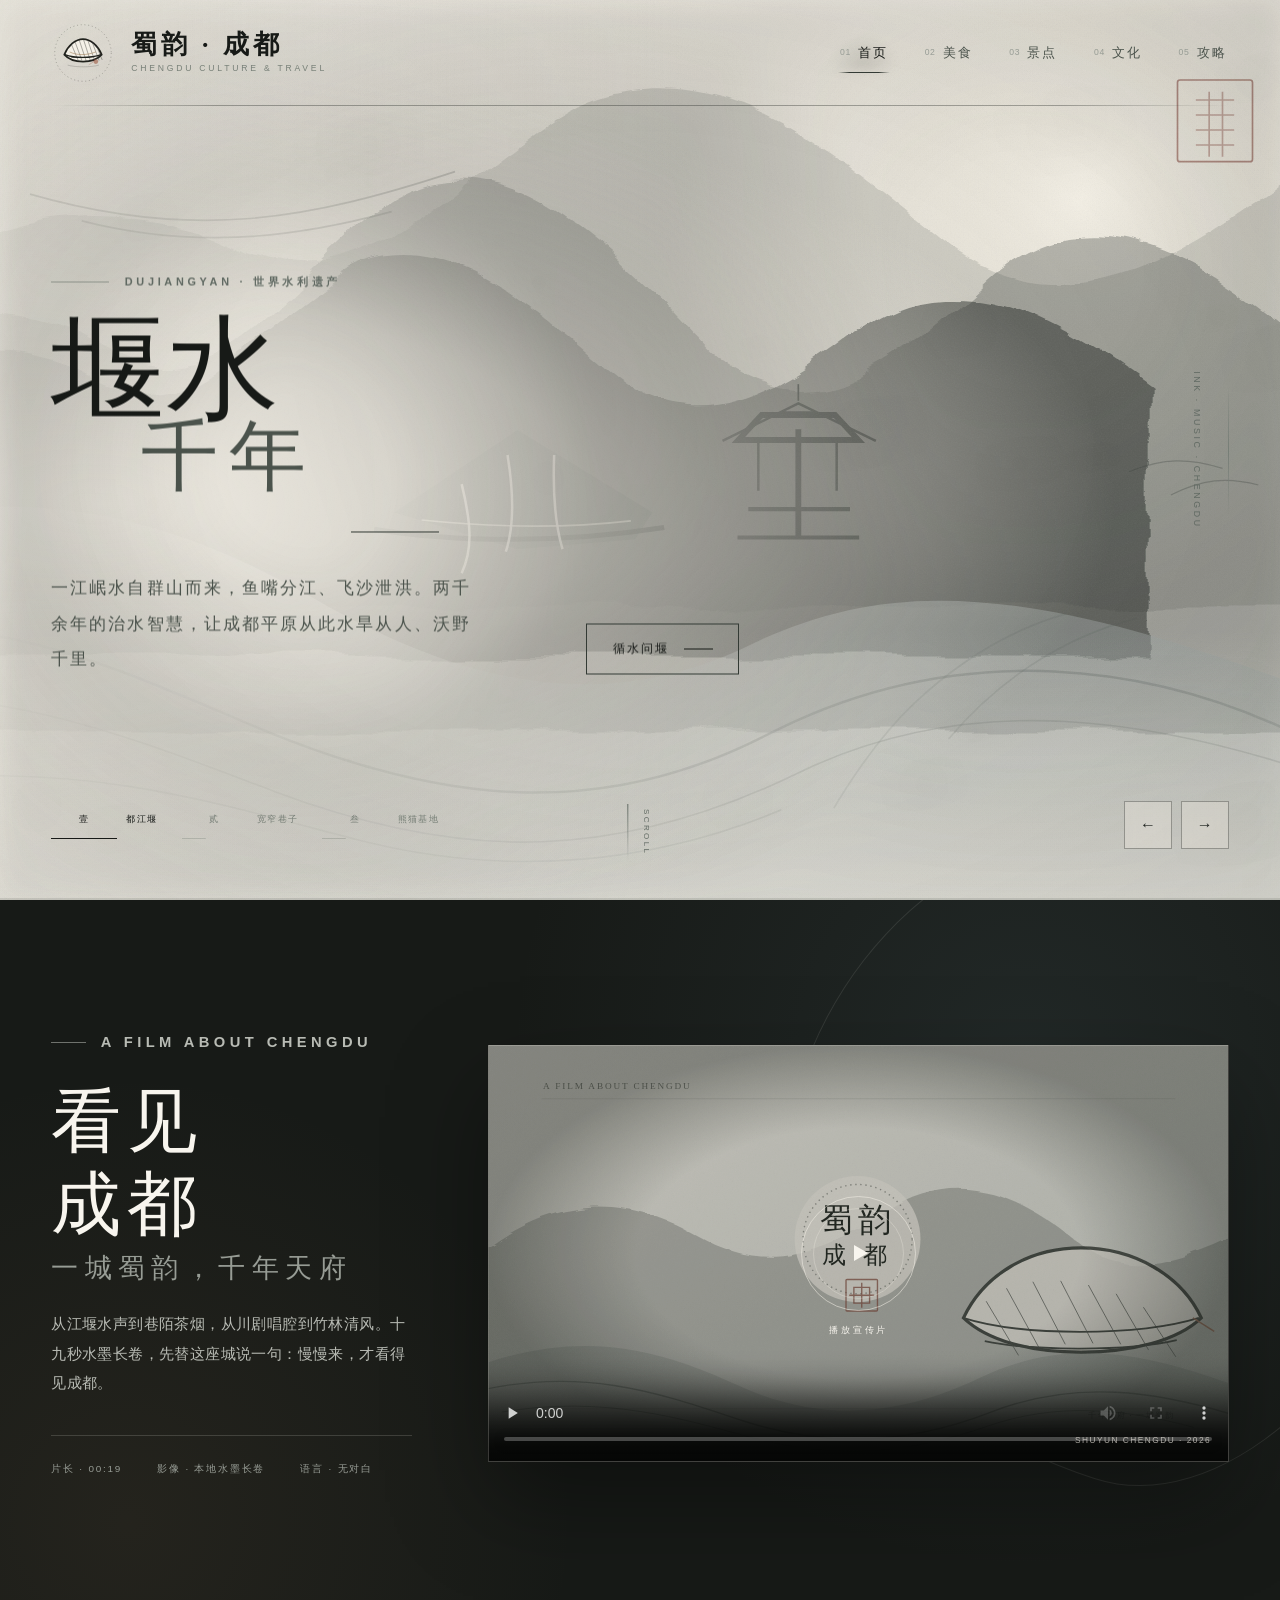
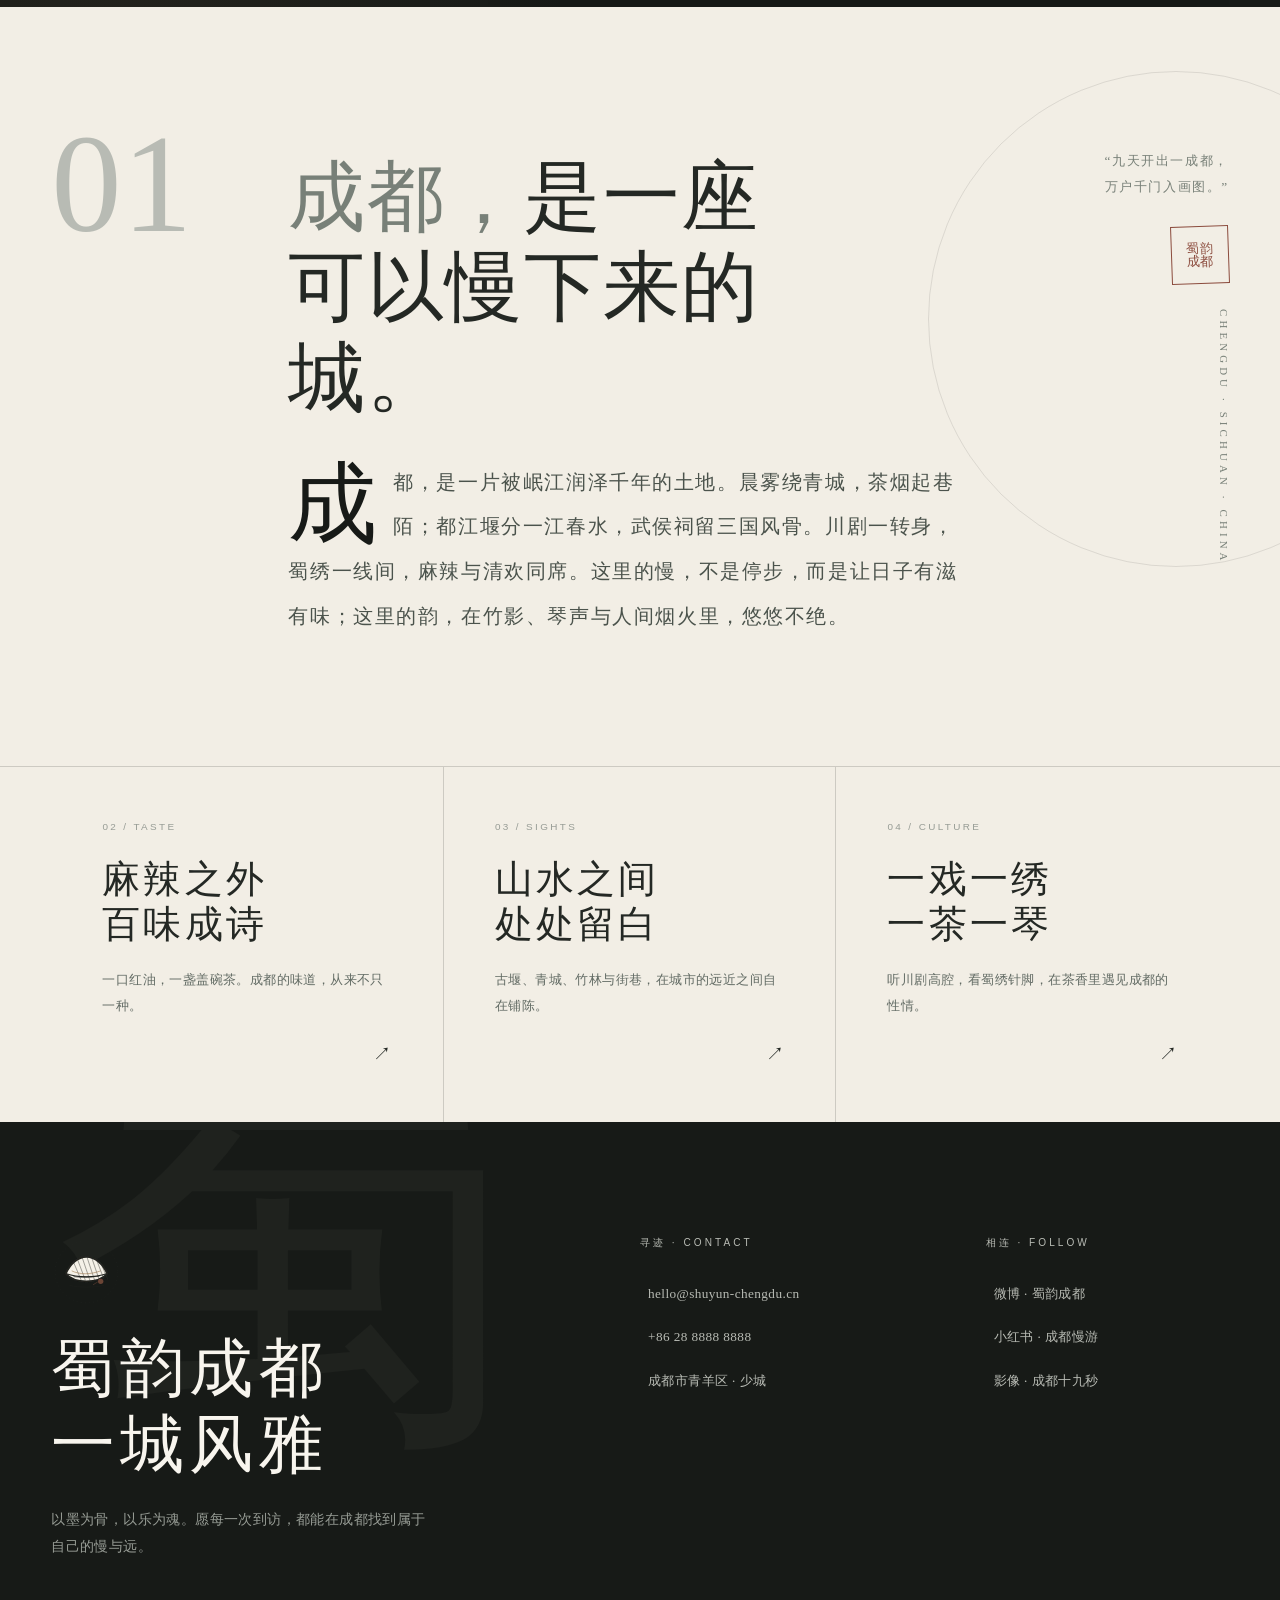
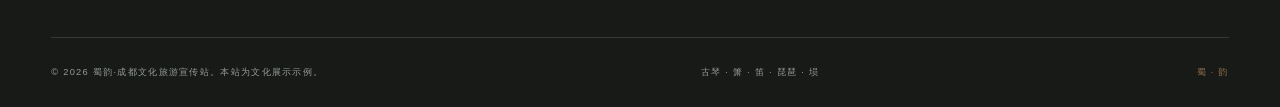
<file: docs/index.html>
<!DOCTYPE html>
<html lang="zh-CN" class="no-js">
<head>
  <meta charset="UTF-8">
  <meta name="viewport" content="width=device-width, initial-scale=1.0">
  <meta name="theme-color" content="#242824">
  <meta name="description" content="蜀韵·成都文化旅游宣传站：在都江堰、宽窄巷子与熊猫竹影之间，遇见千年天府。">
  <title>蜀韵·成都｜成都文化旅游</title>
  <link rel="icon" href="assets/images/logo-qin.svg" type="image/svg+xml">
  <link rel="stylesheet" href="assets/css/main.css">
  <link rel="stylesheet" href="assets/css/home.css">
</head>
<body class="home-page">
  <a class="skip-link" href="#main-content">跳到主要内容</a>
  <h1 class="visually-hidden">蜀韵·成都——成都文化旅游宣传网站</h1>

  <!-- 首页页头：左侧古琴徽记与站名，右侧五项主导航；移动端切换为全屏墨色菜单。 -->
  <header class="home-header" data-site-header data-mobile-nav>
    <div class="home-header__inner">
      <a class="home-brand" href="index.html" aria-label="蜀韵成都首页">
        <img src="assets/images/logo-qin.svg" alt="">
        <span class="home-brand__text">
          <span class="home-brand__title">蜀韵 · 成都</span>
          <span class="home-brand__sub">Chengdu Culture &amp; Travel</span>
        </span>
      </a>

      <nav class="home-nav" id="home-navigation" aria-label="主导航">
        <a class="nav-link is-active" href="index.html" aria-current="page">
          <span class="nav-link__index">01</span>首页
          <img class="nav-instrument" src="assets/images/instrument-qin.svg" alt="">
        </a>
        <a class="nav-link" href="food.html">
          <span class="nav-link__index">02</span>美食
          <img class="nav-instrument" src="assets/images/instrument-xun.svg" alt="">
        </a>
        <a class="nav-link" href="sights.html">
          <span class="nav-link__index">03</span>景点
          <img class="nav-instrument" src="assets/images/instrument-xiao.svg" alt="">
        </a>
        <a class="nav-link" href="culture.html">
          <span class="nav-link__index">04</span>文化
          <img class="nav-instrument" src="assets/images/instrument-pipa.svg" alt="">
        </a>
        <a class="nav-link" href="travel.html">
          <span class="nav-link__index">05</span>攻略
          <img class="nav-instrument" src="assets/images/instrument-di.svg" alt="">
        </a>
        <a class="home-nav__mobile-cta" href="#about">向下展开成都</a>
      </nav>

      <button class="nav-toggle" type="button" aria-expanded="false" aria-controls="home-navigation" data-nav-toggle aria-label="打开导航菜单">
        <span></span><span></span><span></span>
      </button>
    </div>
  </header>

  <main id="main-content">
    <!-- 全屏轮播：三帧分别对应都江堰、宽窄巷子和熊猫基地，支持自动播放、按钮与键盘切换。 -->
    <section class="hero-carousel is-running" role="region" aria-roledescription="轮播图" aria-label="成都代表性景观" data-carousel data-autoplay="7000">
      <div class="hero-slides">
        <article class="hero-slide is-active" data-slide aria-hidden="false">
          <img class="hero-slide__image" src="assets/images/banner-dujiangyan.svg" alt="水墨长卷中的都江堰、岷江与远山" fetchpriority="high">
          <div class="hero-copy">
            <p class="hero-copy__kicker">DUJIANGYAN · 世界水利遗产</p>
            <h2><span>堰水</span><span>千年</span></h2>
            <hr class="hero-copy__line">
            <div class="hero-copy__details">
              <p class="hero-copy__desc">一江岷水自群山而来，鱼嘴分江、飞沙泄洪。两千余年的治水智慧，让成都平原从此水旱从人、沃野千里。</p>
              <a class="ink-button" href="sights.html">循水问堰</a>
            </div>
          </div>
        </article>

        <article class="hero-slide" data-slide aria-hidden="true">
          <img class="hero-slide__image" src="assets/images/banner-kuanzhai.svg" alt="青砖黛瓦、灯笼与月色交织的宽窄巷子" loading="lazy">
          <div class="hero-copy">
            <p class="hero-copy__kicker">KUANZHAI ALLEYS · 少城旧梦</p>
            <h2><span>巷陌</span><span>烟火</span></h2>
            <hr class="hero-copy__line">
            <div class="hero-copy__details">
              <p class="hero-copy__desc">青砖黛瓦藏着少城旧梦，一盏清茶泡开成都的晨昏。宽与窄之间，院落、川剧与市井烟火缓缓相融。</p>
              <a class="ink-button" href="culture.html">入巷听戏</a>
            </div>
          </div>
        </article>

        <article class="hero-slide" data-slide aria-hidden="true">
          <img class="hero-slide__image" src="assets/images/banner-panda.svg" alt="淡墨竹影中安坐的大熊猫" loading="lazy">
          <div class="hero-copy">
            <p class="hero-copy__kicker">PANDA BASE · 万物有灵</p>
            <h2><span>竹影</span><span>憨眠</span></h2>
            <hr class="hero-copy__line">
            <div class="hero-copy__details">
              <p class="hero-copy__desc">风过竹林，黑白团子在晨露间醒来。成都以温柔相待万物，也让每一个远道而来的人，放下匆忙。</p>
              <a class="ink-button" href="sights.html">去看熊猫</a>
            </div>
          </div>
        </article>
      </div>

      <canvas class="hero-canvas" data-ink-canvas aria-hidden="true"></canvas>

      <div class="hero-side-note" aria-hidden="true">
        <span class="hero-side-note__en">Ink · Music · Chengdu</span>
        <span class="hero-side-note__line"></span>
      </div>

      <div class="hero-controls">
        <div class="hero-indicators" role="group" aria-label="选择轮播画面">
          <button class="hero-indicator" type="button" data-carousel-indicator="0" aria-label="显示都江堰" aria-current="true"><span>壹</span><span class="hero-indicator__label">都江堰</span></button>
          <button class="hero-indicator" type="button" data-carousel-indicator="1" aria-label="显示宽窄巷子" aria-current="false"><span>贰</span><span class="hero-indicator__label">宽窄巷子</span></button>
          <button class="hero-indicator" type="button" data-carousel-indicator="2" aria-label="显示熊猫基地" aria-current="false"><span>叁</span><span class="hero-indicator__label">熊猫基地</span></button>
        </div>
        <div class="hero-arrows">
          <button class="hero-arrow" type="button" data-carousel-prev aria-label="上一张">
            <span class="hero-arrow__glyph" aria-hidden="true">←</span>
          </button>
          <button class="hero-arrow hero-arrow--next" type="button" data-carousel-next aria-label="下一张">
            <span class="hero-arrow__glyph" aria-hidden="true">→</span>
          </button>
        </div>
      </div>

      <a class="hero-scroll" href="#film">SCROLL</a>
      <div class="hero-progress" aria-hidden="true"><span class="hero-progress__bar" data-carousel-progress></span></div>
      <p class="visually-hidden" aria-live="polite" data-carousel-status>第 1 张，共 3 张：都江堰</p>
    </section>

    <!-- 宣传视频：默认只展示封面，点击后淡出封面并调用原生视频控件。 -->
    <section class="film-section section" id="film" aria-labelledby="film-title">
      <div class="container film-grid">
        <div class="film-copy" data-reveal="left">
          <p class="eyebrow">A FILM ABOUT CHENGDU</p>
          <h2 id="film-title">看见<br>成都 <em>一城蜀韵，千年天府</em></h2>
          <p>从江堰水声到巷陌茶烟，从川剧唱腔到竹林清风。十九秒水墨长卷，先替这座城说一句：慢慢来，才看得见成都。</p>
          <div class="film-meta">
            <span>片长 · 00:19</span>
            <span>影像 · 本地水墨长卷</span>
            <span>语言 · 无对白</span>
          </div>
        </div>

        <figure class="film-frame" data-video-frame data-reveal="right">
          <video class="promo-video" controls preload="none" playsinline poster="assets/images/video-poster.svg" data-video-player aria-label="蜀韵成都水墨宣传短片">
            <source src="assets/video/promo.mp4" type="video/mp4">
            <track kind="captions" src="assets/video/promo.vtt" srclang="zh" label="中文场景说明">
            您的浏览器不支持视频播放，请使用现代浏览器访问。
          </video>
          <div class="video-poster-layer">
            <button class="video-trigger" type="button" data-video-trigger aria-label="播放蜀韵成都宣传片">
              <span class="video-trigger__play" aria-hidden="true"></span>
              <span class="video-trigger__label">播放宣传片</span>
            </button>
          </div>
          <figcaption class="video-caption">SHUYUN CHENGDU · 2026</figcaption>
        </figure>
      </div>
    </section>

    <!-- 百字成都介绍：大字标题、首字下沉与印章落款构成东方编辑式版面。 -->
    <section class="intro-section section" id="about" aria-labelledby="about-title">
      <div class="container intro-grid">
        <div class="intro-index" aria-hidden="true" data-reveal="left">01</div>
        <div class="intro-copy">
          <p class="eyebrow" data-reveal>CITY PORTRAIT · 城市画像</p>
          <h2 id="about-title" data-reveal><span>成都，</span>是一座<br>可以慢下来的城。</h2>
          <p class="intro-text" data-reveal>成都，是一片被岷江润泽千年的土地。晨雾绕青城，茶烟起巷陌；都江堰分一江春水，武侯祠留三国风骨。川剧一转身，蜀绣一线间，麻辣与清欢同席。这里的慢，不是停步，而是让日子有滋有味；这里的韵，在竹影、琴声与人间烟火里，悠悠不绝。</p>
        </div>
        <aside class="intro-aside" aria-label="城市题签" data-reveal="right">
          <p class="intro-aside__quote">“九天开出一成都，<br>万户千门入画图。”</p>
          <span class="seal" aria-label="蜀韵印章">蜀韵<br>成都</span>
          <span class="vertical-note">CHENGDU · SICHUAN · CHINA</span>
        </aside>
      </div>
    </section>

    <!-- 三项内容索引，以可点击目录引导用户进入其余页面。 -->
    <nav class="home-index" aria-label="探索成都更多内容">
      <div class="container home-index__inner">
        <a class="home-index__item" href="food.html" data-reveal>
          <span class="home-index__no">02 / TASTE</span>
          <h3>麻辣之外<br>百味成诗</h3>
          <p>一口红油，一盏盖碗茶。成都的味道，从来不只一种。</p>
          <span class="home-index__arrow" aria-hidden="true">↗</span>
        </a>
        <a class="home-index__item" href="sights.html" data-reveal style="--reveal-delay: 100ms">
          <span class="home-index__no">03 / SIGHTS</span>
          <h3>山水之间<br>处处留白</h3>
          <p>古堰、青城、竹林与街巷，在城市的远近之间自在铺陈。</p>
          <span class="home-index__arrow" aria-hidden="true">↗</span>
        </a>
        <a class="home-index__item" href="culture.html" data-reveal style="--reveal-delay: 200ms">
          <span class="home-index__no">04 / CULTURE</span>
          <h3>一戏一绣<br>一茶一琴</h3>
          <p>听川剧高腔，看蜀绣针脚，在茶香里遇见成都的性情。</p>
          <span class="home-index__arrow" aria-hidden="true">↗</span>
        </a>
      </div>
    </nav>
  </main>

  <!-- 首页页尾：品牌叙事、联系信息与社交入口分栏展开。 -->
  <footer class="home-footer" id="footer">
    <div class="container home-footer__main">
      <div class="home-footer__brand">
        <img src="assets/images/logo-qin.svg" alt="">
        <h2>蜀韵成都<br>一城风雅</h2>
        <p>以墨为骨，以乐为魂。愿每一次到访，都能在成都找到属于自己的慢与远。</p>
      </div>
      <div class="home-footer__column">
        <h3>寻迹 · Contact</h3>
        <ul>
          <li><a href="mailto:hello@shuyun-chengdu.cn">hello@shuyun-chengdu.cn</a></li>
          <li><a href="tel:+862888888888">+86 28 8888 8888</a></li>
          <li><a href="travel.html#travel-notes">成都市青羊区 · 少城</a></li>
        </ul>
      </div>
      <div class="home-footer__column">
        <h3>相连 · Follow</h3>
        <ul>
          <li><a href="https://weibo.com/" target="_blank" rel="noopener noreferrer">微博 · 蜀韵成都</a></li>
          <li><a href="https://www.xiaohongshu.com/" target="_blank" rel="noopener noreferrer">小红书 · 成都慢游</a></li>
          <li><a href="#film">影像 · 成都十九秒</a></li>
        </ul>
      </div>
    </div>
    <div class="container home-footer__bottom">
      <p>© 2026 蜀韵·成都文化旅游宣传站。本站为文化展示示例。</p>
      <p>古琴 <span aria-hidden="true">·</span> 箫 <span aria-hidden="true">·</span> 笛 <span aria-hidden="true">·</span> 琵琶 <span aria-hidden="true">·</span> 埙</p>
      <p class="home-footer__stamp">蜀 · 韵</p>
    </div>
  </footer>

  <script defer src="assets/js/modules/navigation.js"></script>
  <script defer src="assets/js/modules/reveal.js"></script>
  <script defer src="assets/js/modules/carousel.js"></script>
  <script defer src="assets/js/modules/video.js"></script>
  <script defer src="assets/js/modules/ink-canvas.js"></script>
  <script defer src="assets/js/main.js"></script>
</body>
</html>
</file>
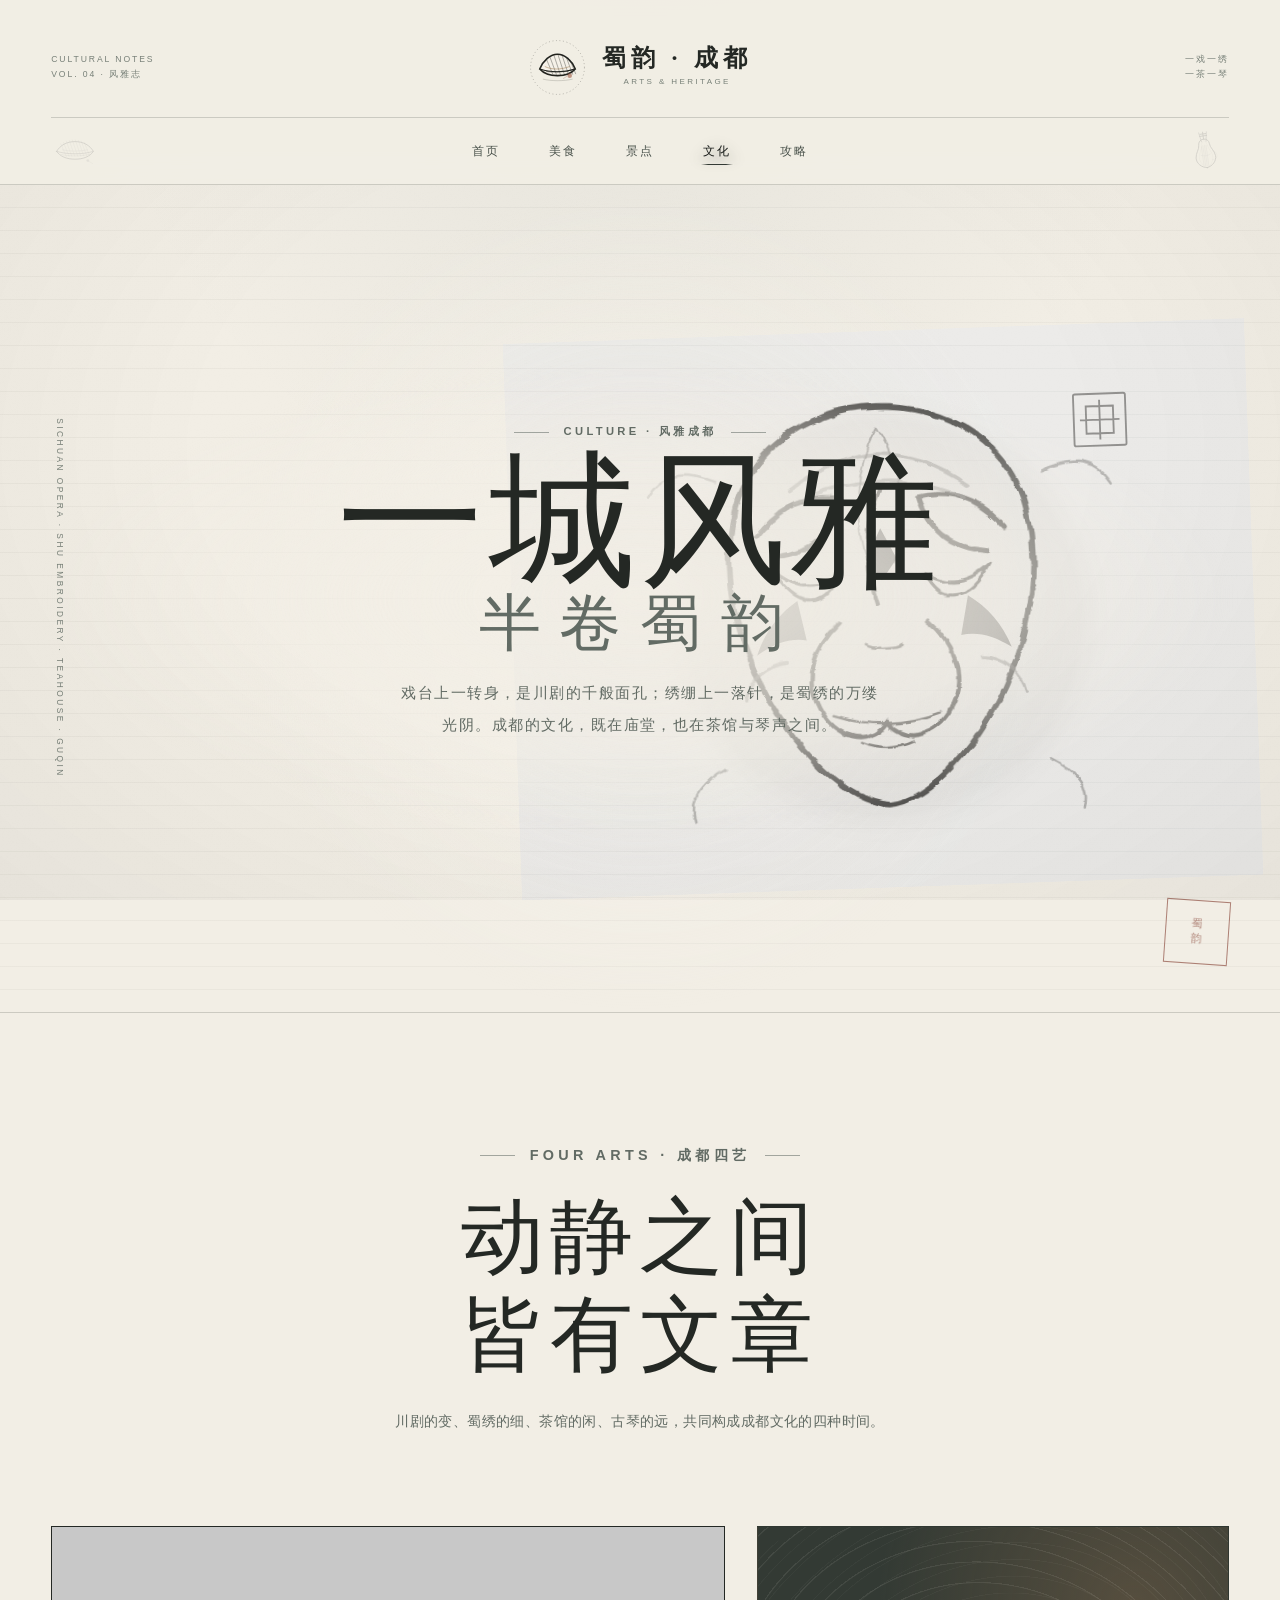
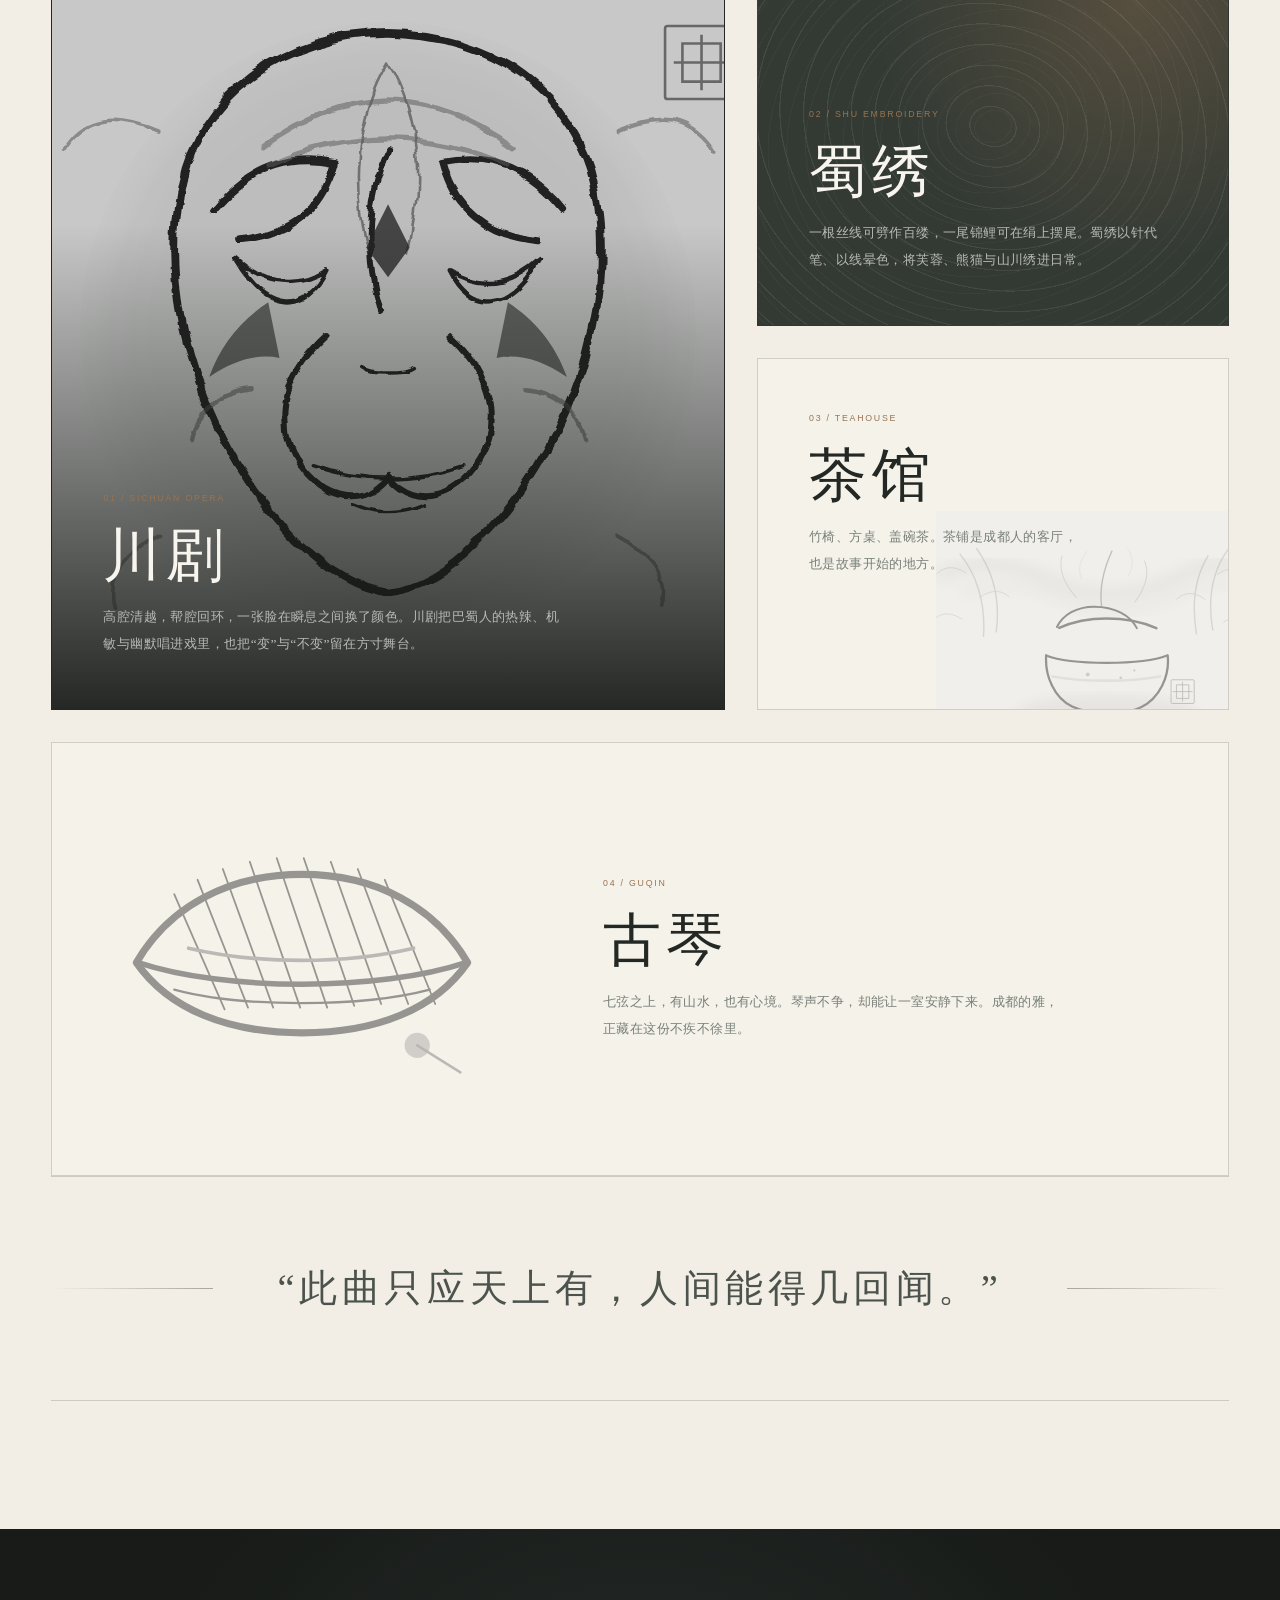
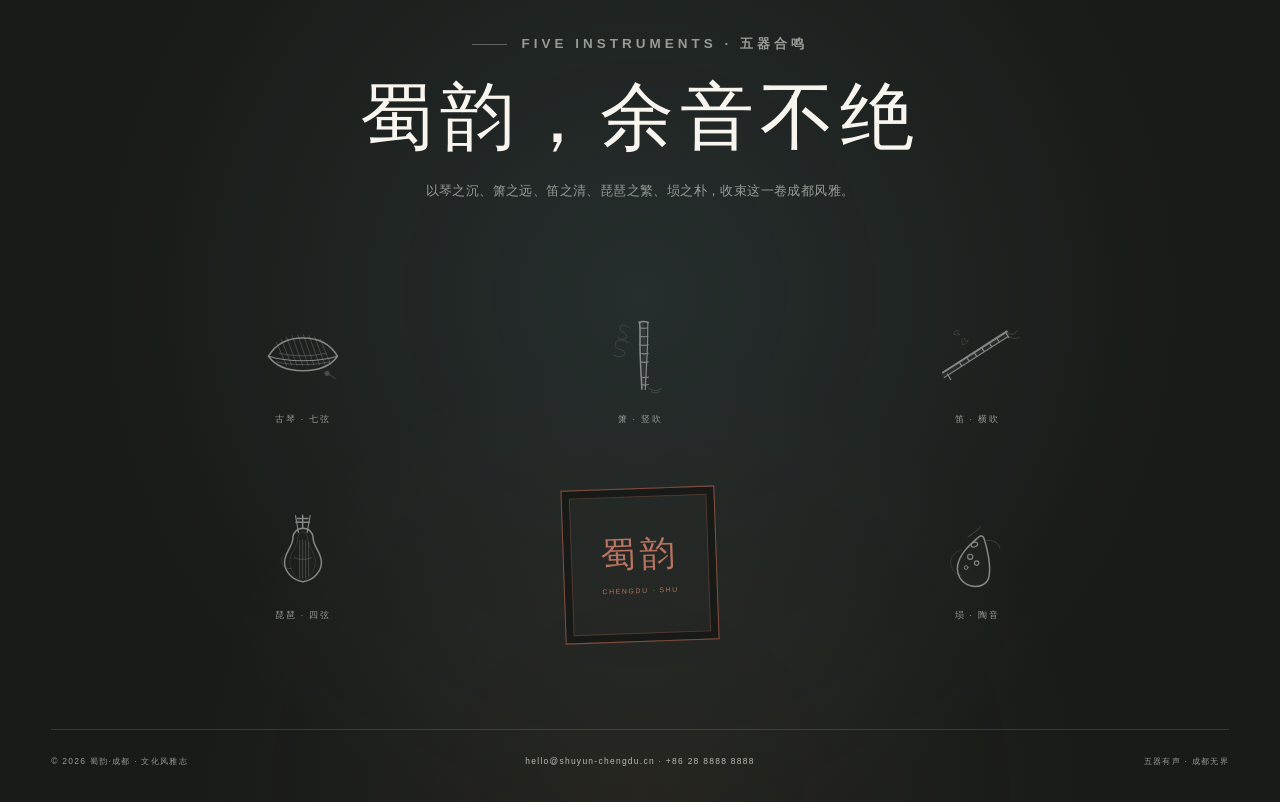
<file: docs/culture.html>
<!DOCTYPE html>
<html lang="zh-CN" class="no-js">
<head>
  <meta charset="UTF-8">
  <meta name="viewport" content="width=device-width, initial-scale=1.0">
  <meta name="theme-color" content="#f2eee5">
  <meta name="description" content="蜀韵·成都文化篇：川剧、蜀绣、茶馆与古琴，在戏、绣、茶、琴之间读懂成都性情。">
  <title>一城风雅｜蜀韵·成都</title>
  <link rel="icon" href="assets/images/logo-qin.svg" type="image/svg+xml">
  <link rel="stylesheet" href="assets/css/main.css">
  <link rel="stylesheet" href="assets/css/culture.css">
</head>
<body class="culture-page">
  <a class="skip-link" href="#main-content">跳到主要内容</a>

  <!-- 文化页页头：中轴徽记与对称导航，两侧以古琴、琵琶轮廓作平衡。 -->
  <header class="culture-header" data-site-header data-mobile-nav>
    <div class="culture-header__top">
      <p class="culture-header__note">CULTURAL NOTES<br>VOL. 04 · 风雅志</p>
      <a class="culture-brand" href="index.html" aria-label="返回蜀韵成都首页">
        <img src="assets/images/logo-qin.svg" alt="">
        <span class="culture-brand__text">
          <span class="culture-brand__title">蜀韵 · 成都</span>
          <span class="culture-brand__sub">ARTS &amp; HERITAGE</span>
        </span>
      </a>
      <p class="culture-header__note">一戏一绣<br>一茶一琴</p>
    </div>

    <div class="culture-nav-row">
      <img class="culture-nav-row__instrument" src="assets/images/instrument-qin.svg" alt="" aria-hidden="true">
      <nav class="culture-nav" id="culture-navigation" aria-label="主导航">
        <a class="nav-link" href="index.html">首页<img class="nav-link__glyph" src="assets/images/instrument-qin.svg" alt=""></a>
        <a class="nav-link" href="food.html">美食<img class="nav-link__glyph" src="assets/images/instrument-xun.svg" alt=""></a>
        <a class="nav-link" href="sights.html">景点<img class="nav-link__glyph" src="assets/images/instrument-xiao.svg" alt=""></a>
        <a class="nav-link is-active" href="culture.html" aria-current="page">文化<img class="nav-link__glyph" src="assets/images/instrument-pipa.svg" alt=""></a>
        <a class="nav-link" href="travel.html">攻略<img class="nav-link__glyph" src="assets/images/instrument-di.svg" alt=""></a>
      </nav>
      <img class="culture-nav-row__instrument culture-nav-row__instrument--right" src="assets/images/instrument-pipa.svg" alt="" aria-hidden="true">
      <button class="nav-toggle" type="button" aria-expanded="false" aria-controls="culture-navigation" data-nav-toggle aria-label="打开导航菜单">
        <span></span><span></span><span></span>
      </button>
    </div>
  </header>

  <main id="main-content">
    <!-- 川剧开篇：水墨脸谱从右侧淡入，与中轴标题形成一动一静的对称。 -->
    <section class="culture-hero" aria-labelledby="culture-title">
      <span class="culture-hero__side" aria-hidden="true">SICHUAN OPERA · SHU EMBROIDERY · TEAHOUSE · GUQIN</span>
      <img class="culture-hero__mask" src="assets/images/culture-opera.svg" alt="以焦墨与淡靛绘成的川剧脸谱">
      <div class="culture-hero__content page-arrive">
        <p class="eyebrow">CULTURE · 风雅成都</p>
        <h1 id="culture-title">一城风雅<span>半卷蜀韵</span></h1>
        <p class="culture-hero__desc">戏台上一转身，是川剧的千般面孔；绣绷上一落针，是蜀绣的万缕光阴。成都的文化，既在庙堂，也在茶馆与琴声之间。</p>
      </div>
      <span class="culture-hero__seal" aria-hidden="true">蜀<br>韵</span>
    </section>

    <!-- 四艺拼贴：川剧、蜀绣、茶馆、古琴，以大小不等的画面形成文化节奏。 -->
    <section class="culture-arts" aria-labelledby="arts-title">
      <div class="container">
        <header class="culture-arts__heading" data-reveal>
          <p class="eyebrow eyebrow--centered">FOUR ARTS · 成都四艺</p>
          <h2 id="arts-title">动静之间<br>皆有文章</h2>
          <p>川剧的变、蜀绣的细、茶馆的闲、古琴的远，共同构成成都文化的四种时间。</p>
        </header>

        <div class="culture-mosaic">
          <article class="culture-art culture-art--opera" id="opera" data-reveal>
            <img src="assets/images/culture-opera.svg" alt="川剧脸谱水墨插画" loading="lazy">
            <div class="culture-art__copy">
              <span class="culture-art__no">01 / SICHUAN OPERA</span>
              <h3>川剧</h3>
              <p>高腔清越，帮腔回环，一张脸在瞬息之间换了颜色。川剧把巴蜀人的热辣、机敏与幽默唱进戏里，也把“变”与“不变”留在方寸舞台。</p>
            </div>
          </article>

          <article class="culture-art culture-art--embroidery" data-reveal="right">
            <div class="culture-art__copy">
              <span class="culture-art__no">02 / SHU EMBROIDERY</span>
              <h3>蜀绣</h3>
              <p>一根丝线可劈作百缕，一尾锦鲤可在绢上摆尾。蜀绣以针代笔、以线晕色，将芙蓉、熊猫与山川绣进日常。</p>
            </div>
          </article>

          <article class="culture-art culture-art--tea" id="teahouse" data-reveal="right">
            <img src="assets/images/food-tea.svg" alt="盖碗茶与茶烟水墨插画" loading="lazy">
            <div class="culture-art__copy">
              <span class="culture-art__no">03 / TEAHOUSE</span>
              <h3>茶馆</h3>
              <p>竹椅、方桌、盖碗茶。茶铺是成都人的客厅，也是故事开始的地方。</p>
            </div>
          </article>

          <article class="culture-art culture-art--qin" data-reveal>
            <img class="culture-art__instrument" src="assets/images/instrument-qin.svg" alt="古琴线描" loading="lazy">
            <div class="culture-art__copy">
              <span class="culture-art__no">04 / GUQIN</span>
              <h3>古琴</h3>
              <p>七弦之上，有山水，也有心境。琴声不争，却能让一室安静下来。成都的雅，正藏在这份不疾不徐里。</p>
            </div>
          </article>
        </div>

        <div class="culture-quote" data-reveal>
          <span aria-hidden="true"></span>
          <blockquote>“此曲只应天上有，人间能得几回闻。”</blockquote>
          <span aria-hidden="true"></span>
        </div>
      </div>
    </section>
  </main>

  <!-- 文化页页尾：五件古乐器围合“蜀韵”印章，悬停时旋转并显示音色意象。 -->
  <footer class="culture-footer" id="footer">
    <div class="container culture-footer__intro" data-reveal>
      <p class="eyebrow">FIVE INSTRUMENTS · 五器合鸣</p>
      <h2>蜀韵，余音不绝</h2>
      <p>以琴之沉、箫之远、笛之清、琵琶之繁、埙之朴，收束这一卷成都风雅。</p>
    </div>

    <div class="instrument-orbit" aria-label="古乐器装饰组">
      <figure class="instrument-item instrument-item--qin" data-sound="琴音 · 沉远" data-reveal>
        <img src="assets/images/instrument-qin.svg" alt="古琴线描">
        <figcaption>古琴 · 七弦</figcaption>
      </figure>
      <figure class="instrument-item instrument-item--xiao" data-sound="箫声 · 幽长" data-reveal style="--reveal-delay: 80ms">
        <img src="assets/images/instrument-xiao.svg" alt="箫线描">
        <figcaption>箫 · 竖吹</figcaption>
      </figure>
      <figure class="instrument-item instrument-item--di" data-sound="笛音 · 清亮" data-reveal style="--reveal-delay: 160ms">
        <img src="assets/images/instrument-di.svg" alt="笛线描">
        <figcaption>笛 · 横吹</figcaption>
      </figure>
      <figure class="instrument-item instrument-item--pipa" data-sound="琵琶 · 繁弦" data-reveal style="--reveal-delay: 240ms">
        <img src="assets/images/instrument-pipa.svg" alt="琵琶线描">
        <figcaption>琵琶 · 四弦</figcaption>
      </figure>
      <div class="instrument-seal" aria-label="蜀韵印章">
        <div><span>蜀韵</span><small>CHENGDU · SHU</small></div>
      </div>
      <figure class="instrument-item instrument-item--xun" data-sound="埙声 · 古朴" data-reveal style="--reveal-delay: 320ms">
        <img src="assets/images/instrument-xun.svg" alt="埙线描">
        <figcaption>埙 · 陶音</figcaption>
      </figure>
    </div>

    <div class="container culture-footer__meta">
      <p>© 2026 蜀韵·成都 · 文化风雅志</p>
      <p><a href="mailto:hello@shuyun-chengdu.cn">hello@shuyun-chengdu.cn</a> · <a href="tel:+862888888888">+86 28 8888 8888</a></p>
      <p>五器有声 · 成都无界</p>
    </div>
  </footer>

  <script defer src="assets/js/modules/navigation.js"></script>
  <script defer src="assets/js/modules/reveal.js"></script>
  <script defer src="assets/js/modules/carousel.js"></script>
  <script defer src="assets/js/modules/video.js"></script>
  <script defer src="assets/js/modules/ink-canvas.js"></script>
  <script defer src="assets/js/main.js"></script>
</body>
</html>
</file>
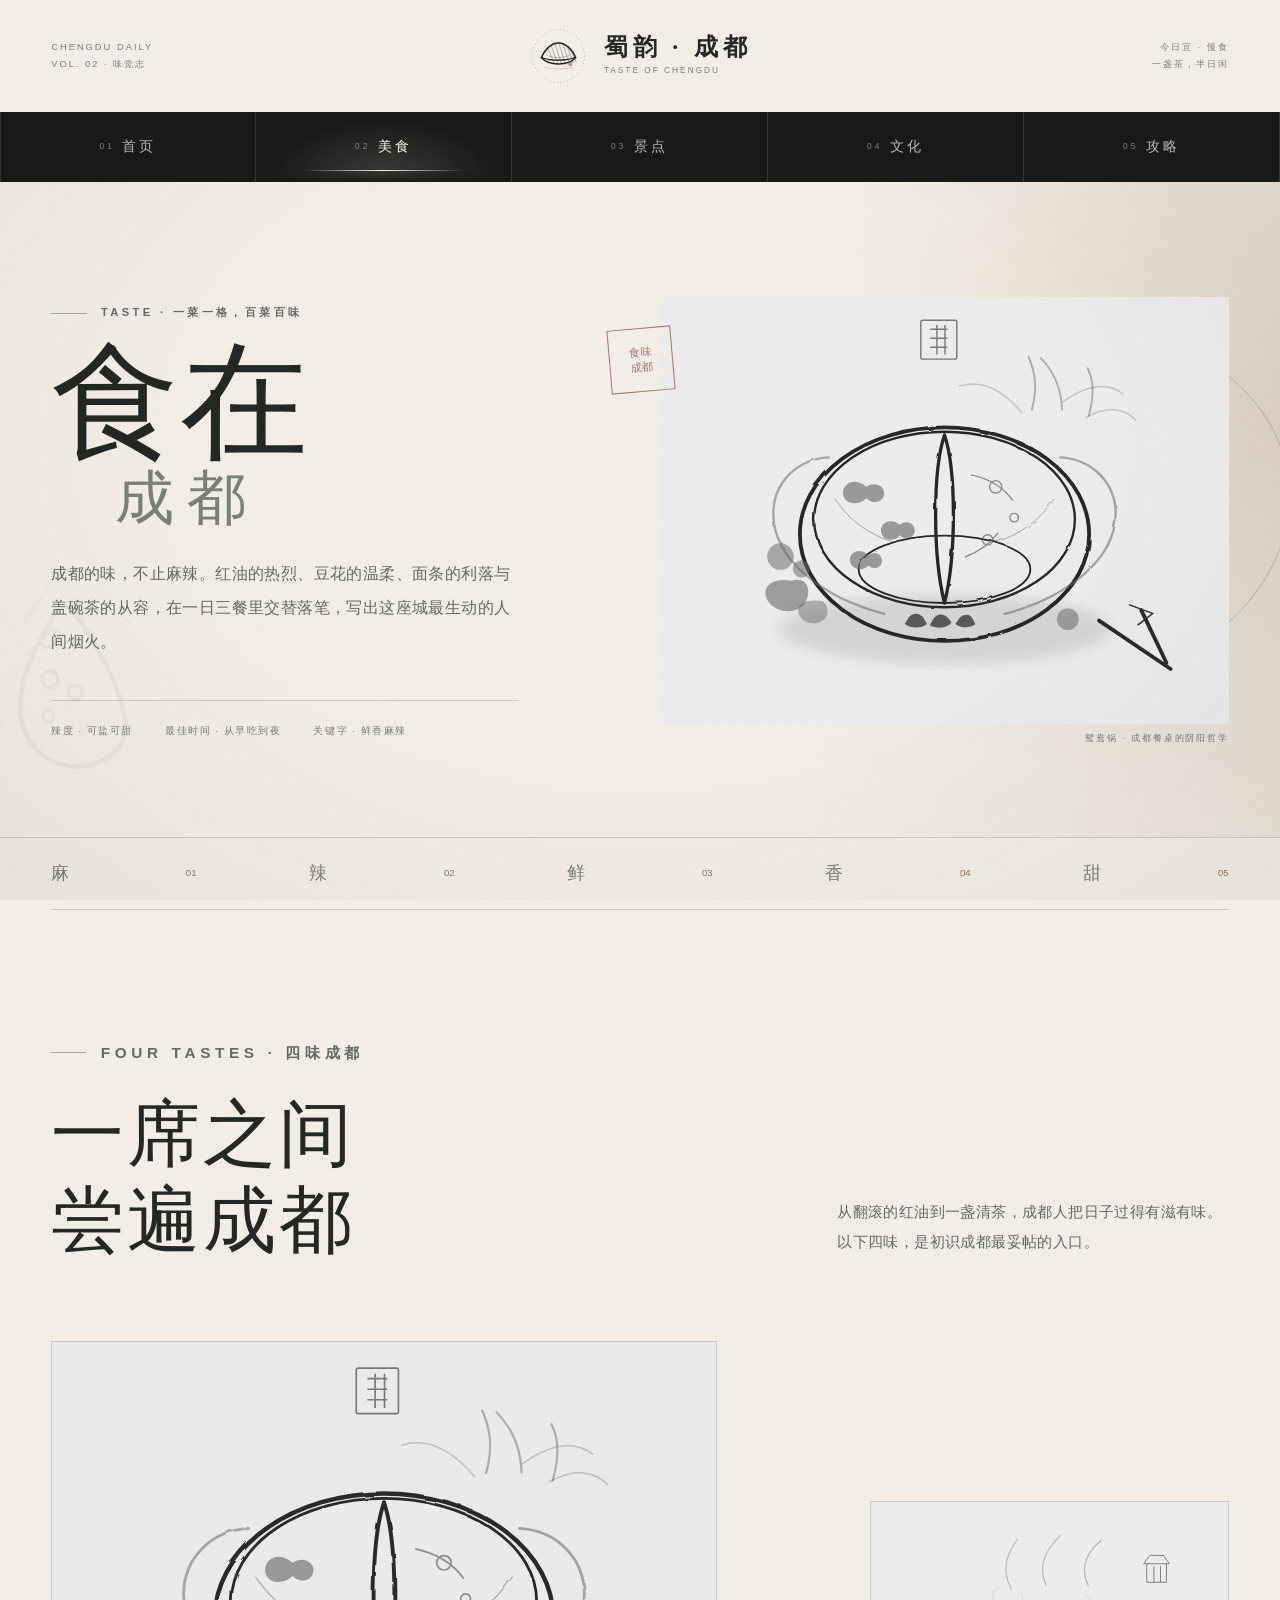
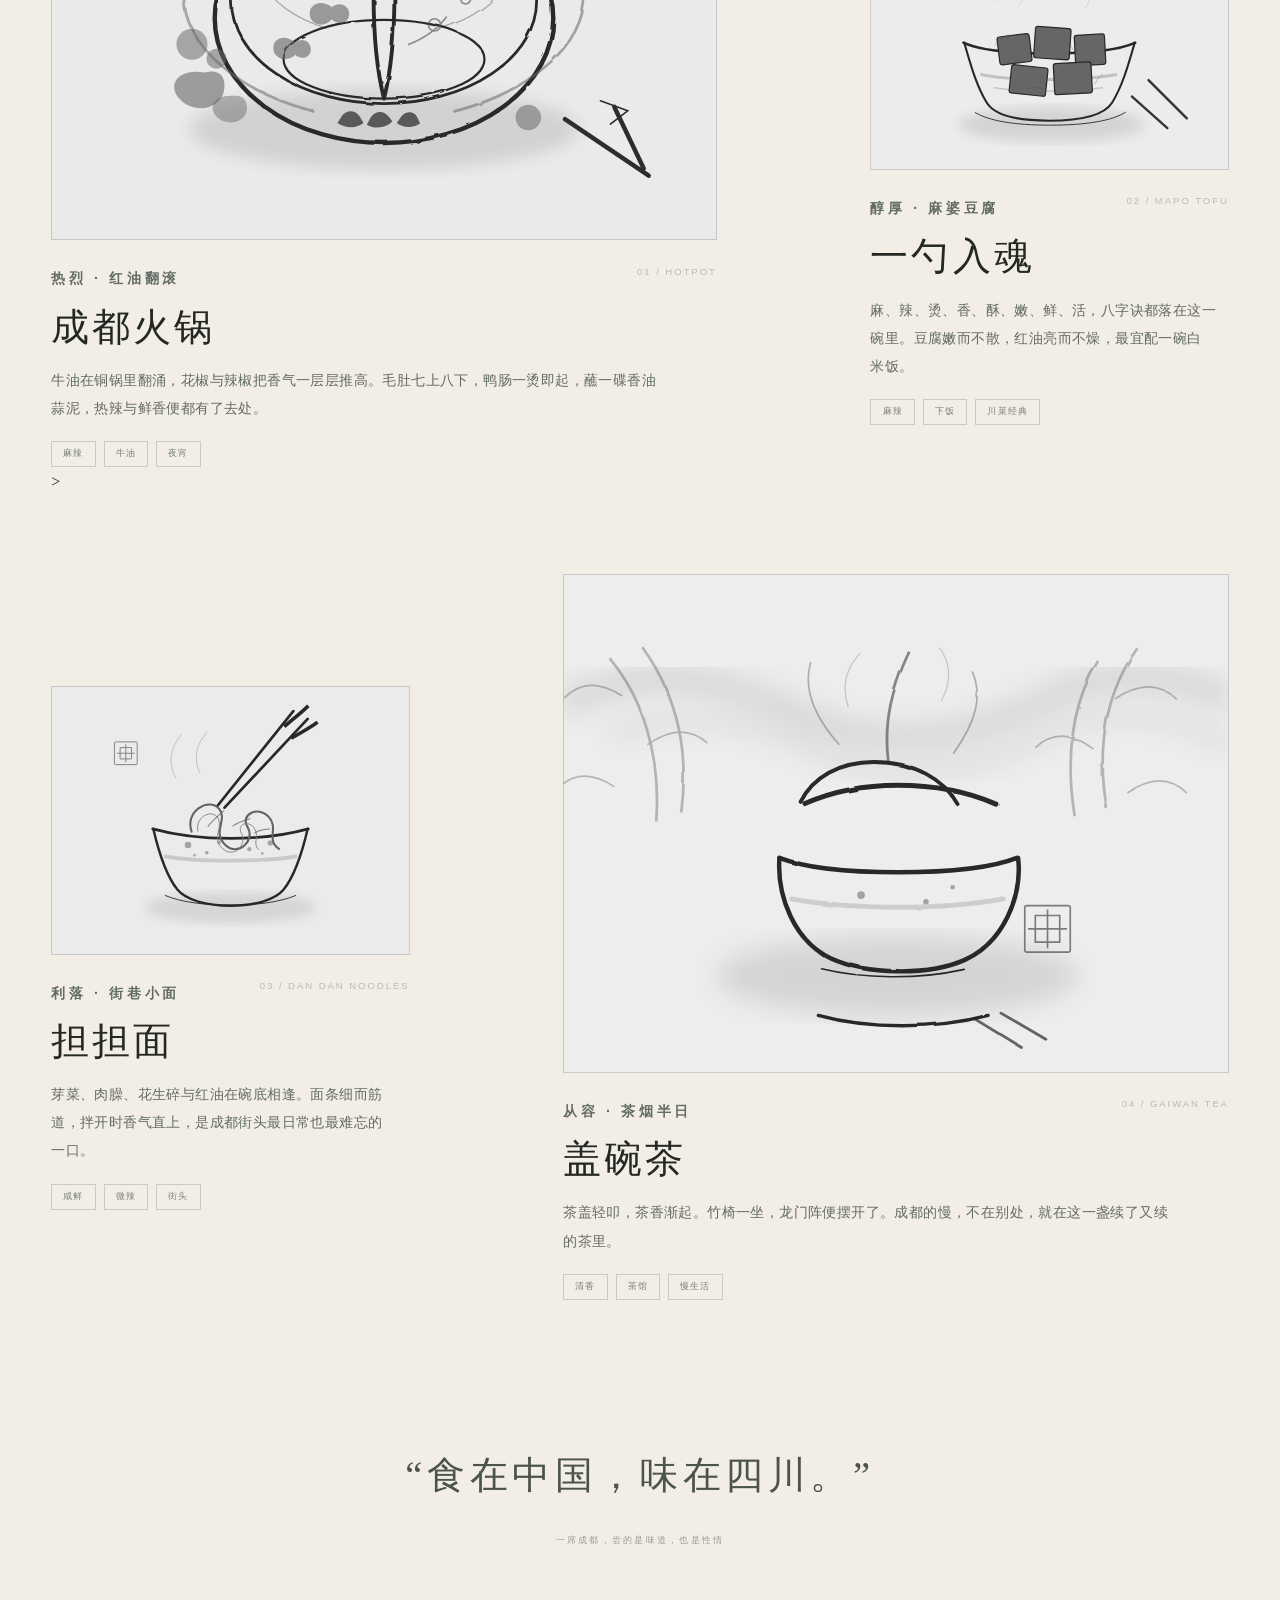
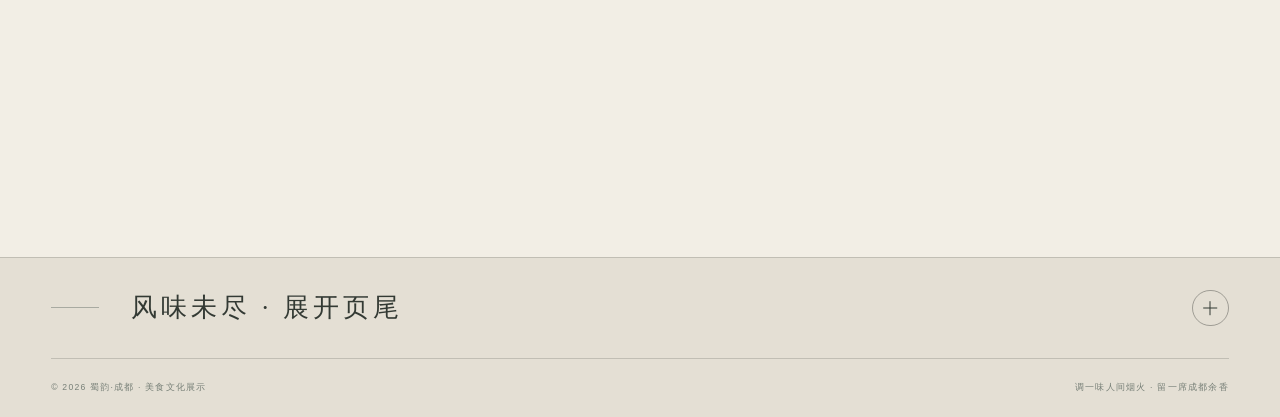
<file: docs/food.html>
<!DOCTYPE html>
<html lang="zh-CN" class="no-js">
<head>
  <meta charset="UTF-8">
  <meta name="viewport" content="width=device-width, initial-scale=1.0">
  <meta name="theme-color" content="#f2eee5">
  <meta name="description" content="蜀韵·成都美食篇：火锅、麻婆豆腐、担担面与盖碗茶，读懂麻辣之外的百味成都。">
  <title>食在成都｜蜀韵·成都</title>
  <link rel="icon" href="assets/images/logo-qin.svg" type="image/svg+xml">
  <link rel="stylesheet" href="assets/css/main.css">
  <link rel="stylesheet" href="assets/css/food.css">
</head>
<body class="food-page">
  <a class="skip-link" href="#main-content">跳到主要内容</a>

  <!-- 美食页页头：传统报头居中，下方以墨色通栏铺开五项导航。 -->
  <header class="food-header" data-site-header data-mobile-nav>
    <div class="food-masthead">
      <p class="food-masthead__note">CHENGDU DAILY<br>VOL. 02 · 味觉志</p>
      <a class="food-brand" href="index.html" aria-label="返回蜀韵成都首页">
        <img src="assets/images/logo-qin.svg" alt="">
        <span class="food-brand__text">
          <span class="food-brand__title">蜀韵 · 成都</span>
          <span class="food-brand__sub">TASTE OF CHENGDU</span>
        </span>
      </a>
      <p class="food-masthead__note">今日宜 · 慢食<br>一盏茶，半日闲</p>
    </div>

    <div class="food-navbar">
      <nav class="food-nav" id="food-navigation" aria-label="主导航">
        <a class="nav-link" href="index.html"><span class="nav-link__no">01</span>首页</a>
        <a class="nav-link is-active" href="food.html" aria-current="page"><span class="nav-link__no">02</span>美食</a>
        <a class="nav-link" href="sights.html"><span class="nav-link__no">03</span>景点</a>
        <a class="nav-link" href="culture.html"><span class="nav-link__no">04</span>文化</a>
        <a class="nav-link" href="travel.html"><span class="nav-link__no">05</span>攻略</a>
      </nav>
      <button class="nav-toggle" type="button" aria-expanded="false" aria-controls="food-navigation" data-nav-toggle aria-label="打开导航菜单">
        <span></span><span></span><span></span>
      </button>
    </div>
  </header>

  <main id="main-content">
    <!-- 味觉开篇：左侧纵向大标题，右侧火锅插画，形成纸质刊物式不对称构图。 -->
    <section class="food-hero" aria-labelledby="food-title">
      <div class="container food-hero__grid">
        <div class="food-hero__copy page-arrive">
          <p class="eyebrow">TASTE · 一菜一格，百菜百味</p>
          <h1 id="food-title"><span>食在</span><em>成都</em></h1>
          <p>成都的味，不止麻辣。红油的热烈、豆花的温柔、面条的利落与盖碗茶的从容，在一日三餐里交替落笔，写出这座城最生动的人间烟火。</p>
          <div class="food-hero__meta">
            <span>辣度 · 可盐可甜</span>
            <span>最佳时间 · 从早吃到夜</span>
            <span>关键字 · 鲜香麻辣</span>
          </div>
        </div>

        <figure class="food-hero__visual" data-reveal="right">
          <span class="food-hero__stamp" aria-hidden="true">食味<br>成都</span>
          <img src="assets/images/food-hotpot.svg" alt="太极鸳鸯锅、竹筷与花椒辣椒组成的水墨插画">
          <figcaption>鸳鸯锅 · 成都餐桌的阴阳哲学</figcaption>
        </figure>
        <img class="food-hero__instrument" src="assets/images/instrument-xun.svg" alt="" aria-hidden="true">
      </div>
    </section>

    <div class="container food-intro-band" aria-hidden="true">
      <span>麻</span><span>01</span><span>辣</span><span>02</span><span>鲜</span><span>03</span><span>香</span><span>04</span><span>甜</span><span>05</span>
    </div>

    <!-- 四道代表风味：不采用等高卡片，以错落节奏呼应“百菜百味”。 -->
    <section class="food-dishes section" aria-labelledby="dishes-title">
      <div class="container">
        <header class="section-heading">
          <div data-reveal>
            <p class="eyebrow">FOUR TASTES · 四味成都</p>
            <h2 id="dishes-title">一席之间<br>尝遍成都</h2>
          </div>
          <p data-reveal>从翻滚的红油到一盏清茶，成都人把日子过得有滋有味。以下四味，是初识成都最妥帖的入口。</p>
        </header>

        <div class="food-grid">
          <article class="food-dish food-dish--hotpot" data-reveal>
            <figure class="food-dish__figure">
              <img src="assets/images/food-hotpot.svg" alt="鸳鸯火锅水墨插画" loading="lazy">
            </figure>
            <div class="food-dish__content">
              <span class="food-dish__number">01 / HOTPOT</span>
              <p class="food-dish__category">热烈 · 红油翻滚</p>
              <h3>成都火锅</h3>
              <p>牛油在铜锅里翻涌，花椒与辣椒把香气一层层推高。毛肚七上八下，鸭肠一烫即起，蘸一碟香油蒜泥，热辣与鲜香便都有了去处。</p>
              <div class="food-dish__tags" aria-label="风味标签"><span>麻辣</span><span>牛油</span><span>夜宵</span></div>>
            </div>
          </article>

          <article class="food-dish food-dish--mapo" data-reveal="right">
            <figure class="food-dish__figure">
              <img src="assets/images/food-mapo.svg" alt="青花碗中的麻婆豆腐水墨插画" loading="lazy">
            </figure>
            <div class="food-dish__content">
              <span class="food-dish__number">02 / MAPO TOFU</span>
              <p class="food-dish__category">醇厚 · 麻婆豆腐</p>
              <h3>一勺入魂</h3>
              <p>麻、辣、烫、香、酥、嫩、鲜、活，八字诀都落在这一碗里。豆腐嫩而不散，红油亮而不燥，最宜配一碗白米饭。</p>
              <div class="food-dish__tags" aria-label="风味标签"><span>麻辣</span><span>下饭</span><span>川菜经典</span></div>
            </div>
          </article>

          <article class="food-dish food-dish--noodles" data-reveal="left">
            <figure class="food-dish__figure">
              <img src="assets/images/food-noodles.svg" alt="竹筷挑起担担面的水墨插画" loading="lazy">
            </figure>
            <div class="food-dish__content">
              <span class="food-dish__number">03 / DAN DAN NOODLES</span>
              <p class="food-dish__category">利落 · 街巷小面</p>
              <h3>担担面</h3>
              <p>芽菜、肉臊、花生碎与红油在碗底相逢。面条细而筋道，拌开时香气直上，是成都街头最日常也最难忘的一口。</p>
              <div class="food-dish__tags" aria-label="风味标签"><span>咸鲜</span><span>微辣</span><span>街头</span></div>
            </div>
          </article>

          <article class="food-dish food-dish--tea" data-reveal="right">
            <figure class="food-dish__figure">
              <img src="assets/images/food-tea.svg" alt="竹影与蒸汽间的一盏盖碗茶水墨插画" loading="lazy">
            </figure>
            <div class="food-dish__content">
              <span class="food-dish__number">04 / GAIWAN TEA</span>
              <p class="food-dish__category">从容 · 茶烟半日</p>
              <h3>盖碗茶</h3>
              <p>茶盖轻叩，茶香渐起。竹椅一坐，龙门阵便摆开了。成都的慢，不在别处，就在这一盏续了又续的茶里。</p>
              <div class="food-dish__tags" aria-label="风味标签"><span>清香</span><span>茶馆</span><span>慢生活</span></div>
            </div>
          </article>

          <div class="food-quote" data-reveal>
            <blockquote>“食在中国，味在四川。”</blockquote>
            <cite>一席成都，尝的是味道，也是性情</cite>
          </div>
        </div>
      </div>
    </section>
  </main>

  <!-- 美食页页尾：默认折叠，点击摘要展开品牌、联系与延伸导航。 -->
  <footer class="food-footer" id="footer">
    <details class="food-footer__details">
      <summary>
        <span class="food-footer__summary-text">风味未尽 · 展开页尾</span>
        <span class="food-footer__toggle-mark" aria-hidden="true"></span>
      </summary>
      <div class="food-footer__content">
        <div class="food-footer__brand">
          <img src="assets/images/logo-qin.svg" alt="">
          <h2>一盏茶罢<br>再谈成都</h2>
          <p>愿你在麻辣鲜香之外，也记得成都的温柔与从容。</p>
        </div>
        <div class="food-footer__col">
          <h3>继续寻味</h3>
          <a href="index.html">首页 · 蜀韵成都</a>
          <a href="sights.html">景点 · 山水留白</a>
          <a href="culture.html">文化 · 戏绣茶琴</a>
          <a href="travel.html">攻略 · 行旅成都</a>
        </div>
        <div class="food-footer__col">
          <h3>联系我们</h3>
          <a href="mailto:hello@shuyun-chengdu.cn">hello@shuyun-chengdu.cn</a>
          <a href="tel:+862888888888">+86 28 8888 8888</a>
          <span>成都市青羊区 · 少城</span>
        </div>
      </div>
    </details>
    <div class="container food-footer__legal">
      <span>© 2026 蜀韵·成都 · 美食文化展示</span>
      <span>调一味人间烟火 · 留一席成都余香</span>
    </div>
  </footer>

  <script defer src="assets/js/modules/navigation.js"></script>
  <script defer src="assets/js/modules/reveal.js"></script>
  <script defer src="assets/js/modules/carousel.js"></script>
  <script defer src="assets/js/modules/video.js"></script>
  <script defer src="assets/js/modules/ink-canvas.js"></script>
  <script defer src="assets/js/main.js"></script>
</body>
</html>
</file>
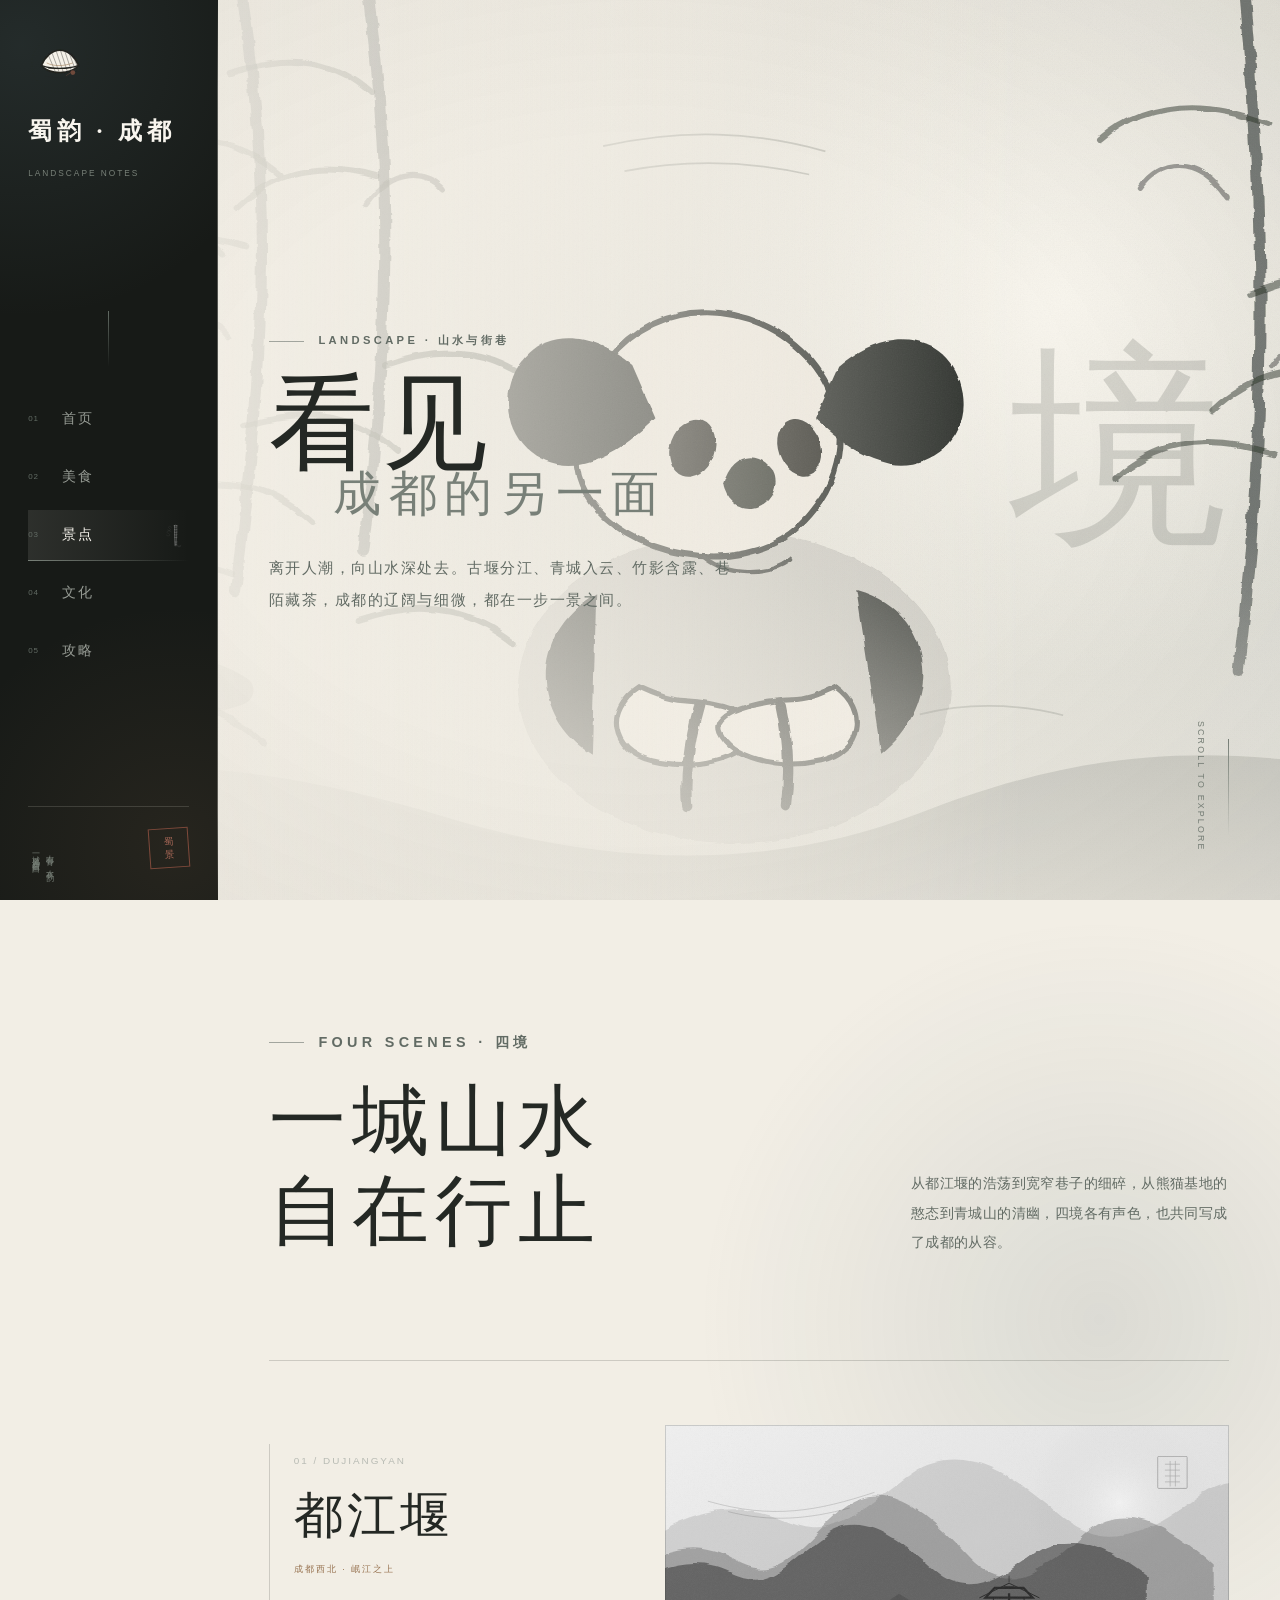
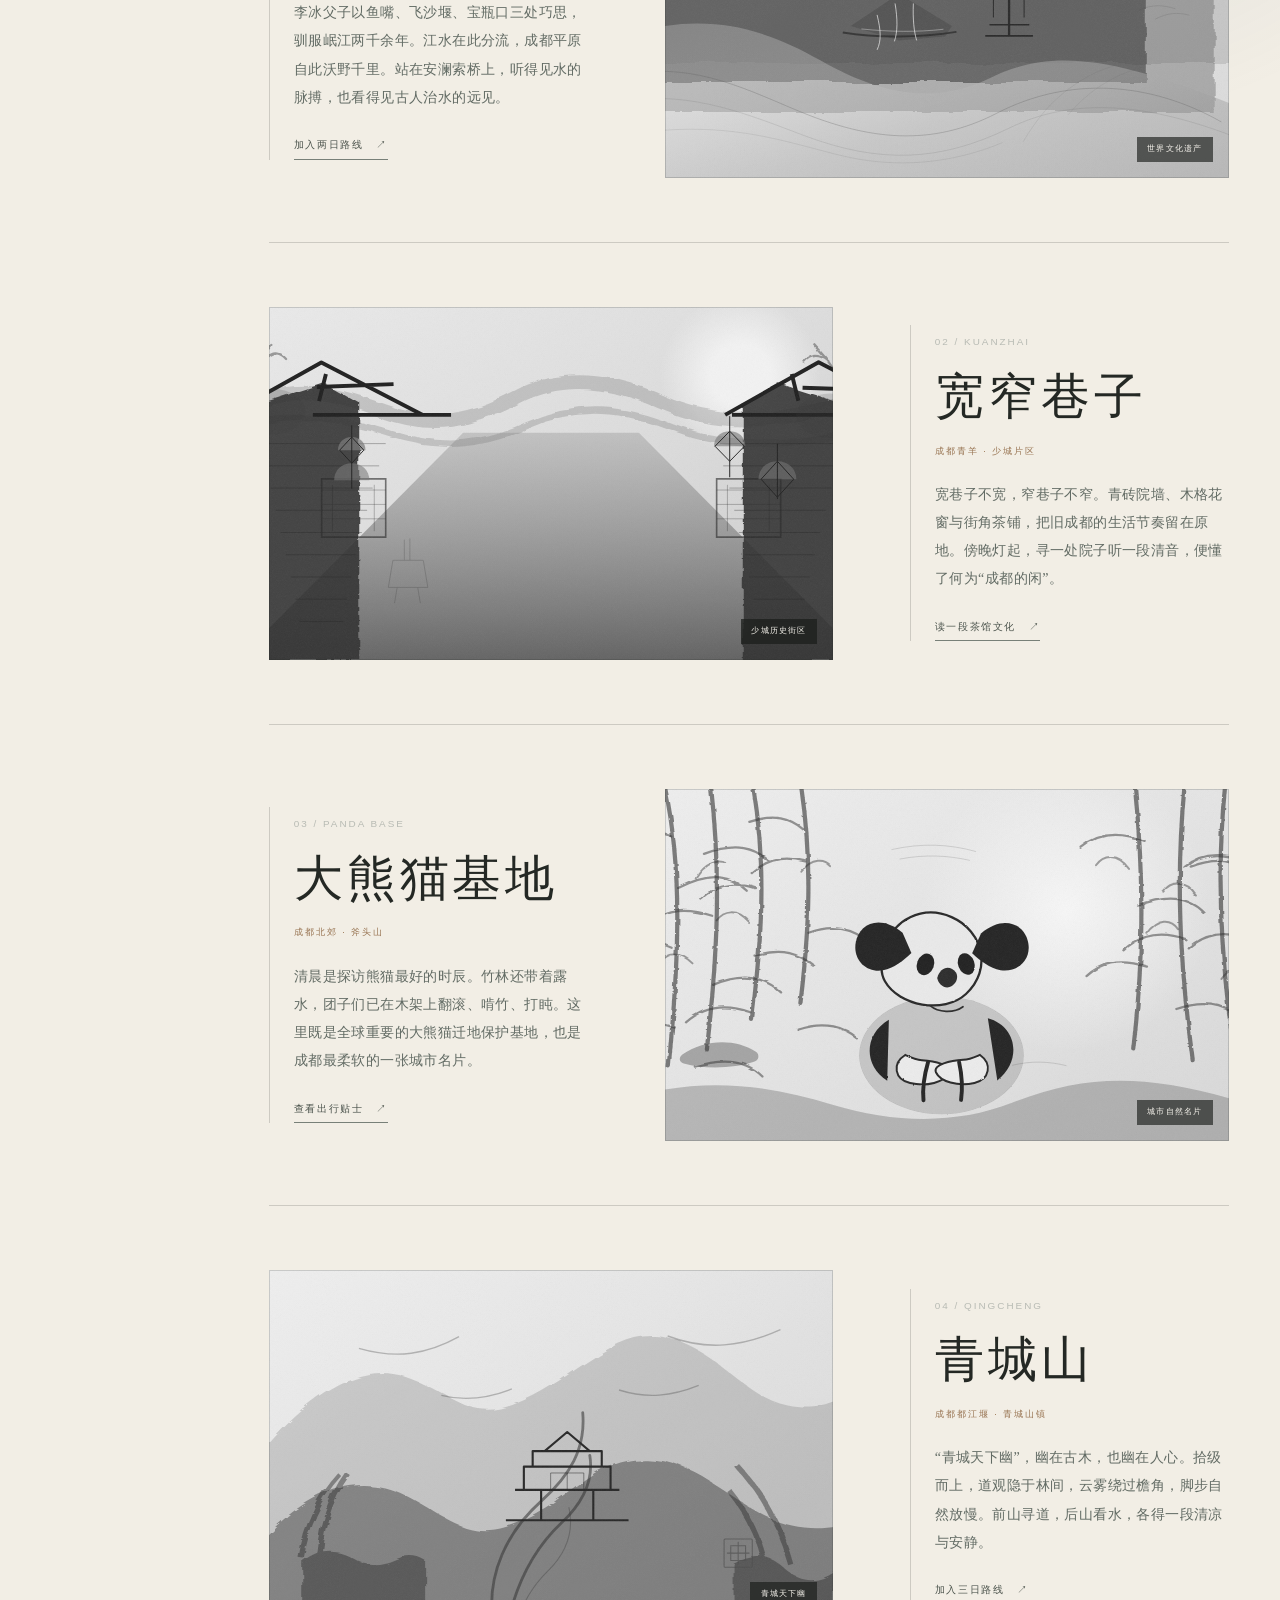
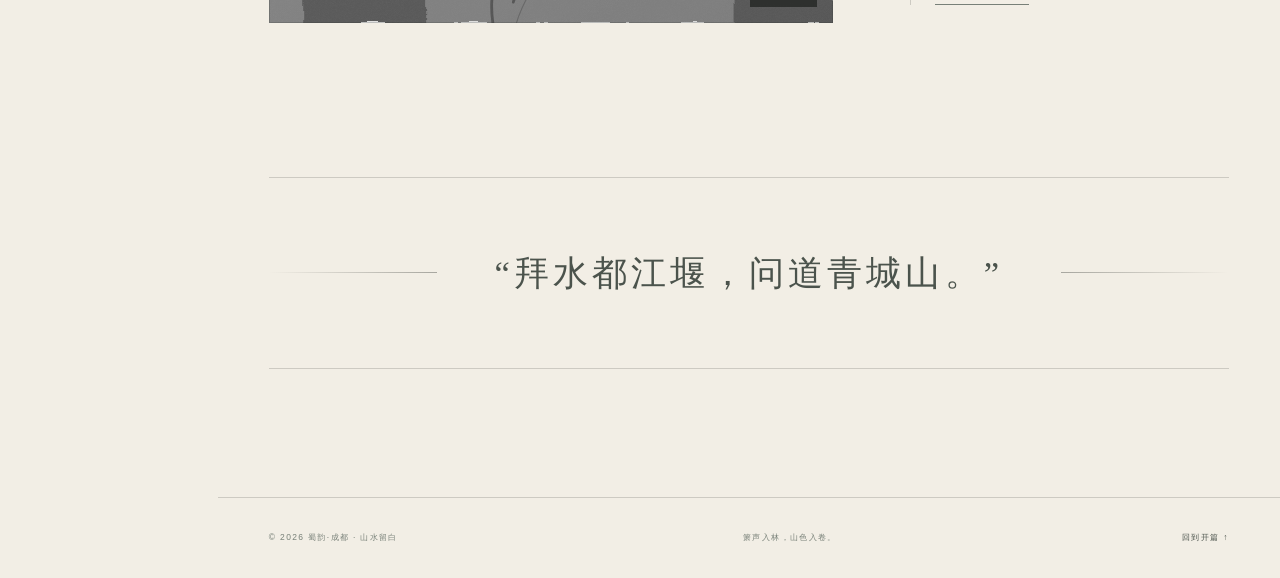
<file: docs/sights.html>
<!DOCTYPE html>
<html lang="zh-CN" class="no-js">
<head>
  <meta charset="UTF-8">
  <meta name="viewport" content="width=device-width, initial-scale=1.0">
  <meta name="theme-color" content="#171a17">
  <meta name="description" content="蜀韵·成都景点篇：都江堰、宽窄巷子、大熊猫基地与青城山，循山水与街巷看见成都。">
  <title>山水留白｜蜀韵·成都</title>
  <link rel="icon" href="assets/images/logo-qin.svg" type="image/svg+xml">
  <link rel="stylesheet" href="assets/css/main.css">
  <link rel="stylesheet" href="assets/css/sights.css">
</head>
<body class="sights-page">
  <a class="skip-link" href="#main-content">跳到主要内容</a>

  <!-- 景点页页头：固定于左侧的竖排导航，以箫的轮廓作为当前项指示。 -->
  <header class="sights-sidebar" data-site-header data-mobile-nav>
    <a class="sights-brand" href="index.html" aria-label="返回蜀韵成都首页">
      <img src="assets/images/logo-qin.svg" alt="">
      <span class="sights-brand__title">蜀韵 · 成都</span>
      <span class="sights-brand__sub">LANDSCAPE NOTES</span>
    </a>

    <nav class="sights-nav" id="sights-navigation" aria-label="主导航">
      <a class="nav-link" href="index.html">
        <span class="sights-nav__no">01</span><span>首页</span>
        <img class="sights-nav__indicator" src="assets/images/instrument-xiao.svg" alt="">
      </a>
      <a class="nav-link" href="food.html">
        <span class="sights-nav__no">02</span><span>美食</span>
        <img class="sights-nav__indicator" src="assets/images/instrument-xiao.svg" alt="">
      </a>
      <a class="nav-link is-active" href="sights.html" aria-current="page">
        <span class="sights-nav__no">03</span><span>景点</span>
        <img class="sights-nav__indicator" src="assets/images/instrument-xiao.svg" alt="">
      </a>
      <a class="nav-link" href="culture.html">
        <span class="sights-nav__no">04</span><span>文化</span>
        <img class="sights-nav__indicator" src="assets/images/instrument-xiao.svg" alt="">
      </a>
      <a class="nav-link" href="travel.html">
        <span class="sights-nav__no">05</span><span>攻略</span>
        <img class="sights-nav__indicator" src="assets/images/instrument-xiao.svg" alt="">
      </a>
    </nav>

    <div class="sights-sidebar__foot">
      <p>山有骨 · 水有韵<br>一城风景自在留白</p>
      <span class="sights-sidebar__seal" aria-hidden="true">蜀<br>景</span>
    </div>

    <button class="nav-toggle" type="button" aria-expanded="false" aria-controls="sights-navigation" data-nav-toggle aria-label="打开导航菜单">
      <span></span><span></span><span></span>
    </button>
  </header>

  <main class="sights-main" id="main-content">
    <!-- 右侧开篇：用熊猫基地长卷作大背景，文字压在留白处。 -->
    <section class="sights-hero" aria-labelledby="sights-title">
      <img class="sights-hero__image" src="assets/images/banner-panda.svg" alt="水墨竹林间安坐的大熊猫">
      <div class="sights-hero__content page-arrive">
        <p class="eyebrow">LANDSCAPE · 山水与街巷</p>
        <h1 id="sights-title">看见<span>成都的另一面</span></h1>
        <p class="sights-hero__desc">离开人潮，向山水深处去。古堰分江、青城入云、竹影含露、巷陌藏茶，成都的辽阔与细微，都在一步一景之间。</p>
      </div>
      <div class="sights-hero__aside" aria-hidden="true">
        <span>SCROLL TO EXPLORE</span><span></span>
      </div>
      <span class="sights-hero__number" aria-hidden="true">境</span>
    </section>

    <!-- 四处景致以横成长卷、错落图文的方式陈列。 -->
    <section class="sights-list" aria-labelledby="sights-list-title">
      <div class="container">
        <header class="sights-list__heading">
          <div data-reveal>
            <p class="eyebrow">FOUR SCENES · 四境</p>
            <h2 id="sights-list-title">一城山水<br>自在行止</h2>
          </div>
          <p data-reveal>从都江堰的浩荡到宽窄巷子的细碎，从熊猫基地的憨态到青城山的清幽，四境各有声色，也共同写成了成都的从容。</p>
        </header>

        <article class="sight-feature" data-reveal>
          <figure class="sight-feature__visual">
            <img src="assets/images/banner-dujiangyan.svg" alt="都江堰鱼嘴分水与远山水墨长卷" loading="lazy">
            <figcaption class="sight-feature__tag">世界文化遗产</figcaption>
          </figure>
          <div class="sight-feature__copy">
            <span class="sight-feature__no">01 / DUJIANGYAN</span>
            <h3>都江堰</h3>
            <p class="sight-feature__location">成都西北 · 岷江之上</p>
            <p>李冰父子以鱼嘴、飞沙堰、宝瓶口三处巧思，驯服岷江两千余年。江水在此分流，成都平原自此沃野千里。站在安澜索桥上，听得见水的脉搏，也看得见古人治水的远见。</p>
            <a class="sight-feature__link" href="travel.html#route-two-day">加入两日路线 <span aria-hidden="true">↗</span></a>
          </div>
        </article>

        <article class="sight-feature" data-reveal>
          <figure class="sight-feature__visual">
            <img src="assets/images/banner-kuanzhai.svg" alt="月色与灯笼映照的宽窄巷子水墨夜景" loading="lazy">
            <figcaption class="sight-feature__tag">少城历史街区</figcaption>
          </figure>
          <div class="sight-feature__copy">
            <span class="sight-feature__no">02 / KUANZHAI</span>
            <h3>宽窄巷子</h3>
            <p class="sight-feature__location">成都青羊 · 少城片区</p>
            <p>宽巷子不宽，窄巷子不窄。青砖院墙、木格花窗与街角茶铺，把旧成都的生活节奏留在原地。傍晚灯起，寻一处院子听一段清音，便懂了何为“成都的闲”。</p>
            <a class="sight-feature__link" href="culture.html#teahouse">读一段茶馆文化 <span aria-hidden="true">↗</span></a>
          </div>
        </article>

        <article class="sight-feature" data-reveal>
          <figure class="sight-feature__visual">
            <img src="assets/images/banner-panda.svg" alt="竹林中安坐的熊猫水墨插画" loading="lazy">
            <figcaption class="sight-feature__tag">城市自然名片</figcaption>
          </figure>
          <div class="sight-feature__copy">
            <span class="sight-feature__no">03 / PANDA BASE</span>
            <h3>大熊猫基地</h3>
            <p class="sight-feature__location">成都北郊 · 斧头山</p>
            <p>清晨是探访熊猫最好的时辰。竹林还带着露水，团子们已在木架上翻滚、啃竹、打盹。这里既是全球重要的大熊猫迁地保护基地，也是成都最柔软的一张城市名片。</p>
            <a class="sight-feature__link" href="travel.html#travel-notes">查看出行贴士 <span aria-hidden="true">↗</span></a>
          </div>
        </article>

        <article class="sight-feature" data-reveal>
          <figure class="sight-feature__visual">
            <img src="assets/images/sight-qingcheng.svg" alt="青城山石阶、山门与层叠峰峦水墨画" loading="lazy">
            <figcaption class="sight-feature__tag">青城天下幽</figcaption>
          </figure>
          <div class="sight-feature__copy">
            <span class="sight-feature__no">04 / QINGCHENG</span>
            <h3>青城山</h3>
            <p class="sight-feature__location">成都都江堰 · 青城山镇</p>
            <p>“青城天下幽”，幽在古木，也幽在人心。拾级而上，道观隐于林间，云雾绕过檐角，脚步自然放慢。前山寻道，后山看水，各得一段清凉与安静。</p>
            <a class="sight-feature__link" href="travel.html#route-three-day">加入三日路线 <span aria-hidden="true">↗</span></a>
          </div>
        </article>

        <div class="sights-quote" data-reveal>
          <blockquote>“拜水都江堰，问道青城山。”</blockquote>
        </div>
      </div>
    </section>
  </main>

  <!-- 景点页页尾：仅保留必要信息与回程入口，把页面重点交还给风景。 -->
  <footer class="sights-footer">
    <div class="container sights-footer__inner">
      <p>© 2026 蜀韵·成都 · 山水留白</p>
      <p>箫声入林，山色入卷。</p>
      <a href="#main-content">回到开篇 ↑</a>
    </div>
  </footer>

  <script defer src="assets/js/modules/navigation.js"></script>
  <script defer src="assets/js/modules/reveal.js"></script>
  <script defer src="assets/js/modules/carousel.js"></script>
  <script defer src="assets/js/modules/video.js"></script>
  <script defer src="assets/js/modules/ink-canvas.js"></script>
  <script defer src="assets/js/main.js"></script>
</body>
</html>
</file>
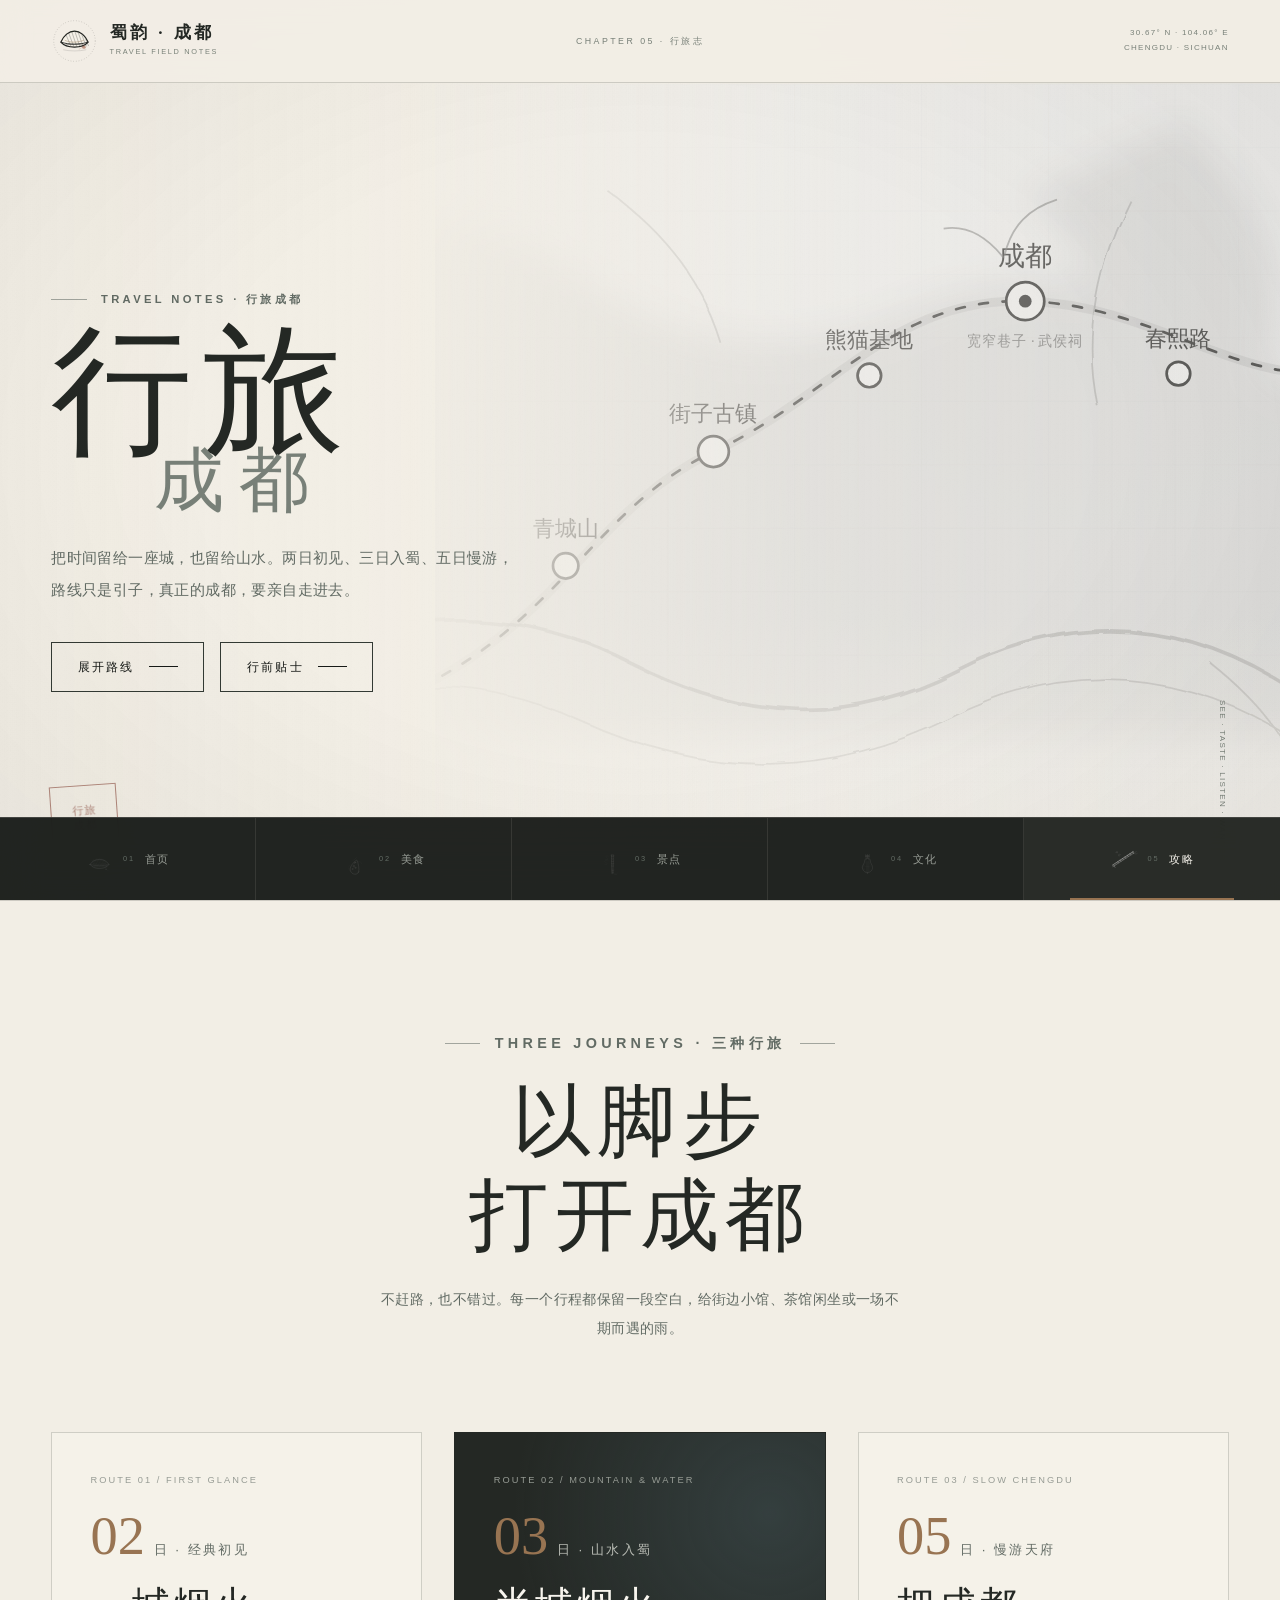
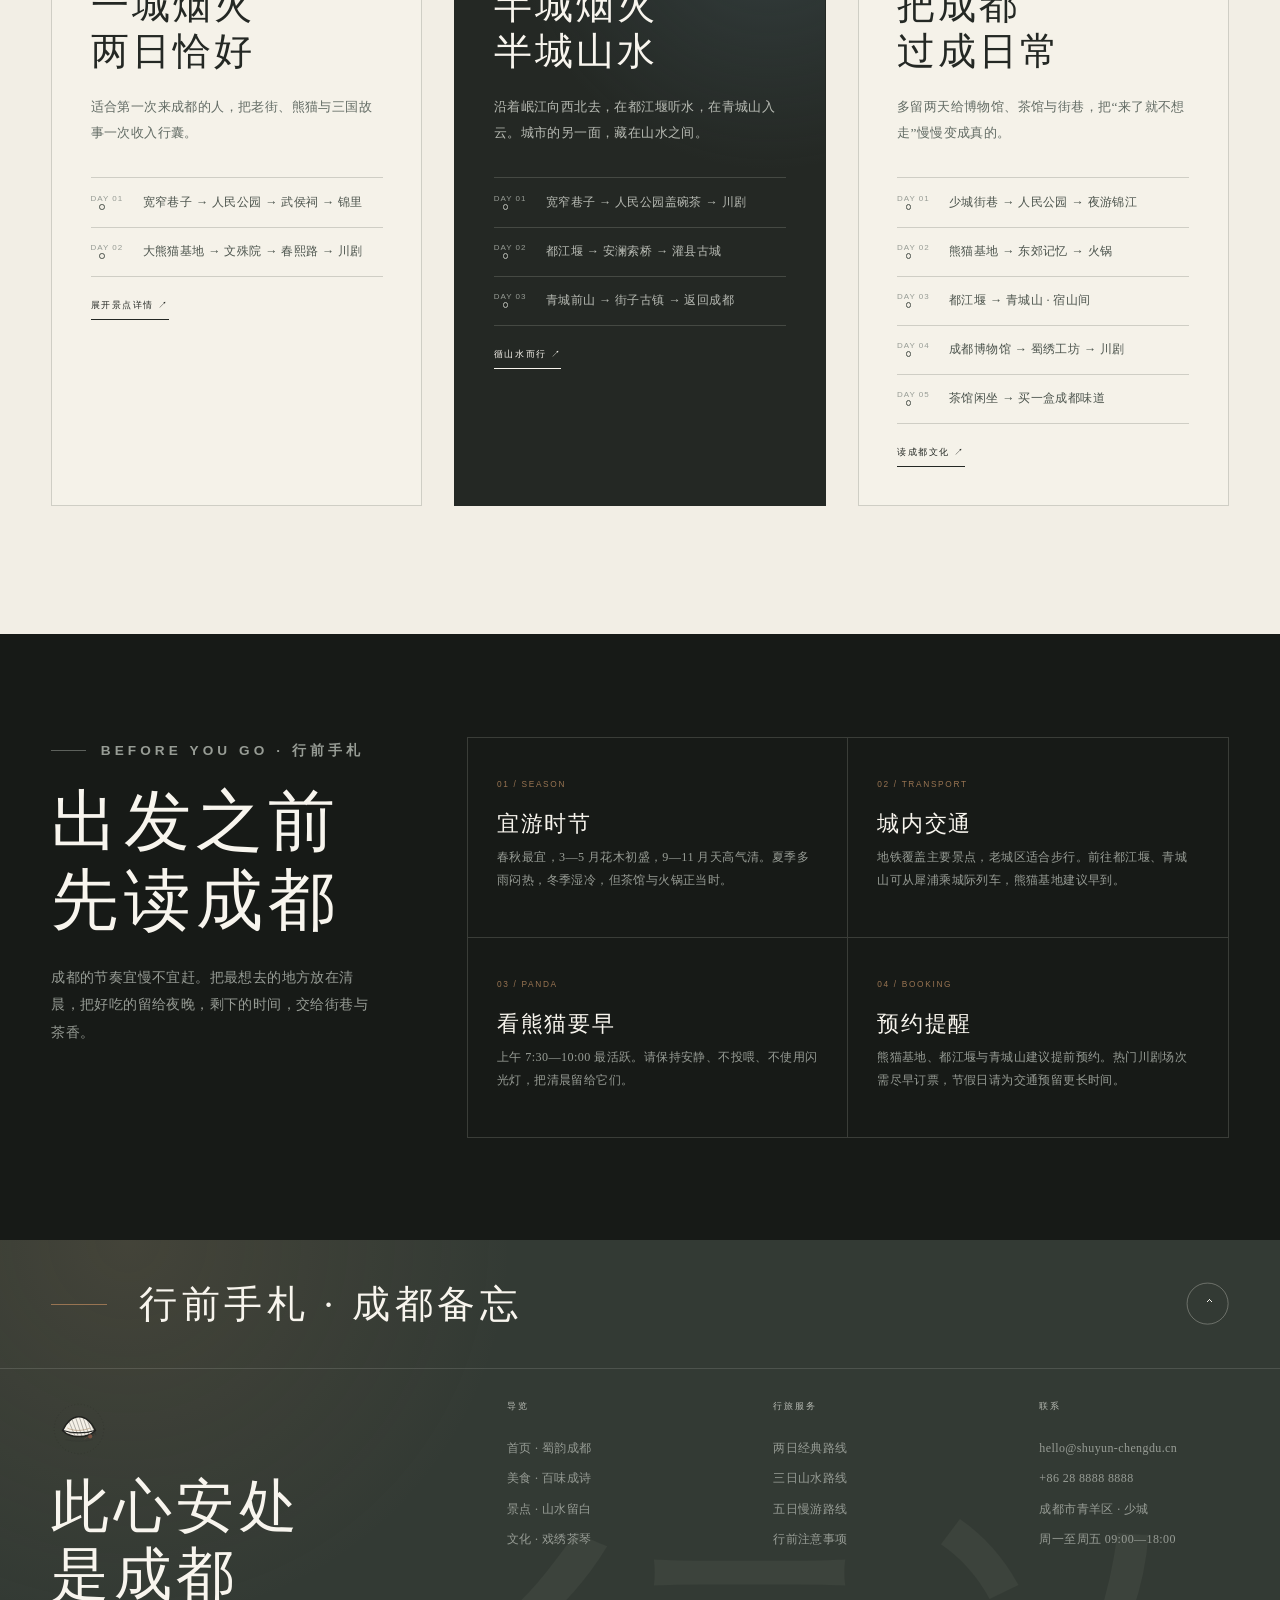
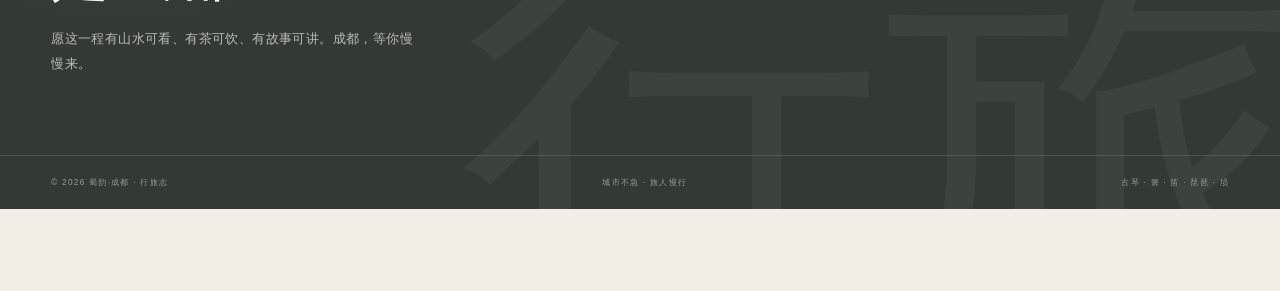
<file: docs/travel.html>
<!DOCTYPE html>
<html lang="zh-CN" class="no-js">
<head>
  <meta charset="UTF-8">
  <meta name="viewport" content="width=device-width, initial-scale=1.0">
  <meta name="theme-color" content="#242824">
  <meta name="description" content="蜀韵·成都攻略篇：两日、三日与五日路线，串联都江堰、青城山、宽窄巷子与熊猫基地。">
  <title>行旅成都｜蜀韵·成都</title>
  <link rel="icon" href="assets/images/logo-qin.svg" type="image/svg+xml">
  <link rel="stylesheet" href="assets/css/main.css">
  <link rel="stylesheet" href="assets/css/travel.css">
</head>
<body class="travel-page">
  <a class="skip-link" href="#main-content">跳到主要内容</a>

  <!-- 攻略页页头：仅保留品牌与章节坐标，把主导航交给页面底部的常驻导航栏。 -->
  <header class="travel-header" data-site-header>
    <div class="travel-header__inner">
      <a class="travel-brand" href="index.html" aria-label="返回蜀韵成都首页">
        <img src="assets/images/logo-qin.svg" alt="">
        <span class="travel-brand__text">
          <span class="travel-brand__title">蜀韵 · 成都</span>
          <span class="travel-brand__sub">TRAVEL FIELD NOTES</span>
        </span>
      </a>
      <p class="travel-header__chapter">CHAPTER 05 · 行旅志</p>
      <p class="travel-header__coords">30.67° N · 104.06° E<br>CHENGDU · SICHUAN</p>
    </div>
  </header>

  <main id="main-content">
    <!-- 路线图开篇：水墨地图横贯右侧，左侧以留白承接标题与行动入口。 -->
    <section class="travel-hero" aria-labelledby="travel-title">
      <img class="travel-hero__map" src="assets/images/travel-map.svg" alt="成都及周边景点水墨路线图">
      <div class="travel-hero__content page-arrive">
        <p class="eyebrow">TRAVEL NOTES · 行旅成都</p>
        <h1 id="travel-title">行旅<span>成都</span></h1>
        <p class="travel-hero__desc">把时间留给一座城，也留给山水。两日初见、三日入蜀、五日慢游，路线只是引子，真正的成都，要亲自走进去。</p>
        <div class="travel-hero__actions">
          <a class="ink-button" href="#routes">展开路线</a>
          <a class="ink-button" href="#travel-notes">行前贴士</a>
        </div>
      </div>
      <span class="travel-hero__coordinate" aria-hidden="true">SEE · TASTE · LISTEN · WANDER</span>
      <span class="travel-hero__stamp" aria-hidden="true">行旅<br>成都</span>
    </section>

    <!-- 三种时长路线：两日初见、三日入蜀、五日慢游。 -->
    <section class="travel-routes" id="routes" aria-labelledby="routes-title">
      <div class="container">
        <header class="travel-routes__heading" data-reveal>
          <p class="eyebrow eyebrow--centered">THREE JOURNEYS · 三种行旅</p>
          <h2 id="routes-title">以脚步<br>打开成都</h2>
          <p>不赶路，也不错过。每一个行程都保留一段空白，给街边小馆、茶馆闲坐或一场不期而遇的雨。</p>
        </header>

        <div class="route-grid">
          <article class="route-card" id="route-two-day" data-reveal>
            <span class="route-card__no">ROUTE 01 / FIRST GLANCE</span>
            <p class="route-card__duration"><strong>02</strong>日 · 经典初见</p>
            <h3>一城烟火<br>两日恰好</h3>
            <p>适合第一次来成都的人，把老街、熊猫与三国故事一次收入行囊。</p>
            <ol class="route-steps">
              <li><span>DAY 01</span>宽窄巷子 → 人民公园 → 武侯祠 → 锦里</li>
              <li><span>DAY 02</span>大熊猫基地 → 文殊院 → 春熙路 → 川剧</li>
            </ol>
            <a class="route-card__link" href="sights.html">展开景点详情 ↗</a>
          </article>

          <article class="route-card route-card--featured" id="route-three-day" data-reveal style="--reveal-delay: 100ms">
            <span class="route-card__no">ROUTE 02 / MOUNTAIN &amp; WATER</span>
            <p class="route-card__duration"><strong>03</strong>日 · 山水入蜀</p>
            <h3>半城烟火<br>半城山水</h3>
            <p>沿着岷江向西北去，在都江堰听水，在青城山入云。城市的另一面，藏在山水之间。</p>
            <ol class="route-steps">
              <li><span>DAY 01</span>宽窄巷子 → 人民公园盖碗茶 → 川剧</li>
              <li><span>DAY 02</span>都江堰 → 安澜索桥 → 灌县古城</li>
              <li><span>DAY 03</span>青城前山 → 街子古镇 → 返回成都</li>
            </ol>
            <a class="route-card__link" href="sights.html">循山水而行 ↗</a>
          </article>

          <article class="route-card" id="route-five-day" data-reveal style="--reveal-delay: 200ms">
            <span class="route-card__no">ROUTE 03 / SLOW CHENGDU</span>
            <p class="route-card__duration"><strong>05</strong>日 · 慢游天府</p>
            <h3>把成都<br>过成日常</h3>
            <p>多留两天给博物馆、茶馆与街巷，把“来了就不想走”慢慢变成真的。</p>
            <ol class="route-steps">
              <li><span>DAY 01</span>少城街巷 → 人民公园 → 夜游锦江</li>
              <li><span>DAY 02</span>熊猫基地 → 东郊记忆 → 火锅</li>
              <li><span>DAY 03</span>都江堰 → 青城山 · 宿山间</li>
              <li><span>DAY 04</span>成都博物馆 → 蜀绣工坊 → 川剧</li>
              <li><span>DAY 05</span>茶馆闲坐 → 买一盒成都味道</li>
            </ol>
            <a class="route-card__link" href="culture.html">读成都文化 ↗</a>
          </article>
        </div>
      </div>
    </section>

    <!-- 行前贴士：季节、交通、熊猫观赏与预约提醒。 -->
    <section class="travel-notes" id="travel-notes" aria-labelledby="notes-title">
      <div class="container travel-notes__grid">
        <div class="travel-notes__intro" data-reveal="left">
          <p class="eyebrow">BEFORE YOU GO · 行前手札</p>
          <h2 id="notes-title">出发之前<br>先读成都</h2>
          <p>成都的节奏宜慢不宜赶。把最想去的地方放在清晨，把好吃的留给夜晚，剩下的时间，交给街巷与茶香。</p>
        </div>
        <div class="notes-grid">
          <article class="note-item" data-reveal>
            <span>01 / SEASON</span>
            <h3>宜游时节</h3>
            <p>春秋最宜，3—5 月花木初盛，9—11 月天高气清。夏季多雨闷热，冬季湿冷，但茶馆与火锅正当时。</p>
          </article>
          <article class="note-item" data-reveal style="--reveal-delay: 80ms">
            <span>02 / TRANSPORT</span>
            <h3>城内交通</h3>
            <p>地铁覆盖主要景点，老城区适合步行。前往都江堰、青城山可从犀浦乘城际列车，熊猫基地建议早到。</p>
          </article>
          <article class="note-item" data-reveal style="--reveal-delay: 160ms">
            <span>03 / PANDA</span>
            <h3>看熊猫要早</h3>
            <p>上午 7:30—10:00 最活跃。请保持安静、不投喂、不使用闪光灯，把清晨留给它们。</p>
          </article>
          <article class="note-item" data-reveal style="--reveal-delay: 240ms">
            <span>04 / BOOKING</span>
            <h3>预约提醒</h3>
            <p>熊猫基地、都江堰与青城山建议提前预约。热门川剧场次需尽早订票，节假日请为交通预留更长时间。</p>
          </article>
        </div>
      </div>
    </section>
  </main>

  <!-- 全宽展开式页尾：默认展开行前手札，摘要按钮可整体收拢。 -->
  <footer class="travel-footer" id="footer">
    <details class="travel-footer__details" open>
      <summary>
        <span class="travel-footer__summary">行前手札 · 成都备忘</span>
        <span class="travel-footer__arrow" aria-hidden="true">⌄</span>
      </summary>
      <div class="travel-footer__drawer">
        <div class="travel-footer__brand">
          <img src="assets/images/logo-qin.svg" alt="" width="56" height="56">
          <h2>此心安处<br>是成都</h2>
          <p>愿这一程有山水可看、有茶可饮、有故事可讲。成都，等你慢慢来。</p>
        </div>
        <div class="travel-footer__col">
          <h3>导览</h3>
          <a href="index.html">首页 · 蜀韵成都</a>
          <a href="food.html">美食 · 百味成诗</a>
          <a href="sights.html">景点 · 山水留白</a>
          <a href="culture.html">文化 · 戏绣茶琴</a>
        </div>
        <div class="travel-footer__col">
          <h3>行旅服务</h3>
          <a href="#route-two-day">两日经典路线</a>
          <a href="#route-three-day">三日山水路线</a>
          <a href="#route-five-day">五日慢游路线</a>
          <a href="#travel-notes">行前注意事项</a>
        </div>
        <div class="travel-footer__col">
          <h3>联系</h3>
          <a href="mailto:hello@shuyun-chengdu.cn">hello@shuyun-chengdu.cn</a>
          <a href="tel:+862888888888">+86 28 8888 8888</a>
          <span>成都市青羊区 · 少城</span>
          <span>周一至周五 09:00—18:00</span>
        </div>
      </div>
    </details>
    <div class="travel-footer__bottom">
      <p>© 2026 蜀韵·成都 · 行旅志</p>
      <p>城市不急 · 旅人慢行</p>
      <p>古琴 · 箫 · 笛 · 琵琶 · 埙</p>
    </div>
  </footer>

  <!-- 攻略页专属底部导航：常驻屏幕底部，桌面与移动端均保持完整五项入口。 -->
  <nav class="travel-dock" aria-label="底部主导航">
    <div class="travel-dock__inner">
      <a class="travel-dock__link" href="index.html">
        <img src="assets/images/instrument-qin.svg" alt="" aria-hidden="true"><span class="travel-dock__no">01</span>首页
      </a>
      <a class="travel-dock__link" href="food.html">
        <img src="assets/images/instrument-xun.svg" alt="" aria-hidden="true"><span class="travel-dock__no">02</span>美食
      </a>
      <a class="travel-dock__link" href="sights.html">
        <img src="assets/images/instrument-xiao.svg" alt="" aria-hidden="true"><span class="travel-dock__no">03</span>景点
      </a>
      <a class="travel-dock__link" href="culture.html">
        <img src="assets/images/instrument-pipa.svg" alt="" aria-hidden="true"><span class="travel-dock__no">04</span>文化
      </a>
      <a class="travel-dock__link is-active" href="travel.html" aria-current="page">
        <img src="assets/images/instrument-di.svg" alt="" aria-hidden="true"><span class="travel-dock__no">05</span>攻略
      </a>
    </div>
  </nav>

  <script defer src="assets/js/modules/navigation.js"></script>
  <script defer src="assets/js/modules/reveal.js"></script>
  <script defer src="assets/js/modules/carousel.js"></script>
  <script defer src="assets/js/modules/video.js"></script>
  <script defer src="assets/js/modules/ink-canvas.js"></script>
  <script defer src="assets/js/main.js"></script>
</body>
</html>
</file>
<file: docs/assets/css/main.css>
/* ==========================================================================
   蜀韵·成都｜公共基础样式
   1. 设计变量与水墨色阶
   2. 基础重置与中文排版
   3. 通用版式、按钮与导航交互
   4. 滚动显影与无障碍支持
   ========================================================================== */

:root {
  /* 水墨主色阶：从焦墨到宣纸留白 */
  --ink-950: #171a17;
  --ink-900: #242824;
  --ink-800: #333a34;
  --ink-700: #4b534c;
  --ink-600: #626b64;
  --ink-500: #788078;
  --ink-400: #979c95;
  --ink-300: #b8bbb4;
  --ink-200: #d3d4cd;
  --ink-100: #e7e5de;
  --paper: #f2eee5;
  --paper-light: #f8f5ee;
  --paper-deep: #e4dfd4;

  /* 克制点缀：淡赭石、旧青与印章朱 */
  --ochre: #987452;
  --ochre-soft: rgba(152, 116, 82, 0.16);
  --indigo: #526970;
  --indigo-soft: rgba(82, 105, 112, 0.14);
  --seal: #8b4b3d;
  --seal-soft: rgba(139, 75, 61, 0.16);

  /* 字体栈兼顾宋体韵味与系统可读性 */
  --font-serif: "Songti SC", "STSong", "Noto Serif CJK SC", "Source Han Serif SC", "SimSun", serif;
  --font-sans: "Microsoft YaHei", "PingFang SC", "Noto Sans CJK SC", sans-serif;

  /* 统一的版心、间距与动效节奏 */
  --content-max: 1320px;
  --gutter: clamp(1.25rem, 4vw, 4.5rem);
  --section-space: clamp(5.5rem, 10vw, 10rem);
  --line: rgba(36, 40, 36, 0.18);
  --line-strong: rgba(36, 40, 36, 0.36);
  --ease-ink: cubic-bezier(0.22, 0.61, 0.36, 1);
  --shadow-ink: 0 30px 80px rgba(23, 26, 23, 0.13);
}

*,
*::before,
*::after {
  box-sizing: border-box;
}

html {
  overflow-x: clip;
  scroll-behavior: smooth;
  text-size-adjust: 100%;
}

@supports not (overflow: clip) {
  html {
    overflow-x: hidden;
  }
}

body {
  min-width: 320px;
  margin: 0;
  overflow-x: hidden;
  color: var(--ink-900);
  background:
    radial-gradient(circle at 8% 4%, rgba(255, 255, 255, 0.65), transparent 25rem),
    radial-gradient(circle at 93% 38%, rgba(82, 105, 112, 0.055), transparent 32rem),
    var(--paper);
  font-family: var(--font-serif);
  font-size: 1rem;
  line-height: 1.85;
  letter-spacing: 0.025em;
  -webkit-font-smoothing: antialiased;
}

/* 宣纸颗粒覆层只负责质感，不拦截任何指针事件 */
body::before {
  position: fixed;
  inset: 0;
  z-index: 20;
  pointer-events: none;
  content: "";
  opacity: 0.2;
  background-image: url("../images/paper-grain.svg");
  background-size: 420px 420px;
  mix-blend-mode: multiply;
}

body::after {
  position: fixed;
  inset: 0;
  z-index: 19;
  pointer-events: none;
  content: "";
  background: radial-gradient(ellipse at center, transparent 48%, rgba(23, 26, 23, 0.08) 130%);
}

body.nav-open {
  overflow: hidden;
}

h1,
h2,
h3,
h4,
p,
figure,
blockquote,
dl,
dd {
  margin: 0;
}

ul,
ol {
  margin: 0;
  padding: 0;
  list-style: none;
}

h1,
h2,
h3,
h4 {
  font-weight: 500;
  line-height: 1.18;
  letter-spacing: 0.08em;
}

p {
  text-wrap: pretty;
}

a {
  color: inherit;
  text-decoration: none;
}

img,
svg,
video,
canvas {
  display: block;
  max-width: 100%;
}

button,
input,
textarea,
select {
  color: inherit;
  font: inherit;
}

button {
  border: 0;
  cursor: pointer;
}

::selection {
  color: var(--paper-light);
  background: var(--ink-800);
}

:focus-visible {
  outline: 2px solid var(--ochre);
  outline-offset: 4px;
}

[hidden] {
  display: none !important;
}

/* 公共版式工具 */
.container {
  width: min(calc(100% - (var(--gutter) * 2)), var(--content-max));
  margin-inline: auto;
}

.container--wide {
  width: min(calc(100% - (var(--gutter) * 1.2)), 1540px);
  margin-inline: auto;
}

.section {
  padding-block: var(--section-space);
}

.section--tight {
  padding-block: clamp(3.5rem, 7vw, 6rem);
}

.eyebrow {
  display: flex;
  gap: 0.9rem;
  align-items: center;
  color: var(--ink-600);
  font-family: var(--font-sans);
  font-size: 0.7rem;
  font-weight: 600;
  letter-spacing: 0.3em;
  line-height: 1.6;
  text-transform: uppercase;
}

.eyebrow::before {
  width: 2.2rem;
  height: 1px;
  content: "";
  background: currentColor;
  opacity: 0.55;
}

.eyebrow--centered {
  justify-content: center;
}

.eyebrow--centered::after {
  width: 2.2rem;
  height: 1px;
  content: "";
  background: currentColor;
  opacity: 0.55;
}

.section-heading {
  display: grid;
  grid-template-columns: minmax(0, 0.8fr) minmax(17rem, 0.45fr);
  gap: clamp(2rem, 7vw, 8rem);
  align-items: end;
  margin-bottom: clamp(2.8rem, 6vw, 5.5rem);
}

.section-heading h2 {
  margin-top: 1.1rem;
  font-size: clamp(2.5rem, 5.7vw, 5.7rem);
  letter-spacing: 0.04em;
}

.section-heading p {
  max-width: 32rem;
  padding-bottom: 0.4rem;
  color: var(--ink-600);
  font-size: clamp(0.92rem, 1.2vw, 1.06rem);
  line-height: 2;
}

.brush-rule {
  width: 100%;
  height: 1px;
  border: 0;
  background: linear-gradient(90deg, transparent, var(--line-strong) 9%, var(--line-strong) 91%, transparent);
  transform-origin: left;
}

.seal {
  display: inline-grid;
  width: 2.7rem;
  height: 2.7rem;
  border: 1px solid currentColor;
  color: var(--seal);
  font-size: 0.72rem;
  letter-spacing: 0;
  line-height: 1;
  place-items: center;
  transform: rotate(-2deg);
}

.seal::before {
  content: "";
  position: absolute;
}

.vertical-note {
  writing-mode: vertical-rl;
  color: var(--ink-500);
  font-size: 0.68rem;
  letter-spacing: 0.38em;
  line-height: 1.1;
}

.visually-hidden {
  position: absolute !important;
  width: 1px !important;
  height: 1px !important;
  padding: 0 !important;
  overflow: hidden !important;
  clip: rect(0, 0, 0, 0) !important;
  white-space: nowrap !important;
  border: 0 !important;
}

.skip-link {
  position: fixed;
  top: 0.75rem;
  left: 0.75rem;
  z-index: 1000;
  padding: 0.75rem 1.1rem;
  color: var(--paper-light);
  background: var(--ink-950);
  transform: translateY(-150%);
  transition: transform 0.25s ease;
}

.skip-link:focus {
  transform: translateY(0);
}

/* 公共导航链接：墨色晕染与下划线延展 */
.nav-link {
  position: relative;
  isolation: isolate;
  display: inline-flex;
  gap: 0.45rem;
  align-items: center;
  padding: 0.5rem 0.15rem;
  color: var(--ink-700);
  font-family: var(--font-sans);
  font-size: 0.82rem;
  letter-spacing: 0.14em;
  line-height: 1.3;
  white-space: nowrap;
}

.nav-link::before {
  position: absolute;
  inset: 0.25rem -0.55rem;
  z-index: -1;
  content: "";
  opacity: 0;
  background: radial-gradient(ellipse at 50% 100%, rgba(36, 40, 36, 0.14), transparent 68%);
  filter: blur(5px);
  transform: scale(0.65, 0.55) translateY(0.4rem);
  transition: opacity 0.45s ease, transform 0.7s var(--ease-ink);
}

.nav-link::after {
  position: absolute;
  right: 0;
  bottom: 0.1rem;
  left: 0;
  height: 1px;
  content: "";
  background: linear-gradient(90deg, transparent, var(--ink-800) 22%, var(--ink-800) 78%, transparent);
  transform: scaleX(0);
  transform-origin: left;
  transition: transform 0.65s var(--ease-ink);
}

.nav-link:hover::before,
.nav-link:focus-visible::before,
.nav-link.is-active::before {
  opacity: 1;
  transform: scale(1) translateY(0);
}

.nav-link:hover::after,
.nav-link:focus-visible::after,
.nav-link.is-active::after {
  transform: scaleX(1);
}

.nav-link.is-active {
  color: var(--ink-950);
}

/* 通用墨色按钮 */
.ink-button {
  position: relative;
  isolation: isolate;
  display: inline-flex;
  gap: 0.9rem;
  align-items: center;
  justify-content: center;
  min-height: 3.15rem;
  padding: 0.7rem 1.6rem;
  overflow: hidden;
  border: 1px solid var(--ink-800);
  color: var(--ink-950);
  background: transparent;
  font-family: var(--font-sans);
  font-size: 0.76rem;
  letter-spacing: 0.18em;
  transition: color 0.45s ease, border-color 0.45s ease;
}

.ink-button::before {
  position: absolute;
  inset: 0;
  z-index: -1;
  content: "";
  background: var(--ink-900);
  transform: translateY(102%);
  transition: transform 0.55s var(--ease-ink);
}

.ink-button::after {
  width: 1.8rem;
  height: 1px;
  content: "";
  background: currentColor;
  transition: width 0.45s var(--ease-ink);
}

.ink-button:hover,
.ink-button:focus-visible {
  color: var(--paper-light);
}

.ink-button:hover::before,
.ink-button:focus-visible::before {
  transform: translateY(0);
}

.ink-button:hover::after,
.ink-button:focus-visible::after {
  width: 2.55rem;
}

.ink-button--light {
  border-color: rgba(248, 245, 238, 0.45);
  color: var(--paper-light);
}

.ink-button--light::before {
  background: var(--paper-light);
}

.ink-button--light:hover,
.ink-button--light:focus-visible {
  color: var(--ink-950);
}

/* 移动端菜单的通用按钮线条 */
.nav-toggle {
  position: relative;
  z-index: 110;
  display: none;
  width: 2.9rem;
  height: 2.9rem;
  padding: 0;
  background: transparent;
}

.nav-toggle span {
  position: absolute;
  left: 50%;
  width: 1.5rem;
  height: 1px;
  background: currentColor;
  transform: translateX(-50%);
  transition: transform 0.4s ease, opacity 0.3s ease, top 0.4s ease;
}

.nav-toggle span:nth-child(1) {
  top: 1rem;
}

.nav-toggle span:nth-child(2) {
  top: 1.45rem;
}

.nav-toggle span:nth-child(3) {
  top: 1.9rem;
}

.is-nav-open .nav-toggle span:nth-child(1) {
  top: 1.45rem;
  transform: translateX(-50%) rotate(45deg);
}

.is-nav-open .nav-toggle span:nth-child(2) {
  opacity: 0;
}

.is-nav-open .nav-toggle span:nth-child(3) {
  top: 1.45rem;
  transform: translateX(-50%) rotate(-45deg);
}

/* 滚动显影：由 IntersectionObserver 添加 is-visible */
[data-reveal] {
  opacity: 0;
  transform: translateY(2.2rem);
  transition: opacity 0.9s var(--ease-ink), transform 1s var(--ease-ink);
  transition-delay: var(--reveal-delay, 0ms);
}

[data-reveal="fade"] {
  transform: none;
}

[data-reveal="left"] {
  transform: translateX(-2.5rem);
}

[data-reveal="right"] {
  transform: translateX(2.5rem);
}

[data-reveal].is-visible {
  opacity: 1;
  transform: translate(0, 0);
}

.no-js [data-reveal] {
  opacity: 1;
  transform: none;
}

/* 页面切换时的轻量入场，不依赖任何第三方库 */
@keyframes ink-arrive {
  from {
    opacity: 0;
    filter: blur(7px);
    transform: translateY(1.1rem);
  }
  to {
    opacity: 1;
    filter: blur(0);
    transform: translateY(0);
  }
}

.page-arrive {
  animation: ink-arrive 1s var(--ease-ink) both;
}

/* 减少动态偏好：保留层次，取消位移与视差 */
@media (prefers-reduced-motion: reduce) {
  html {
    scroll-behavior: auto;
  }

  *,
  *::before,
  *::after {
    animation-duration: 0.01ms !important;
    animation-iteration-count: 1 !important;
    scroll-behavior: auto !important;
    transition-duration: 0.01ms !important;
  }

  [data-reveal] {
    opacity: 1;
    transform: none;
  }
}

@media (max-width: 900px) {
  /* 小屏上仅做纵向显影，避免侧向位移短暂撑开版面。 */
  [data-reveal="left"],
  [data-reveal="right"] {
    transform: translateY(2.2rem);
  }

  :root {
    --gutter: 1.4rem;
    --section-space: 5.5rem;
  }

  .section-heading {
    grid-template-columns: 1fr;
    gap: 1.5rem;
  }

  .section-heading p {
    max-width: 38rem;
  }

  .nav-toggle {
    display: block;
  }
}
</file>
<file: docs/assets/css/home.css>
/* ==========================================================================
   首页专属样式：横向页头、全屏水墨轮播、宣传影像与三栏页尾
   ========================================================================== */

.home-page {
  background: var(--paper);
}

/* ---------- 首页页头：左徽记，右横向导航 ---------- */
.home-header {
  position: fixed;
  inset: 0 0 auto;
  z-index: 100;
  color: var(--ink-950);
  transition: background 0.45s ease, box-shadow 0.45s ease, backdrop-filter 0.45s ease;
}

.home-header::after {
  position: absolute;
  right: var(--gutter);
  bottom: 0;
  left: var(--gutter);
  height: 1px;
  content: "";
  background: linear-gradient(90deg, transparent, var(--line-strong) 14%, var(--line-strong) 86%, transparent);
}

.home-header.is-scrolled {
  background: rgba(242, 238, 229, 0.92);
  box-shadow: 0 15px 45px rgba(23, 26, 23, 0.06);
  backdrop-filter: blur(18px);
}

.home-header__inner {
  display: flex;
  gap: 2rem;
  align-items: center;
  justify-content: space-between;
  width: min(calc(100% - (var(--gutter) * 2)), 1600px);
  min-height: 6.6rem;
  margin-inline: auto;
  transition: min-height 0.4s ease;
}

.home-header.is-scrolled .home-header__inner {
  min-height: 5.4rem;
}

.home-brand {
  display: flex;
  gap: 1rem;
  align-items: center;
  flex: 0 0 auto;
}

.home-brand img {
  width: clamp(3.35rem, 5vw, 4.4rem);
  height: auto;
  transition: transform 0.8s var(--ease-ink);
}

.home-brand:hover img {
  transform: rotate(-4deg) scale(1.04);
}

.home-brand__text {
  display: grid;
  gap: 0.15rem;
}

.home-brand__title {
  font-size: clamp(1.25rem, 2vw, 1.7rem);
  font-weight: 600;
  letter-spacing: 0.16em;
  line-height: 1.1;
}

.home-brand__sub {
  color: var(--ink-500);
  font-family: var(--font-sans);
  font-size: 0.54rem;
  letter-spacing: 0.32em;
  line-height: 1.4;
  text-transform: uppercase;
}

.home-nav {
  display: flex;
  gap: clamp(1.15rem, 2.5vw, 3.2rem);
  align-items: center;
}

.home-nav .nav-link {
  padding-block: 0.8rem;
}

.nav-instrument {
  position: absolute;
  top: 50%;
  left: 50%;
  width: 3.1rem;
  height: 3.1rem;
  opacity: 0;
  filter: grayscale(1);
  transform: translate(-50%, -30%) rotate(-8deg) scale(0.8);
  transition: opacity 0.5s ease, transform 0.75s var(--ease-ink);
  pointer-events: none;
}

.nav-link:hover .nav-instrument,
.nav-link:focus-visible .nav-instrument {
  opacity: 0.12;
  transform: translate(-50%, -52%) rotate(0) scale(1);
}

.nav-link__index {
  color: var(--ink-400);
  font-size: 0.54rem;
  letter-spacing: 0.08em;
}

.home-nav__mobile-cta {
  display: none;
}

/* ---------- 全屏水墨轮播 ---------- */
.hero-carousel {
  position: relative;
  min-height: 720px;
  height: 100svh;
  overflow: hidden;
  background: var(--paper-deep);
  isolation: isolate;
}

.hero-slide {
  position: absolute;
  inset: 0;
  visibility: hidden;
  opacity: 0;
  transition: opacity 1.5s var(--ease-ink), visibility 1.5s;
  will-change: opacity;
}

.hero-slide.is-active {
  z-index: 2;
  visibility: visible;
  opacity: 1;
}

.hero-slide__image {
  width: 100%;
  height: 100%;
  object-fit: cover;
  transform: scale(1.055);
  transition: transform 8s linear;
  will-change: transform;
}

.hero-slide.is-active .hero-slide__image {
  transform: scale(1);
}

/* 墨迹渐显遮罩：模拟宣纸吸墨后的柔和边界 */
.hero-slide::before {
  position: absolute;
  inset: 0;
  z-index: 1;
  content: "";
  background:
    radial-gradient(ellipse at 8% 56%, rgba(242, 238, 229, 0.96) 0, rgba(242, 238, 229, 0.72) 29%, transparent 61%),
    linear-gradient(90deg, rgba(242, 238, 229, 0.34), transparent 54%),
    linear-gradient(0deg, rgba(242, 238, 229, 0.58), transparent 30%);
}

.hero-slide::after {
  position: absolute;
  inset: 0;
  z-index: 2;
  content: "";
  opacity: 0;
  background:
    radial-gradient(circle at 24% 52%, transparent 0 8%, rgba(23, 26, 23, 0.15) 27%, transparent 58%),
    radial-gradient(circle at 80% 30%, transparent 0 10%, rgba(23, 26, 23, 0.09) 30%, transparent 62%);
  filter: blur(14px);
  transform: scale(0.76);
  transition: opacity 2s ease, transform 2.4s var(--ease-ink);
}

.hero-slide.is-active::after {
  opacity: 1;
  transform: scale(1);
}

.hero-copy {
  position: absolute;
  top: 50%;
  left: max(var(--gutter), calc((100vw - 1600px) / 2));
  z-index: 4;
  width: min(43rem, 54vw);
  transform: translateY(-44%);
}

.hero-copy__kicker {
  display: flex;
  gap: 1rem;
  align-items: center;
  margin-bottom: 1.6rem;
  color: var(--ink-600);
  font-family: var(--font-sans);
  font-size: 0.68rem;
  font-weight: 600;
  letter-spacing: 0.34em;
}

.hero-copy__kicker::before {
  width: 3.6rem;
  height: 1px;
  content: "";
  background: var(--ink-600);
  opacity: 0.55;
}

.hero-copy h2 {
  max-width: 9em;
  color: var(--ink-950);
  font-size: clamp(4rem, 8.8vw, 9.5rem);
  font-weight: 500;
  letter-spacing: 0.02em;
  line-height: 0.93;
  text-shadow: 0 1px 0 rgba(248, 245, 238, 0.3);
}

.hero-copy h2 span {
  display: block;
}

.hero-copy h2 span:last-child {
  margin-left: clamp(1.4rem, 7vw, 8rem);
  color: var(--ink-700);
  font-size: 0.68em;
  letter-spacing: 0.15em;
}

.hero-copy__line {
  width: 5.5rem;
  height: 1px;
  margin-block: clamp(1.8rem, 3vw, 2.6rem);
  border: 0;
  background: var(--ink-800);
  transform: scaleX(0);
  transform-origin: left;
  transition: transform 1.2s var(--ease-ink) 0.6s;
}

/* 文案与行动链接并排，让按钮拥有独立留白，不侵占底部轮播标题。 */
.hero-copy__details {
  display: grid;
  grid-template-columns: minmax(0, 1fr) auto;
  gap: clamp(1.25rem, 2.6vw, 2.4rem);
  align-items: end;
}

.hero-copy__desc {
  min-width: 0;
  max-width: 27rem;
  color: var(--ink-700);
  font-size: clamp(0.92rem, 1.35vw, 1.08rem);
  letter-spacing: 0.12em;
  line-height: 2.05;
}

.hero-copy .ink-button {
  align-self: end;
  margin-top: 0;
  margin-bottom: 0.2rem;
}

.hero-slide.is-active .hero-copy > * {
  animation: hero-copy-in 1.1s var(--ease-ink) both;
}

.hero-slide.is-active .hero-copy > :nth-child(2) {
  animation-delay: 0.08s;
}

.hero-slide.is-active .hero-copy > :nth-child(3) {
  animation-delay: 0.18s;
}

.hero-slide.is-active .hero-copy > :nth-child(4) {
  animation-delay: 0.3s;
}


.hero-slide.is-active .hero-copy__line {
  transform: scaleX(1);
}

@keyframes hero-copy-in {
  from {
    opacity: 0;
    filter: blur(5px);
    transform: translateY(1.7rem);
  }
  to {
    opacity: 1;
    filter: blur(0);
    transform: translateY(0);
  }
}

.hero-side-note {
  position: absolute;
  top: 50%;
  right: max(1.1rem, var(--gutter));
  z-index: 5;
  display: flex;
  gap: 1.4rem;
  align-items: center;
  color: var(--ink-600);
  transform: translateY(-50%);
}

.hero-side-note__line {
  width: 1px;
  height: 8rem;
  background: linear-gradient(transparent, var(--ink-500), transparent);
}

.hero-side-note__en {
  writing-mode: vertical-rl;
  font-family: var(--font-sans);
  font-size: 0.55rem;
  letter-spacing: 0.3em;
  text-transform: uppercase;
}

.hero-controls {
  position: absolute;
  right: max(var(--gutter), calc((100vw - 1600px) / 2));
  bottom: clamp(2rem, 4vw, 3.5rem);
  left: max(var(--gutter), calc((100vw - 1600px) / 2));
  z-index: 6;
  display: flex;
  align-items: center;
  justify-content: space-between;
  pointer-events: none;
}

.hero-indicators {
  display: flex;
  gap: 1.5rem;
  align-items: center;
  pointer-events: auto;
}

.hero-indicator {
  position: relative;
  display: grid;
  grid-template-columns: auto auto;
  gap: 0.6rem;
  align-items: center;
  padding: 0.45rem 0;
  color: var(--ink-500);
  background: transparent;
  font-family: var(--font-sans);
  font-size: 0.58rem;
  letter-spacing: 0.15em;
  transition: color 0.35s ease;
}

.hero-indicator::after {
  width: 4.1rem;
  height: 1px;
  content: "";
  background: currentColor;
  opacity: 0.32;
  transform: scaleX(0.36);
  transform-origin: left;
  transition: transform 0.65s var(--ease-ink), opacity 0.4s ease;
}

.hero-indicator:hover,
.hero-indicator[aria-current="true"] {
  color: var(--ink-950);
}

.hero-indicator[aria-current="true"]::after {
  opacity: 1;
  transform: scaleX(1);
}

.hero-arrows {
  display: flex;
  gap: 0.55rem;
  pointer-events: auto;
}

.hero-arrow {
  display: grid;
  width: 3rem;
  height: 3rem;
  border: 1px solid var(--line-strong);
  background: rgba(242, 238, 229, 0.35);
  font-size: 1rem;
  place-items: center;
  transition: color 0.35s ease, background 0.35s ease, border-color 0.35s ease;
  backdrop-filter: blur(8px);
}

.hero-arrow:hover {
  border-color: var(--ink-900);
  color: var(--paper-light);
  background: var(--ink-900);
}

.hero-arrow__glyph {
  display: inline-block;
  font-family: var(--font-sans);
  font-size: 1rem;
  transition: transform 0.4s var(--ease-ink);
}

.hero-arrow:hover .hero-arrow__glyph {
  transform: translateX(-2px);
}

.hero-arrow--next:hover .hero-arrow__glyph {
  transform: translateX(2px);
}

.hero-progress {
  position: absolute;
  right: 0;
  bottom: 0;
  left: 0;
  z-index: 7;
  height: 2px;
  overflow: hidden;
  background: rgba(36, 40, 36, 0.12);
}

.hero-progress__bar {
  width: 100%;
  height: 100%;
  background: var(--ink-800);
  transform: scaleX(0);
  transform-origin: left;
}

.hero-carousel.is-running .hero-progress__bar {
  animation: carousel-progress 7s linear forwards;
}

@keyframes carousel-progress {
  to {
    transform: scaleX(1);
  }
}

.hero-canvas {
  position: absolute;
  inset: 0;
  z-index: 3;
  width: 100%;
  height: 100%;
  opacity: 0.34;
  pointer-events: none;
}

.hero-scroll {
  position: absolute;
  bottom: 2.5rem;
  left: 50%;
  z-index: 5;
  display: grid;
  gap: 0.6rem;
  justify-items: center;
  color: var(--ink-600);
  font-family: var(--font-sans);
  font-size: 0.5rem;
  letter-spacing: 0.3em;
  transform: translateX(-50%);
  writing-mode: vertical-rl;
}

.hero-scroll::after {
  width: 1px;
  height: 3.5rem;
  content: "";
  background: linear-gradient(var(--ink-600), transparent);
  animation: scroll-line 2s ease-in-out infinite;
}

@keyframes scroll-line {
  0%,
  100% {
    opacity: 0.35;
    transform: scaleY(0.5);
    transform-origin: top;
  }
  50% {
    opacity: 1;
    transform: scaleY(1);
  }
}

/* ---------- 宣传影像 ---------- */
.film-section {
  position: relative;
  overflow: hidden;
  color: var(--paper-light);
  background:
    radial-gradient(circle at 80% 22%, rgba(82, 105, 112, 0.18), transparent 32rem),
    radial-gradient(circle at 10% 88%, rgba(152, 116, 82, 0.1), transparent 28rem),
    var(--ink-950);
}

.film-section::before {
  position: absolute;
  top: -10%;
  right: -12%;
  width: 50vw;
  height: 50vw;
  border: 1px solid rgba(242, 238, 229, 0.1);
  border-radius: 48% 52% 37% 63% / 55% 38% 62% 45%;
  content: "";
  transform: rotate(18deg);
}

.film-grid {
  position: relative;
  z-index: 1;
  display: grid;
  grid-template-columns: minmax(15rem, 0.56fr) minmax(0, 1.15fr);
  gap: clamp(2.5rem, 6vw, 7rem);
  align-items: center;
}

.film-copy .eyebrow {
  color: var(--ink-300);
}

.film-copy h2 {
  margin-block: 1.4rem 1.6rem;
  color: var(--paper-light);
  font-size: clamp(2.9rem, 5.5vw, 5.8rem);
}

.film-copy h2 em {
  display: block;
  margin-top: 0.45rem;
  color: var(--ink-400);
  font-size: 0.38em;
  font-style: normal;
  font-weight: 400;
  letter-spacing: 0.24em;
}

.film-copy p {
  max-width: 24rem;
  color: var(--ink-300);
  font-size: 0.92rem;
  line-height: 2;
}

.film-meta {
  display: flex;
  gap: 2.2rem;
  margin-top: 2.3rem;
  padding-top: 1.5rem;
  border-top: 1px solid rgba(242, 238, 229, 0.16);
  color: var(--ink-400);
  font-family: var(--font-sans);
  font-size: 0.62rem;
  letter-spacing: 0.18em;
}

.film-frame {
  position: relative;
  color-scheme: dark;
  accent-color: var(--ochre);
  overflow: hidden;
  background: #0c0e0c;
  box-shadow: 0 40px 90px rgba(0, 0, 0, 0.35);
  aspect-ratio: 16 / 9;
  isolation: isolate;
}

.film-frame::before {
  position: absolute;
  inset: 0;
  z-index: 4;
  border: 1px solid rgba(242, 238, 229, 0.22);
  content: "";
  pointer-events: none;
}

.film-frame::after {
  position: absolute;
  inset: 0;
  z-index: 3;
  content: "";
  opacity: 0.12;
  background-image: url("../images/paper-grain.svg");
  background-size: 260px 260px;
  pointer-events: none;
  mix-blend-mode: screen;
}

.promo-video {
  width: 100%;
  height: 100%;
  object-fit: cover;
}

.video-poster-layer {
  position: absolute;
  inset: 0;
  z-index: 2;
  display: grid;
  place-items: center;
  background: rgba(23, 26, 23, 0.2);
  transition: opacity 0.65s ease, visibility 0.65s;
}

.film-frame.is-playing .video-poster-layer {
  visibility: hidden;
  opacity: 0;
  pointer-events: none;
}

.video-trigger {
  position: relative;
  display: grid;
  width: clamp(5.5rem, 9vw, 8rem);
  border-radius: 50%;
  color: var(--paper-light);
  background: transparent;
  aspect-ratio: 1;
  place-items: center;
}

.video-trigger::before,
.video-trigger::after {
  position: absolute;
  border: 1px solid rgba(242, 238, 229, 0.55);
  border-radius: 50%;
  content: "";
  transition: transform 0.6s var(--ease-ink), opacity 0.5s ease;
}

.video-trigger::before {
  inset: 0;
}

.video-trigger::after {
  inset: 0.75rem;
  opacity: 0.55;
}

.video-trigger:hover::before {
  transform: rotate(18deg) scale(1.06);
}

.video-trigger:hover::after {
  opacity: 1;
  transform: scale(0.88);
}

.video-trigger__play {
  width: 0;
  height: 0;
  margin-left: 0.3rem;
  border-top: 0.55rem solid transparent;
  border-bottom: 0.55rem solid transparent;
  border-left: 0.9rem solid currentColor;
}

.video-trigger__label {
  position: absolute;
  bottom: -1.75rem;
  font-family: var(--font-sans);
  font-size: 0.58rem;
  letter-spacing: 0.3em;
  white-space: nowrap;
}

.video-caption {
  position: absolute;
  right: 1.1rem;
  bottom: 0.8rem;
  z-index: 5;
  color: rgba(242, 238, 229, 0.68);
  font-family: var(--font-sans);
  font-size: 0.52rem;
  letter-spacing: 0.18em;
  pointer-events: none;
}

/* ---------- 成都百字介绍 ---------- */
.intro-section {
  position: relative;
  overflow: hidden;
}

.intro-section::after {
  position: absolute;
  top: 4rem;
  right: -9rem;
  width: 31rem;
  height: 31rem;
  border: 1px solid var(--line);
  border-radius: 50%;
  content: "";
  opacity: 0.6;
}

.intro-grid {
  display: grid;
  grid-template-columns: minmax(7rem, 0.32fr) minmax(0, 1.34fr) minmax(12rem, 0.38fr);
  gap: clamp(2rem, 6vw, 7rem);
  align-items: start;
}

.intro-index {
  color: var(--ink-300);
  font-family: var(--font-serif);
  font-size: clamp(5.5rem, 11vw, 12rem);
  line-height: 0.7;
}

.intro-copy h2 {
  max-width: 8em;
  margin-bottom: 2.2rem;
  font-size: clamp(2.8rem, 6vw, 6.8rem);
  letter-spacing: 0.02em;
}

.intro-copy h2 span {
  color: var(--ink-500);
}

.intro-text {
  max-width: 54rem;
  color: var(--ink-700);
  font-size: clamp(1.08rem, 1.55vw, 1.32rem);
  letter-spacing: 0.08em;
  line-height: 2.25;
}

.intro-text::first-letter {
  float: left;
  margin: 0.08em 0.16em 0 0;
  color: var(--ink-950);
  font-size: 4.5em;
  line-height: 0.82;
}

.intro-aside {
  display: grid;
  gap: 1.6rem;
  justify-items: end;
  padding-top: 0.8rem;
}

.intro-aside__quote {
  max-width: 8rem;
  color: var(--ink-500);
  font-size: 0.83rem;
  letter-spacing: 0.12em;
  line-height: 2;
  text-align: right;
}

.intro-aside .seal {
  width: 3.6rem;
  height: 3.6rem;
  font-size: 0.82rem;
  letter-spacing: 0.04em;
}

/* 三条文化索引，以极简目录形式收束首页 */
.home-index {
  border-top: 1px solid var(--line);
}

.home-index__inner {
  display: grid;
  grid-template-columns: repeat(3, 1fr);
}

.home-index__item {
  position: relative;
  display: grid;
  gap: 1.25rem;
  min-height: 19rem;
  padding: clamp(2rem, 4vw, 3.5rem);
  border-right: 1px solid var(--line);
  transition: color 0.5s ease, background 0.5s ease;
}

.home-index__item:last-child {
  border-right: 0;
}

.home-index__item::before {
  position: absolute;
  inset: 0;
  content: "";
  opacity: 0;
  background: radial-gradient(circle at 30% 100%, rgba(36, 40, 36, 0.13), transparent 64%);
  transform: scale(0.7);
  transition: opacity 0.55s ease, transform 0.8s var(--ease-ink);
}

.home-index__item:hover::before,
.home-index__item:focus-visible::before {
  opacity: 1;
  transform: scale(1);
}

.home-index__no {
  color: var(--ink-400);
  font-family: var(--font-sans);
  font-size: 0.62rem;
  letter-spacing: 0.24em;
}

.home-index__item h3 {
  align-self: end;
  font-size: clamp(1.75rem, 3vw, 2.8rem);
}

.home-index__item p {
  max-width: 18rem;
  color: var(--ink-600);
  font-size: 0.83rem;
  line-height: 1.9;
}

.home-index__arrow {
  justify-self: end;
  font-family: var(--font-sans);
  font-size: 1.1rem;
  transition: transform 0.45s var(--ease-ink);
}

.home-index__item:hover .home-index__arrow {
  transform: translate(0.35rem, -0.35rem);
}

/* ---------- 首页页尾：品牌、联系与社交三层展开 ---------- */
.home-footer {
  position: relative;
  overflow: hidden;
  color: var(--paper-light);
  background: var(--ink-950);
}

.home-footer::before {
  position: absolute;
  top: -8rem;
  left: 4vw;
  color: rgba(242, 238, 229, 0.035);
  content: "蜀";
  font-size: clamp(18rem, 37vw, 40rem);
  line-height: 1;
  pointer-events: none;
}

.home-footer__main {
  position: relative;
  z-index: 1;
  display: grid;
  grid-template-columns: 1.3fr 0.65fr 0.65fr;
  gap: clamp(3rem, 8vw, 9rem);
  padding-block: clamp(4.5rem, 9vw, 8rem) clamp(3rem, 6vw, 5rem);
}

.home-footer__brand {
  display: grid;
  gap: 1.5rem;
  align-content: start;
}

.home-footer__brand img {
  width: 4.4rem;
}

.home-footer__brand h2 {
  max-width: 8em;
  color: var(--paper-light);
  font-size: clamp(2.6rem, 5vw, 5rem);
}

.home-footer__brand p {
  max-width: 24rem;
  color: var(--ink-400);
  font-size: 0.85rem;
  line-height: 2;
}

.home-footer__column h3 {
  margin-bottom: 1.6rem;
  color: var(--ink-300);
  font-family: var(--font-sans);
  font-size: 0.63rem;
  letter-spacing: 0.3em;
  text-transform: uppercase;
}

.home-footer__column ul {
  display: grid;
  gap: 0.75rem;
}

.home-footer__column a {
  display: inline-flex;
  gap: 0.5rem;
  align-items: center;
  color: var(--ink-300);
  font-size: 0.83rem;
  transition: color 0.3s ease, transform 0.4s var(--ease-ink);
}

.home-footer__column a::before {
  width: 0;
  height: 1px;
  content: "";
  background: var(--ochre);
  transition: width 0.4s var(--ease-ink);
}

.home-footer__column a:hover,
.home-footer__column a:focus-visible {
  color: var(--paper-light);
  transform: translateX(0.2rem);
}

.home-footer__column a:hover::before,
.home-footer__column a:focus-visible::before {
  width: 1.2rem;
}

.home-footer__bottom {
  position: relative;
  z-index: 1;
  display: flex;
  gap: 2rem;
  align-items: center;
  justify-content: space-between;
  padding-block: 1.6rem;
  border-top: 1px solid rgba(242, 238, 229, 0.14);
  color: var(--ink-400);
  font-family: var(--font-sans);
  font-size: 0.58rem;
  letter-spacing: 0.14em;
}

.home-footer__stamp {
  color: var(--ochre);
}

/* 短屏桌面将文案整体上移，确保行动链接与底部轮播名称之间保留呼吸空间。 */
@media (min-width: 901px) and (max-height: 820px) {
  .hero-copy {
    top: 47%;
    transform: translateY(-48%);
  }
}

/* ---------- 首页响应式 ---------- */
@media (max-width: 1120px) {
  .home-nav {
    gap: 1.2rem;
  }

  .nav-link__index {
    display: none;
  }

  .intro-grid {
    grid-template-columns: 5rem minmax(0, 1fr);
  }

  .intro-aside {
    display: none;
  }
}

@media (max-width: 900px) {
  .home-header__inner {
    min-height: 5.4rem;
  }

  .home-nav {
    position: fixed;
    inset: 0;
    z-index: 105;
    display: grid;
    gap: 0;
    align-content: center;
    justify-items: center;
    padding: 6rem var(--gutter) 4rem;
    visibility: hidden;
    opacity: 0;
    background:
      radial-gradient(circle at 50% 42%, rgba(248, 245, 238, 0.98), rgba(242, 238, 229, 0.96) 48%, rgba(217, 217, 210, 0.98)),
      var(--paper);
    transition: opacity 0.45s ease, visibility 0.45s;
  }

  .home-header.is-nav-open .home-nav {
    visibility: visible;
    opacity: 1;
  }

  .home-nav .nav-link {
    padding: 1rem;
    color: var(--ink-900);
    font-size: 1.22rem;
    letter-spacing: 0.25em;
  }

  .home-nav .nav-link__index {
    display: inline;
    color: var(--ink-400);
    font-size: 0.55rem;
  }

  .home-nav .nav-instrument {
    width: 5rem;
    height: 5rem;
  }

  .home-nav__mobile-cta {
    display: block;
    margin-top: 2rem;
    color: var(--ink-500);
    font-size: 0.62rem;
    letter-spacing: 0.3em;
  }

  .home-header .nav-toggle {
    display: block;
  }

  .home-header::after {
    right: var(--gutter);
    left: var(--gutter);
  }

  .hero-copy {
    top: 54%;
    width: min(35rem, 78vw);
  }

  .hero-copy h2 {
    font-size: clamp(3.6rem, 14vw, 6.3rem);
  }

  .hero-side-note,
  .hero-scroll {
    display: none;
  }

  .hero-indicators {
    gap: 0.9rem;
  }

  .hero-indicator::after {
    width: 2.1rem;
  }

  .film-grid {
    grid-template-columns: 1fr;
  }

  .film-copy p {
    max-width: 34rem;
  }

  .intro-grid {
    grid-template-columns: 1fr;
  }

  .intro-index {
    font-size: 5rem;
  }

  .intro-copy h2 {
    margin-bottom: 1.8rem;
  }

  .home-index__inner {
    grid-template-columns: 1fr;
  }

  .home-index__item {
    min-height: 14rem;
    border-right: 0;
    border-bottom: 1px solid var(--line);
  }

  .home-footer__main {
    grid-template-columns: 1fr 1fr;
  }

  .home-footer__brand {
    grid-column: 1 / -1;
  }
}

@media (max-width: 600px) {
  .home-brand__sub {
    display: none;
  }

  .home-header__inner {
    min-height: 4.8rem;
  }

  .home-brand img {
    width: 3.2rem;
  }

  .hero-carousel {
    min-height: 640px;
  }

  .hero-copy {
    top: 48%;
    width: calc(100vw - (var(--gutter) * 2));
  }

  .hero-copy__kicker {
    margin-bottom: 1.1rem;
    letter-spacing: 0.22em;
  }

  .hero-copy h2 {
    font-size: clamp(3.25rem, 18vw, 5rem);
  }

  .hero-copy h2 span:last-child {
    margin-left: 1.3rem;
    font-size: 0.56em;
  }

  .hero-copy__desc {
    max-width: 18rem;
    font-size: 0.84rem;
    line-height: 1.9;
  }

  .hero-copy__details {
    grid-template-columns: 1fr;
    gap: 1.15rem;
  }

  .hero-copy .ink-button {
    justify-self: start;
    margin-top: 0;
    margin-bottom: 0;
  }

  .hero-controls {
    bottom: 1.5rem;
    flex-direction: column-reverse;
    gap: 1.2rem;
    align-items: flex-start;
  }

  .hero-arrows {
    align-self: flex-end;
  }

  .hero-indicator__label {
    display: none;
  }

  .hero-indicator {
    grid-template-columns: auto;
  }

  .hero-indicator::after {
    width: 1.6rem;
  }

  .film-meta {
    gap: 1.2rem;
    flex-wrap: wrap;
  }

  .intro-text {
    font-size: 1rem;
    line-height: 2.1;
  }

  .home-footer__main {
    grid-template-columns: 1fr;
  }

  .home-footer__brand {
    grid-column: auto;
  }

  .home-footer__bottom {
    flex-direction: column;
    gap: 0.8rem;
    align-items: flex-start;
  }
}
</file>
<file: docs/assets/css/culture.css>
/* ==========================================================================
   文化页：居中对称页头、川剧脸谱开篇、四艺拼贴与五件古乐器围合页尾
   ========================================================================== */

.culture-page {
  background:
    radial-gradient(circle at 50% 0, rgba(82, 105, 112, 0.08), transparent 34rem),
    var(--paper);
}

/* ---------- 居中对称页头 ---------- */
.culture-header {
  position: relative;
  z-index: 100;
  padding: 1.1rem var(--gutter) 0;
  border-bottom: 1px solid var(--line);
  background: rgba(242, 238, 229, 0.94);
  backdrop-filter: blur(14px);
}

.culture-header.is-scrolled {
  position: sticky;
  top: 0;
  box-shadow: 0 14px 42px rgba(23, 26, 23, 0.08);
}

.culture-header__top {
  display: grid;
  grid-template-columns: 1fr auto 1fr;
  gap: 2rem;
  align-items: center;
  width: min(100%, 1460px);
  min-height: 6.2rem;
  margin-inline: auto;
}

.culture-header__note {
  color: var(--ink-500);
  font-family: var(--font-sans);
  font-size: 0.54rem;
  letter-spacing: 0.22em;
  line-height: 1.8;
}

.culture-header__note:last-child {
  text-align: right;
}

.culture-brand {
  display: flex;
  gap: 0.85rem;
  align-items: center;
  justify-self: center;
}

.culture-brand img {
  width: 3.8rem;
}

.culture-brand__text {
  display: grid;
  gap: 0.12rem;
  justify-items: center;
}

.culture-brand__title {
  font-size: 1.5rem;
  font-weight: 600;
  letter-spacing: 0.22em;
  line-height: 1.15;
}

.culture-brand__sub {
  color: var(--ink-500);
  font-family: var(--font-sans);
  font-size: 0.5rem;
  letter-spacing: 0.3em;
}

.culture-nav-row {
  position: relative;
  display: grid;
  grid-template-columns: 1fr minmax(32rem, 0.9fr) 1fr;
  gap: 1.5rem;
  align-items: center;
  width: min(100%, 1460px);
  min-height: 4.2rem;
  margin-inline: auto;
  border-top: 1px solid var(--line);
}

.culture-nav-row__instrument {
  width: 3rem;
  opacity: 0.15;
  filter: grayscale(1);
}

.culture-nav-row__instrument--right {
  justify-self: end;
  transform: scaleX(-1) rotate(8deg);
}

.culture-nav {
  display: flex;
  gap: clamp(1.5rem, 3.5vw, 4rem);
  align-items: center;
  justify-content: center;
}

.culture-nav .nav-link {
  font-size: 0.78rem;
}

.culture-nav .nav-link__glyph {
  position: absolute;
  top: 50%;
  left: 50%;
  width: 2.6rem;
  height: 2.6rem;
  opacity: 0;
  filter: grayscale(1);
  transform: translate(-50%, -20%) scale(0.72);
  transition: opacity 0.45s ease, transform 0.6s var(--ease-ink);
  pointer-events: none;
}

.culture-nav .nav-link:hover .nav-link__glyph,
.culture-nav .nav-link:focus-visible .nav-link__glyph {
  opacity: 0.08;
  transform: translate(-50%, -50%) scale(1);
}

.culture-header .nav-toggle {
  position: absolute;
  top: 50%;
  right: 0;
  display: none;
  transform: translateY(-50%);
}

/* ---------- 川剧脸谱开篇 ---------- */
.culture-hero {
  position: relative;
  display: grid;
  min-height: 760px;
  height: 92svh;
  overflow: hidden;
  border-bottom: 1px solid var(--line);
  isolation: isolate;
  place-items: center;
}

.culture-hero::before {
  position: absolute;
  inset: 0;
  z-index: -1;
  content: "";
  background:
    repeating-linear-gradient(0deg, transparent 0 22px, rgba(36, 40, 36, 0.035) 22px 23px),
    radial-gradient(circle at 50% 50%, rgba(248, 245, 238, 0.6), transparent 54%);
}

.culture-hero__mask {
  position: absolute;
  top: 50%;
  right: 2vw;
  width: min(58vw, 880px);
  opacity: 0.78;
  filter: grayscale(1);
  transform: translateY(-48%) rotate(-2deg);
  mix-blend-mode: multiply;
}

.culture-hero__content {
  position: relative;
  z-index: 2;
  isolation: isolate;
  display: grid;
  justify-items: center;
  width: min(calc(100% - (var(--gutter) * 2)), 1040px);
  padding-bottom: 2rem;
  text-align: center;
}

/* 在脸谱前铺一层极淡宣纸光晕，保证中轴标题的阅读对比。 */
.culture-hero__content::before {
  position: absolute;
  inset: -3rem -4rem;
  z-index: -1;
  content: "";
  background: radial-gradient(ellipse at center, rgba(242, 238, 229, 0.9), rgba(242, 238, 229, 0.58) 44%, transparent 72%);
  filter: blur(9px);
  pointer-events: none;
}

.culture-hero__content .eyebrow {
  justify-content: center;
}

.culture-hero__content .eyebrow::after {
  width: 2.2rem;
  height: 1px;
  content: "";
  background: currentColor;
  opacity: 0.55;
}

.culture-hero h1 {
  margin-block: 1.2rem 1.8rem;
  font-size: clamp(4.7rem, 11.5vw, 12rem);
  line-height: 0.84;
  letter-spacing: 0.03em;
}

.culture-hero h1 span {
  display: block;
  margin-top: 0.22em;
  color: var(--ink-600);
  font-size: 0.42em;
  letter-spacing: 0.3em;
}

.culture-hero__desc {
  max-width: 30rem;
  color: var(--ink-600);
  font-size: 0.92rem;
  letter-spacing: 0.1em;
  line-height: 2.15;
}

.culture-hero__seal {
  position: absolute;
  right: var(--gutter);
  bottom: 3rem;
  z-index: 3;
  width: 4rem;
  height: 4rem;
  border: 1px solid var(--seal);
  color: var(--seal);
  font-size: 0.66rem;
  line-height: 1.4;
  text-align: center;
  display: grid;
  place-items: center;
  transform: rotate(4deg);
  opacity: 0.68;
}

.culture-hero__side {
  position: absolute;
  top: 50%;
  left: var(--gutter);
  z-index: 2;
  color: var(--ink-500);
  font-family: var(--font-sans);
  font-size: 0.52rem;
  letter-spacing: 0.3em;
  transform: translateY(-50%);
  writing-mode: vertical-rl;
}

/* ---------- 四艺拼贴 ---------- */
.culture-arts {
  position: relative;
  padding-block: clamp(5.5rem, 10vw, 10rem);
}

.culture-arts__heading {
  max-width: 54rem;
  margin: 0 auto clamp(3.5rem, 7vw, 6rem);
  text-align: center;
}

.culture-arts__heading h2 {
  margin-block: 1.1rem 1.4rem;
  font-size: clamp(2.9rem, 6.5vw, 6.7rem);
}

.culture-arts__heading p {
  max-width: 32rem;
  margin-inline: auto;
  color: var(--ink-600);
  font-size: 0.9rem;
  line-height: 2.05;
}

.culture-mosaic {
  display: grid;
  grid-template-columns: repeat(12, 1fr);
  gap: clamp(1rem, 2.5vw, 2.5rem);
  align-items: stretch;
}

.culture-art {
  position: relative;
  overflow: hidden;
  border: 1px solid var(--line);
  background: rgba(248, 245, 238, 0.44);
}

.culture-art--opera {
  grid-column: 1 / span 7;
  grid-row: 1 / span 2;
  min-height: 48rem;
  color: var(--paper-light);
  background: var(--ink-900);
}

.culture-art--opera img {
  position: absolute;
  inset: 0;
  width: 100%;
  height: 100%;
  object-fit: cover;
  filter: grayscale(1) contrast(1.05);
  opacity: 0.8;
  transition: transform 1.4s var(--ease-ink), opacity 0.7s ease;
}

.culture-art--opera:hover img {
  opacity: 0.9;
  transform: scale(1.035);
}

.culture-art--opera::after {
  position: absolute;
  inset: 0;
  content: "";
  background: linear-gradient(0deg, rgba(23, 26, 23, 0.92), transparent 62%);
}

.culture-art__copy {
  position: relative;
  z-index: 2;
  display: grid;
  align-content: end;
  height: 100%;
  padding: clamp(1.7rem, 4vw, 3.5rem);
}

.culture-art__no {
  margin-bottom: 1rem;
  color: var(--ochre);
  font-family: var(--font-sans);
  font-size: 0.55rem;
  letter-spacing: 0.2em;
}

.culture-art h3 {
  margin-bottom: 0.85rem;
  font-size: clamp(2rem, 4.5vw, 4.5rem);
}

.culture-art p {
  max-width: 29rem;
  color: var(--ink-500);
  font-size: 0.84rem;
  line-height: 2;
}

.culture-art--opera p {
  color: var(--ink-300);
}

.culture-art--embroidery {
  grid-column: 8 / span 5;
  min-height: 25rem;
  color: var(--paper-light);
  background:
    radial-gradient(circle at 80% 20%, rgba(152, 116, 82, 0.35), transparent 16rem),
    var(--ink-800);
}

.culture-art--embroidery::before,
.culture-art--embroidery::after {
  position: absolute;
  inset: -30%;
  content: "";
  opacity: 0.25;
  background: repeating-radial-gradient(ellipse at center, transparent 0 1.4rem, rgba(242, 238, 229, 0.35) 1.45rem 1.5rem);
  transform: rotate(16deg);
}

.culture-art--embroidery::after {
  opacity: 0.1;
  transform: rotate(-23deg) scale(0.8);
}

.culture-art--embroidery p {
  color: var(--ink-300);
}

.culture-art--tea {
  grid-column: 8 / span 5;
  min-height: 22rem;
}

.culture-art--tea img {
  position: absolute;
  right: -10%;
  bottom: -16%;
  width: 72%;
  opacity: 0.46;
  filter: grayscale(1);
  transition: transform 1s var(--ease-ink);
}

.culture-art--tea:hover img {
  transform: translateY(-0.5rem) rotate(1deg);
}

.culture-art--tea .culture-art__copy {
  align-content: start;
}

.culture-art--tea p {
  max-width: 17rem;
}

.culture-art--qin {
  grid-column: 1 / span 12;
  display: grid;
  grid-template-columns: 0.85fr 1.15fr;
  min-height: 24rem;
  align-items: center;
}

.culture-art--qin .culture-art__copy {
  align-content: center;
  padding-block: 3rem;
}

.culture-art__instrument {
  width: min(27rem, 38vw);
  margin-inline: auto;
  opacity: 0.44;
  filter: grayscale(1);
  transition: opacity 0.6s ease, transform 1.1s var(--ease-ink);
}

.culture-art--qin:hover .culture-art__instrument {
  opacity: 0.64;
  transform: rotate(-2deg) scale(1.02);
}

/* ---------- 文化题记 ---------- */
.culture-quote {
  display: grid;
  grid-template-columns: 1fr auto 1fr;
  gap: clamp(1.5rem, 5vw, 5rem);
  align-items: center;
  padding-block: clamp(2.8rem, 6vw, 5rem);
  border-top: 1px solid var(--line);
  border-bottom: 1px solid var(--line);
  text-align: center;
}

.culture-quote span {
  height: 1px;
  background: linear-gradient(90deg, transparent, var(--line-strong));
}

.culture-quote span:last-child {
  background: linear-gradient(90deg, var(--line-strong), transparent);
}

.culture-quote blockquote {
  color: var(--ink-700);
  font-size: clamp(1.3rem, 3vw, 2.7rem);
  letter-spacing: 0.12em;
  line-height: 1.8;
}

/* ---------- 五器围合页尾 ---------- */
.culture-footer {
  position: relative;
  overflow: hidden;
  padding-block: clamp(4rem, 8vw, 8rem) 2rem;
  color: var(--paper-light);
  background:
    radial-gradient(circle at 50% 42%, rgba(82, 105, 112, 0.24), transparent 34rem),
    radial-gradient(circle at 50% 100%, rgba(152, 116, 82, 0.1), transparent 28rem),
    var(--ink-950);
}

.culture-footer::before {
  position: absolute;
  inset: 0;
  content: "";
  opacity: 0.16;
  background-image: url("../images/paper-grain.svg");
  background-size: 320px 320px;
  mix-blend-mode: screen;
  pointer-events: none;
}

.culture-footer__intro {
  position: relative;
  z-index: 2;
  display: grid;
  justify-items: center;
  margin-bottom: clamp(3rem, 6vw, 5rem);
  text-align: center;
}

.culture-footer__intro .eyebrow {
  color: var(--ink-400);
}

.culture-footer__intro h2 {
  margin-block: 1rem;
  color: var(--paper-light);
  font-size: clamp(2.5rem, 5.8vw, 5.8rem);
}

.culture-footer__intro p {
  max-width: 29rem;
  color: var(--ink-400);
  font-size: 0.84rem;
  line-height: 2;
}

.instrument-orbit {
  position: relative;
  z-index: 2;
  display: grid;
  grid-template-columns: repeat(3, minmax(7rem, 1fr));
  grid-template-areas:
    "qin xiao di"
    "pipa seal xun";
  gap: 1.2rem clamp(1rem, 4vw, 4rem);
  width: min(100%, 960px);
  margin-inline: auto;
  align-items: center;
  justify-items: center;
}

.instrument-item {
  position: relative;
  display: grid;
  justify-items: center;
  min-height: 11rem;
  align-content: center;
  text-align: center;
}

.instrument-item img {
  width: clamp(4.2rem, 7vw, 6.6rem);
  filter: invert(91%) grayscale(1);
  opacity: 0.6;
  transform-origin: center;
  transition: opacity 0.45s ease, transform 0.8s var(--ease-ink), filter 0.5s ease;
}

.instrument-item:hover img,
.instrument-item:focus-within img {
  opacity: 1;
  filter: invert(94%) grayscale(1) drop-shadow(0 0 18px rgba(242, 238, 229, 0.16));
  transform: rotate(8deg) scale(1.1);
}

.instrument-item figcaption {
  margin-top: 0.7rem;
  color: var(--ink-400);
  font-family: var(--font-sans);
  font-size: 0.55rem;
  letter-spacing: 0.2em;
  transition: color 0.35s ease;
}

.instrument-item::after {
  position: absolute;
  bottom: 0;
  left: 50%;
  color: var(--ochre);
  content: attr(data-sound);
  font-family: var(--font-sans);
  font-size: 0.5rem;
  letter-spacing: 0.2em;
  opacity: 0;
  transform: translate(-50%, 0.5rem);
  transition: opacity 0.35s ease, transform 0.5s var(--ease-ink);
  white-space: nowrap;
}

.instrument-item:hover::after,
.instrument-item:focus-within::after {
  opacity: 1;
  transform: translate(-50%, 0);
}

.instrument-item:hover figcaption,
.instrument-item:focus-within figcaption {
  color: var(--paper-light);
}

.instrument-item--qin { grid-area: qin; }
.instrument-item--xiao { grid-area: xiao; }
.instrument-item--di { grid-area: di; }
.instrument-item--pipa { grid-area: pipa; }
.instrument-item--xun { grid-area: xun; }

.instrument-seal {
  grid-area: seal;
  display: grid;
  width: clamp(7rem, 12vw, 10rem);
  height: clamp(7rem, 12vw, 10rem);
  border: 1px solid rgba(166, 91, 72, 0.75);
  color: #b97360;
  text-align: center;
  place-items: center;
  transform: rotate(-2deg);
  box-shadow: inset 0 0 0 0.45rem var(--ink-950), inset 0 0 0 calc(0.45rem + 1px) rgba(166, 91, 72, 0.34);
}

.instrument-seal span {
  display: block;
  font-size: clamp(1.35rem, 2.8vw, 2.2rem);
  letter-spacing: 0.12em;
  line-height: 1.3;
}

.instrument-seal small {
  display: block;
  margin-top: 0.4rem;
  font-family: var(--font-sans);
  font-size: 0.43rem;
  letter-spacing: 0.24em;
}

.culture-footer__meta {
  position: relative;
  z-index: 2;
  display: grid;
  grid-template-columns: 1fr auto 1fr;
  gap: 2rem;
  align-items: center;
  margin-top: clamp(3rem, 6vw, 5rem);
  padding-top: 1.5rem;
  border-top: 1px solid rgba(242, 238, 229, 0.14);
  color: var(--ink-400);
  font-family: var(--font-sans);
  font-size: 0.53rem;
  letter-spacing: 0.15em;
}

.culture-footer__meta p:last-child {
  text-align: right;
}

.culture-footer__meta a {
  color: var(--ink-300);
  transition: color 0.3s ease;
}

.culture-footer__meta a:hover {
  color: var(--paper-light);
}

/* ---------- 响应式 ---------- */
@media (max-width: 1050px) {
  .culture-mosaic {
    grid-template-columns: repeat(2, 1fr);
  }

  .culture-art--opera,
  .culture-art--embroidery,
  .culture-art--tea,
  .culture-art--qin {
    grid-column: auto;
    grid-row: auto;
  }

  .culture-art--opera {
    grid-column: 1 / -1;
    min-height: 40rem;
  }

  .culture-art--qin {
    grid-column: 1 / -1;
  }
}

@media (max-width: 900px) {
  .culture-header {
    padding-top: 0;
  }

  .culture-header__top {
    min-height: 4.8rem;
  }

  .culture-header__note,
  .culture-header__note:last-child {
    display: none;
  }

  .culture-brand {
    justify-self: start;
  }

  .culture-brand img {
    width: 3rem;
  }

  .culture-brand__text {
    justify-items: start;
  }

  .culture-brand__title {
    font-size: 1.15rem;
  }

  .culture-nav-row {
    min-height: 0;
    border: 0;
  }

  .culture-nav-row__instrument {
    display: none;
  }

  .culture-nav {
    position: fixed;
    inset: 0;
    z-index: 95;
    display: grid;
    align-content: center;
    justify-items: center;
    gap: 0.25rem;
    visibility: hidden;
    opacity: 0;
    background:
      radial-gradient(circle at 50% 45%, rgba(248, 245, 238, 0.98), rgba(242, 238, 229, 0.97) 56%, rgba(215, 215, 208, 0.99)),
      var(--paper);
    transition: opacity 0.45s ease, visibility 0.45s;
  }

  .culture-header.is-nav-open .culture-nav {
    visibility: visible;
    opacity: 1;
  }

  .culture-nav .nav-link {
    min-width: 12rem;
    justify-content: center;
    padding: 1rem;
    font-size: 1.15rem;
    letter-spacing: 0.22em;
  }

  .culture-nav .nav-link__glyph {
    width: 4rem;
    height: 4rem;
  }

  .culture-header .nav-toggle {
    position: relative;
    top: auto;
    right: auto;
    display: block;
    transform: none;
  }

  .culture-hero {
    min-height: 650px;
  }

  .culture-hero__mask {
    right: -15%;
    width: 90vw;
    opacity: 0.32;
  }

  .culture-hero__content {
    align-self: end;
    padding-bottom: 5rem;
  }

  .culture-hero h1 {
    font-size: clamp(4.2rem, 16vw, 7.5rem);
  }

  .instrument-orbit {
    grid-template-columns: repeat(3, 1fr);
  }
}

@media (max-width: 680px) {
  .culture-mosaic {
    grid-template-columns: 1fr;
  }

  .culture-art--opera {
    min-height: 32rem;
  }

  .culture-art--qin {
    grid-template-columns: 1fr;
  }

  .culture-art__instrument {
    width: min(19rem, 70vw);
    margin-block: -1rem 2rem;
  }

  .culture-quote {
    grid-template-columns: 1fr;
  }

  .culture-quote span {
    display: none;
  }

  .culture-hero__side,
  .culture-hero__seal {
    display: none;
  }

  .instrument-orbit {
    grid-template-columns: repeat(2, 1fr);
    grid-template-areas:
      "qin xiao"
      "di pipa"
      "xun seal";
    gap: 1rem;
  }

  .instrument-item {
    min-height: 9rem;
  }

  .instrument-seal {
    width: 7rem;
    height: 7rem;
  }

  .culture-footer__meta {
    grid-template-columns: 1fr;
    gap: 0.6rem;
    text-align: left;
  }

  .culture-footer__meta p:last-child {
    text-align: left;
  }
}

@media (max-width: 440px) {
  .culture-hero h1 {
    font-size: 4.2rem;
  }

  .instrument-item img {
    width: 4.1rem;
  }
}
</file>
<file: docs/assets/css/food.css>
/* ==========================================================================
   美食页：顶部通栏导航、纵向味觉标题、编辑式菜品阵列与折叠页尾
   ========================================================================== */

.food-page {
  background:
    radial-gradient(circle at 100% 12%, var(--ochre-soft), transparent 26rem),
    var(--paper);
}

/* ---------- 页头：报头 + 通栏导航 ---------- */
.food-header {
  position: relative;
  z-index: 100;
  background: rgba(242, 238, 229, 0.96);
}

.food-header.is-scrolled {
  position: sticky;
  top: 0;
  box-shadow: 0 15px 45px rgba(23, 26, 23, 0.1);
  backdrop-filter: blur(16px);
}

.food-masthead {
  display: grid;
  grid-template-columns: 1fr auto 1fr;
  gap: 2rem;
  align-items: center;
  width: min(calc(100% - (var(--gutter) * 2)), 1500px);
  min-height: 7rem;
  margin-inline: auto;
}

.food-masthead__note {
  color: var(--ink-500);
  font-family: var(--font-sans);
  font-size: 0.58rem;
  letter-spacing: 0.22em;
  line-height: 1.8;
}

.food-masthead__note:last-child {
  text-align: right;
}

.food-brand {
  display: flex;
  gap: 1rem;
  align-items: center;
  justify-self: center;
}

.food-brand img {
  width: 3.7rem;
  height: auto;
}

.food-brand__text {
  display: grid;
  gap: 0.2rem;
}

.food-brand__title {
  font-size: 1.5rem;
  font-weight: 600;
  letter-spacing: 0.2em;
  line-height: 1.1;
}

.food-brand__sub {
  color: var(--ink-500);
  font-family: var(--font-sans);
  font-size: 0.52rem;
  letter-spacing: 0.24em;
}

.food-navbar {
  position: relative;
  color: var(--paper-light);
  background: var(--ink-950);
}

.food-nav {
  display: grid;
  grid-template-columns: repeat(5, 1fr);
  width: min(100%, 1500px);
  margin-inline: auto;
}

.food-nav .nav-link {
  justify-content: center;
  min-height: 4.35rem;
  padding: 1rem clamp(0.5rem, 2vw, 2rem);
  border-right: 1px solid rgba(242, 238, 229, 0.13);
  color: var(--ink-300);
  font-family: var(--font-serif);
  font-size: 0.9rem;
  letter-spacing: 0.22em;
}

.food-nav .nav-link:first-child {
  border-left: 1px solid rgba(242, 238, 229, 0.13);
}

.food-nav .nav-link::after {
  right: 18%;
  bottom: 0.65rem;
  left: 18%;
  background: linear-gradient(90deg, transparent, var(--paper-light), transparent);
}

.food-nav .nav-link::before {
  inset: 0.3rem 0.5rem;
  background: radial-gradient(ellipse at 50% 100%, rgba(242, 238, 229, 0.16), transparent 68%);
}

.food-nav .nav-link:hover,
.food-nav .nav-link.is-active {
  color: var(--paper-light);
}

.food-nav .nav-link__no {
  color: var(--ink-500);
  font-family: var(--font-sans);
  font-size: 0.52rem;
}

.food-navbar .nav-toggle {
  position: absolute;
  top: 0.7rem;
  right: var(--gutter);
  color: var(--paper-light);
}

/* ---------- 味觉开篇 ---------- */
.food-hero {
  position: relative;
  overflow: hidden;
  padding-block: clamp(4.5rem, 9vw, 9rem) clamp(4rem, 7vw, 7rem);
  border-bottom: 1px solid var(--line);
}

.food-hero::before {
  position: absolute;
  top: 0;
  right: 0;
  width: 38%;
  height: 100%;
  content: "";
  background: linear-gradient(90deg, transparent, rgba(152, 116, 82, 0.08));
}

.food-hero__grid {
  position: relative;
  display: grid;
  grid-template-columns: minmax(0, 0.86fr) minmax(25rem, 1.14fr);
  gap: clamp(2.5rem, 7vw, 8rem);
  align-items: center;
}

.food-hero__copy {
  position: relative;
  z-index: 2;
}

.food-hero h1 {
  margin-block: 1.6rem 2rem;
  font-size: clamp(4.5rem, 10vw, 10.5rem);
  line-height: 0.88;
  letter-spacing: 0.01em;
}

.food-hero h1 span {
  display: block;
}

.food-hero h1 em {
  display: block;
  margin: 0.22em 0 0 clamp(1.5rem, 5vw, 5rem);
  color: var(--ink-500);
  font-size: 0.46em;
  font-style: normal;
  letter-spacing: 0.22em;
}

.food-hero__copy > p:not(.eyebrow) {
  max-width: 30rem;
  color: var(--ink-600);
  font-size: 1rem;
  line-height: 2.15;
}

.food-hero__meta {
  display: flex;
  gap: 2rem;
  margin-top: 2.5rem;
  padding-top: 1.35rem;
  border-top: 1px solid var(--line);
  color: var(--ink-500);
  font-family: var(--font-sans);
  font-size: 0.6rem;
  letter-spacing: 0.16em;
}

.food-hero__visual {
  position: relative;
  padding-left: clamp(1rem, 4vw, 4rem);
}

.food-hero__visual::before {
  position: absolute;
  top: 6%;
  right: -10%;
  width: 78%;
  height: 82%;
  border: 1px solid var(--line);
  border-radius: 50%;
  content: "";
  transform: rotate(-7deg);
}

.food-hero__visual img {
  position: relative;
  z-index: 1;
  width: 100%;
  filter: grayscale(1) contrast(1.02);
  transition: filter 0.7s ease, transform 1s var(--ease-ink);
}

.food-hero__visual:hover img {
  filter: grayscale(0.84) contrast(1.03);
  transform: translateY(-0.5rem) rotate(-0.5deg);
}

.food-hero__visual figcaption {
  position: relative;
  z-index: 2;
  display: flex;
  gap: 1rem;
  align-items: center;
  justify-content: flex-end;
  margin-top: 0.4rem;
  color: var(--ink-500);
  font-family: var(--font-sans);
  font-size: 0.58rem;
  letter-spacing: 0.2em;
}

.food-hero__stamp {
  position: absolute;
  top: 7%;
  left: 0;
  z-index: 3;
  width: 4rem;
  height: 4rem;
  border: 1px solid var(--seal);
  color: var(--seal);
  font-size: 0.7rem;
  line-height: 1.35;
  text-align: center;
  transform: rotate(-5deg);
  display: grid;
  place-items: center;
  opacity: 0.72;
}

.food-intro-band {
  display: flex;
  gap: 2rem;
  align-items: center;
  justify-content: space-between;
  padding-block: 1.2rem;
  overflow: hidden;
  color: var(--ink-500);
  border-bottom: 1px solid var(--line);
  font-size: clamp(0.9rem, 1.4vw, 1.1rem);
  letter-spacing: 0.22em;
  white-space: nowrap;
}

.food-intro-band span:nth-child(even) {
  color: var(--ochre);
  font-family: var(--font-sans);
  font-size: 0.6rem;
  letter-spacing: 0;
}

/* ---------- 菜品编辑阵列 ---------- */
.food-dishes {
  position: relative;
}

.food-grid {
  display: grid;
  grid-template-columns: repeat(12, 1fr);
  gap: clamp(3rem, 6vw, 6rem) clamp(1.5rem, 4vw, 4rem);
}

.food-dish {
  position: relative;
}

.food-dish--hotpot {
  grid-column: 1 / span 7;
}

.food-dish--mapo {
  grid-column: 9 / span 4;
  padding-top: 10rem;
}

.food-dish--noodles {
  grid-column: 1 / span 4;
  padding-top: 7rem;
}

.food-dish--tea {
  grid-column: 6 / span 7;
}

.food-dish__figure {
  position: relative;
  overflow: hidden;
  background: rgba(248, 245, 238, 0.52);
}

.food-dish__figure::after {
  position: absolute;
  inset: 0;
  border: 1px solid var(--line);
  content: "";
  pointer-events: none;
}

.food-dish__figure img {
  width: 100%;
  filter: grayscale(1);
  transition: filter 0.7s ease, transform 1.2s var(--ease-ink);
}

.food-dish:hover .food-dish__figure img {
  filter: grayscale(0.78);
  transform: scale(1.025);
}

.food-dish__content {
  position: relative;
  padding: 1.5rem 0 0;
}

.food-dish__number {
  position: absolute;
  top: 1.4rem;
  right: 0;
  color: var(--ink-300);
  font-family: var(--font-sans);
  font-size: 0.6rem;
  letter-spacing: 0.2em;
}

.food-dish__category {
  color: var(--ochre);
  font-family: var(--font-sans);
  font-size: 0.58rem;
  font-weight: 600;
  letter-spacing: 0.26em;
}

.food-dish h3 {
  margin-block: 0.75rem 1rem;
  font-size: clamp(1.65rem, 3vw, 2.75rem);
}

.food-dish p {
  max-width: 38rem;
  color: var(--ink-600);
  font-size: 0.88rem;
  line-height: 2;
}

.food-dish__tags {
  display: flex;
  gap: 0.5rem;
  flex-wrap: wrap;
  margin-top: 1.2rem;
}

.food-dish__tags span {
  padding: 0.25rem 0.7rem;
  border: 1px solid var(--line);
  color: var(--ink-500);
  font-family: var(--font-sans);
  font-size: 0.54rem;
  letter-spacing: 0.12em;
}

.food-quote {
  grid-column: 2 / span 10;
  display: grid;
  justify-items: center;
  padding-block: clamp(2rem, 5vw, 4rem);
  text-align: center;
}

.food-quote blockquote {
  max-width: 40rem;
  color: var(--ink-700);
  font-size: clamp(1.5rem, 3vw, 2.5rem);
  letter-spacing: 0.12em;
  line-height: 1.8;
}

.food-quote cite {
  margin-top: 1.4rem;
  color: var(--ink-400);
  font-family: var(--font-sans);
  font-size: 0.58rem;
  font-style: normal;
  letter-spacing: 0.24em;
}

/* ---------- 折叠式页尾 ---------- */
.food-footer {
  margin-top: clamp(4rem, 9vw, 8rem);
  border-top: 1px solid var(--line);
  background: var(--paper-deep);
}

.food-footer__details {
  width: min(calc(100% - (var(--gutter) * 2)), 1500px);
  margin-inline: auto;
}

.food-footer__details summary {
  display: flex;
  gap: 2rem;
  align-items: center;
  justify-content: space-between;
  min-height: 6.3rem;
  color: var(--ink-800);
  cursor: pointer;
  font-size: clamp(1.15rem, 2vw, 1.7rem);
  letter-spacing: 0.16em;
  list-style: none;
}

.food-footer__details summary::-webkit-details-marker {
  display: none;
}

.food-footer__details summary::before {
  width: 3rem;
  height: 1px;
  content: "";
  background: var(--ink-500);
  opacity: 0.55;
}

.food-footer__summary-text {
  display: flex;
  gap: 1rem;
  align-items: center;
  margin-right: auto;
}

.food-footer__toggle-mark {
  position: relative;
  width: 2.3rem;
  height: 2.3rem;
  border: 1px solid var(--line-strong);
  border-radius: 50%;
}

.food-footer__toggle-mark::before,
.food-footer__toggle-mark::after {
  position: absolute;
  top: 50%;
  left: 50%;
  width: 0.85rem;
  height: 1px;
  content: "";
  background: currentColor;
  transform: translate(-50%, -50%);
  transition: transform 0.35s ease;
}

.food-footer__toggle-mark::after {
  transform: translate(-50%, -50%) rotate(90deg);
}

.food-footer__details[open] .food-footer__toggle-mark::after {
  transform: translate(-50%, -50%) rotate(0);
}

.food-footer__content {
  display: grid;
  grid-template-columns: 1.5fr 0.7fr 0.7fr;
  gap: clamp(2rem, 7vw, 7rem);
  padding-block: 1rem clamp(4rem, 7vw, 7rem);
  border-top: 1px solid var(--line);
  animation: footer-unfold 0.55s var(--ease-ink) both;
}

@keyframes footer-unfold {
  from {
    opacity: 0;
    transform: translateY(-1rem);
  }
  to {
    opacity: 1;
    transform: translateY(0);
  }
}

.food-footer__brand {
  display: grid;
  gap: 1.1rem;
  align-content: start;
  padding-top: 2rem;
}

.food-footer__brand img {
  width: 3.5rem;
}

.food-footer__brand h2 {
  max-width: 8em;
  font-size: clamp(2rem, 4vw, 4rem);
}

.food-footer__brand p,
.food-footer__col a,
.food-footer__col span {
  color: var(--ink-600);
  font-size: 0.8rem;
  line-height: 1.9;
}

.food-footer__col {
  display: grid;
  gap: 0.65rem;
  align-content: start;
  padding-top: 2.25rem;
}

.food-footer__col h3 {
  margin-bottom: 0.65rem;
  font-family: var(--font-sans);
  font-size: 0.58rem;
  letter-spacing: 0.26em;
}

.food-footer__col a {
  width: fit-content;
  border-bottom: 1px solid transparent;
  transition: border-color 0.3s ease, color 0.3s ease;
}

.food-footer__col a:hover {
  border-color: var(--ink-600);
  color: var(--ink-950);
}

.food-footer__legal {
  display: flex;
  justify-content: space-between;
  padding-block: 1.3rem;
  border-top: 1px solid var(--line);
  color: var(--ink-500);
  font-family: var(--font-sans);
  font-size: 0.54rem;
  letter-spacing: 0.14em;
}

/* ---------- 响应式 ---------- */
@media (max-width: 1080px) {
  .food-masthead {
    grid-template-columns: auto 1fr;
  }

  .food-masthead__note:last-child {
    display: none;
  }

  .food-brand {
    justify-self: end;
  }

  .food-hero__grid {
    grid-template-columns: 1fr 0.95fr;
  }

  .food-dish--hotpot {
    grid-column: 1 / span 7;
  }

  .food-dish--mapo {
    grid-column: 9 / span 4;
  }
}

@media (max-width: 900px) {
  .food-header.is-scrolled {
    position: relative;
  }

  .food-masthead {
    min-height: 5.2rem;
  }

  .food-masthead__note {
    display: none;
  }

  .food-brand {
    justify-self: start;
  }

  .food-nav {
    position: fixed;
    inset: 0;
    z-index: 95;
    display: grid;
    grid-template-columns: 1fr;
    align-content: center;
    justify-items: center;
    gap: 0.3rem;
    visibility: hidden;
    opacity: 0;
    background:
      radial-gradient(circle at 50% 45%, rgba(51, 58, 52, 0.98), rgba(23, 26, 23, 0.99) 70%),
      var(--ink-950);
    transition: opacity 0.45s ease, visibility 0.45s;
  }

  .food-header.is-nav-open .food-nav {
    visibility: visible;
    opacity: 1;
  }

  .food-nav .nav-link {
    min-width: 16rem;
    min-height: 3.4rem;
    border: 0;
    font-size: 1.15rem;
  }

  .food-nav .nav-link:first-child {
    border: 0;
  }

  .food-hero__grid {
    grid-template-columns: 1fr;
  }

  .food-hero__visual {
    width: min(100%, 42rem);
    margin-inline: auto;
    padding-left: 0;
  }

  .food-hero h1 {
    font-size: clamp(4.5rem, 16vw, 7.5rem);
  }

  .food-grid {
    gap: 4rem 1.5rem;
  }

  .food-dish--hotpot,
  .food-dish--tea {
    grid-column: 1 / span 7;
  }

  .food-dish--mapo,
  .food-dish--noodles {
    grid-column: 8 / span 5;
    padding-top: 5rem;
  }

  .food-dish--noodles {
    grid-column: 1 / span 5;
  }

  .food-footer__content {
    grid-template-columns: 1fr 1fr;
  }

  .food-footer__brand {
    grid-column: 1 / -1;
  }
}

@media (max-width: 640px) {
  .food-brand img {
    width: 3rem;
  }

  .food-brand__title {
    font-size: 1.25rem;
  }

  .food-brand__sub {
    display: none;
  }

  .food-navbar {
    min-height: 3.2rem;
  }

  .food-hero {
    padding-top: 3.5rem;
  }

  .food-hero__meta {
    gap: 1rem;
    flex-wrap: wrap;
  }

  .food-hero__stamp {
    top: 1rem;
    left: 0.5rem;
  }

  .food-intro-band {
    gap: 1rem;
    overflow-x: auto;
  }

  .food-grid {
    display: block;
  }

  .food-dish {
    margin-bottom: 4rem;
    padding-top: 0 !important;
  }

  .food-dish--mapo,
  .food-dish--noodles {
    width: 88%;
    margin-left: auto;
  }

  .food-dish--tea {
    width: 94%;
  }

  .food-quote {
    padding-block: 2rem;
  }

  .food-footer__details summary {
    min-height: 5rem;
    font-size: 1rem;
  }

  .food-footer__content {
    grid-template-columns: 1fr;
  }

  .food-footer__brand {
    grid-column: auto;
  }

  .food-footer__legal {
    flex-direction: column;
    gap: 0.45rem;
  }
}
/* 埙形淡墨水印：只在美食开篇左侧作低对比装饰，不参与内容阅读。 */
.food-hero__instrument {
  position: absolute;
  bottom: -3rem;
  left: -8rem;
  width: clamp(12rem, 22vw, 22rem);
  opacity: 0.045;
  filter: grayscale(1) blur(0.2px);
  transform: rotate(-18deg);
  pointer-events: none;
}
</file>
<file: docs/assets/css/sights.css>
/* ==========================================================================
   景点页：左侧固定竖排导航、右侧大留白内容区与一行式极简页尾
   ========================================================================== */

:root {
  --sights-sidebar: clamp(12.5rem, 17vw, 18rem);
}

.sights-page {
  background: var(--paper);
}

/* ---------- 左侧固定页头 ---------- */
.sights-sidebar {
  position: fixed;
  inset: 0 auto 0 0;
  z-index: 100;
  display: flex;
  flex-direction: column;
  width: var(--sights-sidebar);
  padding: 2rem clamp(1.3rem, 2.2vw, 2.4rem) 2rem;
  overflow: hidden;
  color: var(--paper-light);
  background:
    radial-gradient(circle at 10% 5%, rgba(82, 105, 112, 0.22), transparent 17rem),
    radial-gradient(circle at 80% 94%, rgba(152, 116, 82, 0.12), transparent 15rem),
    var(--ink-950);
}

.sights-sidebar::after {
  position: absolute;
  top: 0;
  right: 0;
  bottom: 0;
  width: 1px;
  content: "";
  background: linear-gradient(transparent, rgba(242, 238, 229, 0.28) 10%, rgba(242, 238, 229, 0.28) 90%, transparent);
}

.sights-brand {
  display: grid;
  gap: 0.8rem;
  justify-items: start;
}

.sights-brand img {
  width: 4rem;
  transition: transform 0.8s var(--ease-ink);
}

.sights-brand:hover img {
  transform: rotate(-5deg);
}

.sights-brand__title {
  font-size: 1.5rem;
  font-weight: 600;
  letter-spacing: 0.2em;
}

.sights-brand__sub {
  color: var(--ink-500);
  font-family: var(--font-sans);
  font-size: 0.52rem;
  letter-spacing: 0.24em;
}

.sights-nav {
  position: relative;
  display: grid;
  gap: 0.42rem;
  align-content: center;
  flex: 1;
  margin-block: 2rem;
}

.sights-nav::before {
  width: 1px;
  height: 3.5rem;
  margin: 0 auto 1.25rem;
  content: "";
  background: linear-gradient(var(--ink-600), transparent);
}

.sights-nav .nav-link {
  display: grid;
  grid-template-columns: 1.6rem 1fr 1.8rem;
  gap: 0.5rem;
  align-items: center;
  width: 100%;
  min-height: 3.2rem;
  padding: 0.45rem 0;
  color: var(--ink-400);
  font-family: var(--font-serif);
  font-size: 0.85rem;
  letter-spacing: 0.18em;
}

.sights-nav .nav-link::before {
  inset: 0;
  background: linear-gradient(90deg, rgba(242, 238, 229, 0.1), transparent);
  filter: none;
  transform: translateX(-1rem);
}

.sights-nav .nav-link::after {
  right: 0;
  bottom: 0;
  left: 0;
  background: linear-gradient(90deg, var(--ink-500), transparent);
}

.sights-nav .nav-link:hover,
.sights-nav .nav-link.is-active {
  color: var(--paper-light);
}

.sights-nav .nav-link:hover::before,
.sights-nav .nav-link.is-active::before {
  transform: translateX(0);
}

.sights-nav__no {
  color: var(--ink-600);
  font-family: var(--font-sans);
  font-size: 0.5rem;
  letter-spacing: 0.12em;
}

.sights-nav__indicator {
  width: 1.7rem;
  height: 1.7rem;
  opacity: 0;
  filter: invert(87%) grayscale(1);
  transform: translateX(-0.5rem) rotate(-12deg);
  transition: opacity 0.45s ease, transform 0.6s var(--ease-ink);
}

.sights-nav .nav-link:hover .sights-nav__indicator,
.sights-nav .nav-link.is-active .sights-nav__indicator {
  opacity: 0.75;
  transform: translateX(0) rotate(0);
}

.sights-sidebar__foot {
  display: flex;
  gap: 1rem;
  align-items: flex-end;
  justify-content: space-between;
  padding-top: 1.3rem;
  border-top: 1px solid rgba(242, 238, 229, 0.15);
}

.sights-sidebar__foot p {
  color: var(--ink-500);
  font-family: var(--font-sans);
  font-size: 0.49rem;
  letter-spacing: 0.18em;
  line-height: 1.8;
  writing-mode: vertical-rl;
}

.sights-sidebar__seal {
  width: 2.5rem;
  height: 2.5rem;
  border: 1px solid rgba(166, 91, 72, 0.7);
  color: #aa6958;
  font-size: 0.6rem;
  line-height: 1.4;
  text-align: center;
  display: grid;
  place-items: center;
  transform: rotate(-4deg);
}

.sights-sidebar .nav-toggle {
  position: absolute;
  top: 1.7rem;
  right: 1.2rem;
  display: none;
  color: var(--paper-light);
}

/* ---------- 右侧主内容区 ---------- */
.sights-main {
  margin-left: var(--sights-sidebar);
}

.sights-hero {
  position: relative;
  display: grid;
  min-height: 720px;
  height: 100svh;
  overflow: hidden;
  isolation: isolate;
  place-items: center;
}

.sights-hero__image {
  position: absolute;
  inset: 0;
  width: 100%;
  height: 100%;
  object-fit: cover;
  transform: scale(1.03);
  animation: sights-hero-float 14s ease-in-out infinite alternate;
}

@keyframes sights-hero-float {
  to {
    transform: scale(1.075) translate3d(-0.5%, 0.5%, 0);
  }
}

.sights-hero::before {
  position: absolute;
  inset: 0;
  z-index: 1;
  content: "";
  background:
    linear-gradient(90deg, rgba(242, 238, 229, 0.9) 0, rgba(242, 238, 229, 0.52) 42%, transparent 76%),
    linear-gradient(0deg, rgba(242, 238, 229, 0.74), transparent 42%);
}

.sights-hero__content {
  position: relative;
  z-index: 2;
  width: min(calc(100% - (var(--gutter) * 2)), 1180px);
  padding-top: 3rem;
}

.sights-hero h1 {
  max-width: 8em;
  margin-block: 1.6rem 2.2rem;
  font-size: clamp(4rem, 8.2vw, 9rem);
  line-height: 0.92;
}

.sights-hero h1 span {
  display: block;
  margin-left: clamp(1.2rem, 5vw, 6rem);
  color: var(--ink-500);
  font-size: 0.46em;
  letter-spacing: 0.16em;
}

.sights-hero__desc {
  max-width: 29rem;
  color: var(--ink-600);
  font-size: 0.95rem;
  letter-spacing: 0.1em;
  line-height: 2.1;
}

.sights-hero__aside {
  position: absolute;
  right: var(--gutter);
  bottom: 3rem;
  z-index: 2;
  display: flex;
  gap: 1.2rem;
  align-items: center;
}

.sights-hero__aside span:first-child {
  color: var(--ink-500);
  font-family: var(--font-sans);
  font-size: 0.55rem;
  letter-spacing: 0.25em;
  writing-mode: vertical-rl;
}

.sights-hero__aside span:last-child {
  width: 1px;
  height: 6rem;
  background: linear-gradient(var(--ink-500), transparent);
}

.sights-hero__number {
  position: absolute;
  top: 50%;
  right: max(var(--gutter), 3vw);
  z-index: 2;
  color: rgba(36, 40, 36, 0.15);
  font-size: clamp(7rem, 17vw, 18rem);
  line-height: 1;
  transform: translateY(-50%);
}

/* ---------- 景点长卷列表 ---------- */
.sights-list {
  position: relative;
  padding-block: clamp(5rem, 10vw, 10rem);
  background:
    radial-gradient(circle at 83% 15%, var(--indigo-soft), transparent 25rem),
    var(--paper);
}

.sights-list__heading {
  display: grid;
  grid-template-columns: 0.8fr 0.45fr;
  gap: 6vw;
  align-items: end;
  margin-bottom: clamp(4rem, 8vw, 8rem);
}

.sights-list__heading h2 {
  margin-top: 1.2rem;
  font-size: clamp(2.8rem, 6vw, 6.4rem);
}

.sights-list__heading p {
  max-width: 30rem;
  color: var(--ink-600);
  font-size: 0.9rem;
  line-height: 2.05;
}

.sight-feature {
  display: grid;
  grid-template-columns: minmax(0, 1.15fr) minmax(18rem, 0.65fr);
  gap: clamp(2rem, 6vw, 7rem);
  align-items: center;
  padding-block: clamp(2.5rem, 5vw, 4.5rem);
  border-top: 1px solid var(--line);
}

.sight-feature:nth-child(even) {
  grid-template-columns: minmax(18rem, 0.65fr) minmax(0, 1.15fr);
}

.sight-feature:nth-child(even) .sight-feature__visual {
  order: 2;
}

.sight-feature__visual {
  position: relative;
  overflow: hidden;
  background: var(--paper-deep);
  aspect-ratio: 16 / 10;
}

.sight-feature__visual::after {
  position: absolute;
  inset: 0;
  border: 1px solid var(--line);
  content: "";
  pointer-events: none;
}

.sight-feature__visual img {
  width: 100%;
  height: 100%;
  object-fit: cover;
  filter: grayscale(1);
  transition: filter 0.7s ease, transform 1.2s var(--ease-ink);
}

.sight-feature:hover .sight-feature__visual img {
  filter: grayscale(0.8);
  transform: scale(1.035);
}

.sight-feature__tag {
  position: absolute;
  right: 1rem;
  bottom: 1rem;
  z-index: 2;
  padding: 0.32rem 0.65rem;
  color: var(--paper-light);
  background: rgba(23, 26, 23, 0.64);
  font-family: var(--font-sans);
  font-size: 0.5rem;
  letter-spacing: 0.15em;
  backdrop-filter: blur(7px);
}

.sight-feature__copy {
  position: relative;
  padding-left: 1.5rem;
  border-left: 1px solid var(--line);
}

.sight-feature__no {
  color: var(--ink-300);
  font-family: var(--font-sans);
  font-size: 0.62rem;
  letter-spacing: 0.2em;
}

.sight-feature h3 {
  margin-block: 0.9rem 1rem;
  font-size: clamp(2rem, 3.8vw, 3.7rem);
}

.sight-feature__location {
  margin-bottom: 1.3rem;
  color: var(--ochre);
  font-family: var(--font-sans);
  font-size: 0.56rem;
  letter-spacing: 0.22em;
}

.sight-feature p:not(.sight-feature__location) {
  color: var(--ink-600);
  font-size: 0.88rem;
  line-height: 2;
}

.sight-feature__link {
  display: inline-flex;
  gap: 0.8rem;
  align-items: center;
  margin-top: 1.6rem;
  padding-bottom: 0.25rem;
  border-bottom: 1px solid var(--ink-500);
  color: var(--ink-700);
  font-family: var(--font-sans);
  font-size: 0.62rem;
  letter-spacing: 0.16em;
  transition: gap 0.35s var(--ease-ink), color 0.3s ease;
}

.sight-feature__link:hover {
  gap: 1.4rem;
  color: var(--ink-950);
}

.sights-quote {
  display: grid;
  grid-template-columns: 0.3fr 1fr 0.3fr;
  gap: 2rem;
  align-items: center;
  margin-top: clamp(3rem, 7vw, 7rem);
  padding-block: clamp(2rem, 5vw, 4rem);
  border-top: 1px solid var(--line);
  border-bottom: 1px solid var(--line);
  text-align: center;
}

.sights-quote::before,
.sights-quote::after {
  height: 1px;
  content: "";
  background: linear-gradient(90deg, transparent, var(--line-strong));
}

.sights-quote::after {
  background: linear-gradient(90deg, var(--line-strong), transparent);
}

.sights-quote blockquote {
  color: var(--ink-700);
  font-size: clamp(1.25rem, 2.7vw, 2.3rem);
  letter-spacing: 0.12em;
  line-height: 1.8;
}

/* ---------- 极简页尾 ---------- */
.sights-footer {
  margin-left: var(--sights-sidebar);
  color: var(--ink-500);
  border-top: 1px solid var(--line);
}

.sights-footer__inner {
  display: flex;
  gap: 2rem;
  align-items: center;
  justify-content: space-between;
  min-height: 5rem;
  font-family: var(--font-sans);
  font-size: 0.53rem;
  letter-spacing: 0.16em;
}

.sights-footer a {
  color: var(--ink-700);
  transition: color 0.3s ease;
}

.sights-footer a:hover {
  color: var(--ink-950);
}

/* ---------- 响应式 ---------- */
@media (max-width: 980px) {
  :root {
    --sights-sidebar: 100%;
  }

  .sights-sidebar {
    position: fixed;
    inset: 0 0 auto;
    width: 100%;
    height: 4.8rem;
    flex-direction: row;
    align-items: center;
    justify-content: space-between;
    padding: 0 var(--gutter);
  }

  .sights-brand {
    display: flex;
    gap: 0.7rem;
    align-items: center;
  }

  .sights-brand img {
    width: 2.9rem;
  }

  .sights-brand__title {
    font-size: 1.15rem;
  }

  .sights-brand__sub {
    display: none;
  }

  .sights-nav {
    position: fixed;
    inset: 4.8rem 0 0;
    display: grid;
    align-content: center;
    justify-items: center;
    gap: 0.5rem;
    margin: 0;
    padding: 2rem var(--gutter);
    visibility: hidden;
    opacity: 0;
    background:
      radial-gradient(circle at 50% 45%, rgba(51, 58, 52, 0.99), rgba(23, 26, 23, 0.99) 72%),
      var(--ink-950);
    transition: opacity 0.45s ease, visibility 0.45s;
  }

  .sights-sidebar.is-nav-open .sights-nav {
    visibility: visible;
    opacity: 1;
  }

  .sights-nav::before {
    display: none;
  }

  .sights-nav .nav-link {
    width: min(18rem, 90vw);
    min-height: 3.5rem;
    justify-content: center;
    font-size: 1.1rem;
  }

  .sights-nav__indicator {
    width: 2rem;
    height: 2rem;
  }

  .sights-sidebar__foot {
    display: none;
  }

  .sights-sidebar .nav-toggle {
    position: static;
    display: block;
  }

  .sights-main,
  .sights-footer {
    margin-left: 0;
  }

  .sights-main {
    padding-top: 4.8rem;
  }

  .sights-hero {
    min-height: 650px;
  }

  .sights-hero__content {
    width: calc(100% - (var(--gutter) * 2));
  }

  .sights-hero h1 {
    font-size: clamp(4rem, 14vw, 7.5rem);
  }

  .sights-list__heading {
    grid-template-columns: 1fr;
    gap: 1.5rem;
  }
}

@media (max-width: 760px) {
  .sight-feature,
  .sight-feature:nth-child(even) {
    grid-template-columns: 1fr;
    gap: 2rem;
  }

  .sight-feature:nth-child(even) .sight-feature__visual {
    order: 0;
  }

  .sight-feature__copy {
    padding-left: 0;
    padding-top: 1.2rem;
    border-top: 1px solid var(--line);
    border-left: 0;
  }

  .sight-feature {
    padding-block: 3.5rem;
  }

  .sight-feature__visual {
    aspect-ratio: 4 / 3;
  }

  .sights-quote {
    grid-template-columns: 1fr;
  }

  .sights-quote::before,
  .sights-quote::after {
    display: none;
  }

  .sights-hero__number {
    top: auto;
    right: 1rem;
    bottom: 0;
    font-size: 8rem;
    transform: none;
  }
}

@media (max-width: 520px) {
  .sights-hero {
    min-height: 600px;
  }

  .sights-hero::before {
    background: linear-gradient(0deg, rgba(242, 238, 229, 0.9), rgba(242, 238, 229, 0.48) 62%, transparent);
  }

  .sights-hero__content {
    align-self: end;
    padding-bottom: 4rem;
  }

  .sights-hero h1 span {
    margin-left: 0.5rem;
  }

  .sights-hero__aside {
    display: none;
  }

  .sights-footer__inner {
    flex-direction: column;
    gap: 0.5rem;
    align-items: flex-start;
    justify-content: center;
    min-height: 6rem;
  }
}
</file>
<file: docs/assets/css/travel.css>
/* ==========================================================================
   攻略页：极简页头、路线图开篇、行程卡片、底部固定导航与展开式全宽页尾
   ========================================================================== */

:root {
  --travel-dock-height: 5.1rem;
}

.travel-page {
  padding-bottom: var(--travel-dock-height);
  background:
    radial-gradient(circle at 85% 8%, rgba(82, 105, 112, 0.08), transparent 28rem),
    var(--paper);
}

/* ---------- 极简页头 ---------- */
.travel-header {
  position: relative;
  z-index: 100;
  border-bottom: 1px solid var(--line);
  background: rgba(242, 238, 229, 0.92);
  backdrop-filter: blur(14px);
}

.travel-header.is-scrolled {
  position: sticky;
  top: 0;
  box-shadow: 0 14px 42px rgba(23, 26, 23, 0.07);
}

.travel-header__inner {
  display: grid;
  grid-template-columns: 1fr auto 1fr;
  gap: 2rem;
  align-items: center;
  width: min(calc(100% - (var(--gutter) * 2)), 1500px);
  min-height: 5.1rem;
  margin-inline: auto;
}

.travel-brand {
  display: flex;
  gap: 0.75rem;
  align-items: center;
  justify-self: start;
}

.travel-brand img {
  width: 2.9rem;
}

.travel-brand__text {
  display: grid;
  gap: 0.1rem;
}

.travel-brand__title {
  font-size: 1.08rem;
  font-weight: 600;
  letter-spacing: 0.2em;
  line-height: 1.2;
}

.travel-brand__sub {
  color: var(--ink-500);
  font-family: var(--font-sans);
  font-size: 0.46rem;
  letter-spacing: 0.23em;
}

.travel-header__chapter {
  color: var(--ink-500);
  font-family: var(--font-sans);
  font-size: 0.55rem;
  letter-spacing: 0.28em;
  text-align: center;
}

.travel-header__coords {
  justify-self: end;
  color: var(--ink-500);
  font-family: var(--font-sans);
  font-size: 0.5rem;
  letter-spacing: 0.16em;
  line-height: 1.8;
  text-align: right;
}

/* ---------- 路线图开篇 ---------- */
.travel-hero {
  position: relative;
  display: grid;
  min-height: calc(100svh - 5.1rem);
  overflow: hidden;
  border-bottom: 1px solid var(--line);
  isolation: isolate;
  place-items: center;
}

.travel-hero__map {
  position: absolute;
  top: 0;
  right: 0;
  z-index: -2;
  width: 66%;
  height: 100%;
  object-fit: cover;
  opacity: 0.76;
  filter: grayscale(1);
}

.travel-hero::before {
  position: absolute;
  inset: 0;
  z-index: -1;
  content: "";
  background:
    linear-gradient(90deg, var(--paper) 0, rgba(242, 238, 229, 0.9) 32%, rgba(242, 238, 229, 0.24) 63%, transparent),
    linear-gradient(0deg, rgba(242, 238, 229, 0.72), transparent 35%);
}

.travel-hero__content {
  width: min(calc(100% - (var(--gutter) * 2)), 1360px);
  padding-block: 4rem;
}

.travel-hero h1 {
  margin-block: 1.5rem 2rem;
  font-size: clamp(4.7rem, 11vw, 12rem);
  line-height: 0.84;
}

.travel-hero h1 span {
  display: block;
  margin-left: clamp(2rem, 8vw, 9rem);
  color: var(--ink-500);
  font-size: 0.5em;
  letter-spacing: 0.22em;
}

.travel-hero__desc {
  max-width: 29rem;
  color: var(--ink-600);
  font-size: 0.96rem;
  line-height: 2.1;
}

.travel-hero__actions {
  display: flex;
  gap: 1rem;
  align-items: center;
  margin-top: 2.2rem;
}

.travel-hero__coordinate {
  position: absolute;
  right: var(--gutter);
  bottom: 2.4rem;
  color: var(--ink-500);
  font-family: var(--font-sans);
  font-size: 0.5rem;
  letter-spacing: 0.16em;
  writing-mode: vertical-rl;
}

.travel-hero__stamp {
  position: absolute;
  bottom: 3rem;
  left: var(--gutter);
  width: 4.2rem;
  height: 4.2rem;
  border: 1px solid var(--seal);
  color: var(--seal);
  font-size: 0.66rem;
  line-height: 1.4;
  text-align: center;
  display: grid;
  place-items: center;
  opacity: 0.64;
  transform: rotate(-4deg);
}

/* ---------- 行程路线 ---------- */
.travel-routes {
  padding-block: clamp(5.5rem, 10vw, 10rem);
}

.travel-routes__heading {
  max-width: 56rem;
  margin: 0 auto clamp(3.5rem, 7vw, 6rem);
  text-align: center;
}

.travel-routes__heading h2 {
  margin-block: 1.1rem 1.4rem;
  font-size: clamp(2.9rem, 6.2vw, 6.5rem);
}

.travel-routes__heading p {
  max-width: 33rem;
  margin-inline: auto;
  color: var(--ink-600);
  font-size: 0.9rem;
  line-height: 2;
}

.route-grid {
  display: grid;
  grid-template-columns: repeat(3, 1fr);
  gap: clamp(1rem, 2.5vw, 2.3rem);
  align-items: stretch;
}

.route-card {
  position: relative;
  display: grid;
  gap: 1.25rem;
  align-content: start;
  min-height: 35rem;
  padding: clamp(1.7rem, 3vw, 3rem);
  overflow: hidden;
  border: 1px solid var(--line);
  background: rgba(248, 245, 238, 0.45);
  transition: transform 0.55s var(--ease-ink), box-shadow 0.55s ease;
}

.route-card:hover {
  box-shadow: var(--shadow-ink);
  transform: translateY(-0.55rem);
}

.route-card--featured {
  color: var(--paper-light);
  border-color: var(--ink-900);
  background:
    radial-gradient(circle at 85% 12%, rgba(82, 105, 112, 0.35), transparent 16rem),
    var(--ink-900);
}

.route-card__no {
  color: var(--ink-400);
  font-family: var(--font-sans);
  font-size: 0.58rem;
  letter-spacing: 0.22em;
}

.route-card__duration {
  display: flex;
  gap: 0.55rem;
  align-items: baseline;
  color: var(--ink-500);
  font-family: var(--font-sans);
  font-size: 0.56rem;
  letter-spacing: 0.18em;
}

.route-card__duration strong {
  color: var(--ochre);
  font-family: var(--font-serif);
  font-size: 3.4rem;
  font-weight: 400;
  letter-spacing: 0;
  line-height: 1;
}

.route-card h3 {
  font-size: clamp(1.8rem, 3vw, 2.8rem);
}

.route-card > p {
  color: var(--ink-600);
  font-size: 0.84rem;
  line-height: 1.95;
}

.route-card--featured > p {
  color: var(--ink-300);
}

.route-steps {
  display: grid;
  gap: 0;
  margin-top: 0.7rem;
  border-top: 1px solid var(--line);
}

.route-card--featured .route-steps {
  border-color: rgba(242, 238, 229, 0.16);
}

.route-steps li {
  position: relative;
  display: grid;
  grid-template-columns: 2.5rem 1fr;
  gap: 0.75rem;
  padding-block: 0.85rem;
  border-bottom: 1px solid var(--line);
  color: var(--ink-700);
  font-size: 0.77rem;
  line-height: 1.7;
}

.route-card--featured .route-steps li {
  color: var(--ink-300);
  border-color: rgba(242, 238, 229, 0.16);
}

.route-steps li::before {
  position: absolute;
  top: 1.6rem;
  left: 0.55rem;
  width: 0.35rem;
  height: 0.35rem;
  border: 1px solid currentColor;
  border-radius: 50%;
  content: "";
  background: var(--paper);
}

.route-card--featured .route-steps li::before {
  background: var(--ink-900);
}

.route-steps span {
  color: var(--ink-400);
  font-family: var(--font-sans);
  font-size: 0.5rem;
  letter-spacing: 0.12em;
}

.route-card__link {
  align-self: end;
  width: fit-content;
  margin-top: auto;
  padding-bottom: 0.3rem;
  border-bottom: 1px solid currentColor;
  font-family: var(--font-sans);
  font-size: 0.58rem;
  letter-spacing: 0.17em;
  transition: letter-spacing 0.4s var(--ease-ink);
}

.route-card__link:hover {
  letter-spacing: 0.26em;
}

/* ---------- 实用贴士 ---------- */
.travel-notes {
  padding-block: clamp(4rem, 8vw, 8rem);
  color: var(--paper-light);
  background: var(--ink-950);
}

.travel-notes__grid {
  display: grid;
  grid-template-columns: minmax(16rem, 0.6fr) 1.4fr;
  gap: clamp(2.5rem, 7vw, 8rem);
  align-items: start;
}

.travel-notes__intro h2 {
  margin-block: 1.2rem 1.5rem;
  color: var(--paper-light);
  font-size: clamp(2.8rem, 5.2vw, 5.5rem);
}

.travel-notes__intro p {
  max-width: 25rem;
  color: var(--ink-400);
  font-size: 0.85rem;
  line-height: 2;
}

.travel-notes__intro .eyebrow {
  color: var(--ink-400);
}

.notes-grid {
  display: grid;
  grid-template-columns: repeat(2, 1fr);
  border-top: 1px solid rgba(242, 238, 229, 0.16);
  border-left: 1px solid rgba(242, 238, 229, 0.16);
}

.note-item {
  min-height: 12.5rem;
  padding: 1.8rem;
  border-right: 1px solid rgba(242, 238, 229, 0.16);
  border-bottom: 1px solid rgba(242, 238, 229, 0.16);
}

.note-item span {
  color: var(--ochre);
  font-family: var(--font-sans);
  font-size: 0.52rem;
  letter-spacing: 0.2em;
}

.note-item h3 {
  margin-block: 1rem 0.55rem;
  color: var(--paper-light);
  font-size: 1.35rem;
}

.note-item p {
  color: var(--ink-400);
  font-size: 0.76rem;
  line-height: 1.9;
}

/* ---------- 全宽展开式页尾 ---------- */
.travel-footer {
  position: relative;
  overflow: hidden;
  color: var(--paper-light);
  background:
    radial-gradient(circle at 10% 0, rgba(152, 116, 82, 0.16), transparent 24rem),
    var(--ink-800);
}

.travel-footer::before {
  position: absolute;
  right: -2vw;
  bottom: -8rem;
  color: rgba(242, 238, 229, 0.045);
  content: "行旅";
  font-size: clamp(12rem, 33vw, 33rem);
  line-height: 1;
  pointer-events: none;
}

.travel-footer__details {
  width: 100%;
}

.travel-footer__details summary {
  display: flex;
  gap: 2rem;
  align-items: center;
  justify-content: space-between;
  min-height: 8rem;
  padding-inline: max(var(--gutter), calc((100vw - 1500px) / 2));
  color: var(--paper-light);
  cursor: pointer;
  font-size: clamp(1.5rem, 3vw, 2.8rem);
  letter-spacing: 0.12em;
  list-style: none;
}

.travel-footer__details summary::-webkit-details-marker {
  display: none;
}

.travel-footer__details summary::before {
  width: 3.5rem;
  height: 1px;
  content: "";
  background: var(--ochre);
}

.travel-footer__summary {
  margin-right: auto;
}

.travel-footer__arrow {
  width: 2.6rem;
  height: 2.6rem;
  border: 1px solid rgba(242, 238, 229, 0.3);
  border-radius: 50%;
  font-family: var(--font-sans);
  font-size: 1rem;
  display: grid;
  place-items: center;
  transition: transform 0.45s var(--ease-ink), background 0.35s ease;
}

.travel-footer__details[open] .travel-footer__arrow {
  transform: rotate(180deg);
}

.travel-footer__drawer {
  position: relative;
  z-index: 1;
  display: grid;
  grid-template-columns: 1.4fr repeat(3, 0.7fr);
  gap: clamp(2rem, 6vw, 6rem);
  padding: 2rem max(var(--gutter), calc((100vw - 1500px) / 2)) clamp(3rem, 6vw, 5rem);
  border-top: 1px solid rgba(242, 238, 229, 0.14);
  animation: travel-drawer-open 0.65s var(--ease-ink) both;
}

@keyframes travel-drawer-open {
  from {
    opacity: 0;
    transform: translateY(-1.2rem);
  }
  to {
    opacity: 1;
    transform: translateY(0);
  }
}

.travel-footer__brand h2 {
  max-width: 7em;
  margin-top: 1rem;
  color: var(--paper-light);
  font-size: clamp(2.3rem, 4.5vw, 4.6rem);
}

.travel-footer__brand p {
  max-width: 25rem;
  margin-top: 1.1rem;
  color: var(--ink-300);
  font-size: 0.8rem;
  line-height: 2;
}

.travel-footer__col h3 {
  margin-bottom: 1.1rem;
  color: var(--ink-300);
  font-family: var(--font-sans);
  font-size: 0.55rem;
  letter-spacing: 0.24em;
}

.travel-footer__col {
  display: grid;
  gap: 0.55rem;
  align-content: start;
}

.travel-footer__col a,
.travel-footer__col span {
  color: var(--ink-400);
  font-size: 0.75rem;
  line-height: 1.8;
}

.travel-footer__col a {
  width: fit-content;
  transition: color 0.3s ease, transform 0.35s var(--ease-ink);
}

.travel-footer__col a:hover {
  color: var(--paper-light);
  transform: translateX(0.2rem);
}

.travel-footer__bottom {
  position: relative;
  z-index: 1;
  display: flex;
  align-items: center;
  justify-content: space-between;
  padding: 1.2rem max(var(--gutter), calc((100vw - 1500px) / 2));
  border-top: 1px solid rgba(242, 238, 229, 0.14);
  color: var(--ink-400);
  font-family: var(--font-sans);
  font-size: 0.52rem;
  letter-spacing: 0.15em;
}

/* ---------- 底部固定导航 ---------- */
.travel-dock {
  position: fixed;
  right: 0;
  bottom: 0;
  left: 0;
  z-index: 160;
  color: var(--paper-light);
  border-top: 1px solid rgba(242, 238, 229, 0.16);
  background: rgba(23, 26, 23, 0.95);
  backdrop-filter: blur(18px);
}

.travel-dock__inner {
  display: grid;
  grid-template-columns: repeat(5, 1fr);
  width: min(100%, 1280px);
  min-height: var(--travel-dock-height);
  margin-inline: auto;
}

.travel-dock__link {
  position: relative;
  display: flex;
  gap: 0.6rem;
  align-items: center;
  justify-content: center;
  padding: 0.55rem;
  color: var(--ink-400);
  border-right: 1px solid rgba(242, 238, 229, 0.1);
  font-family: var(--font-sans);
  font-size: 0.7rem;
  letter-spacing: 0.17em;
  transition: color 0.35s ease, background 0.35s ease;
}

.travel-dock__link:last-child {
  border-right: 0;
}

.travel-dock__link::before {
  position: absolute;
  right: 18%;
  bottom: 0;
  left: 18%;
  height: 2px;
  content: "";
  background: var(--ochre);
  transform: scaleX(0);
  transition: transform 0.55s var(--ease-ink);
}

.travel-dock__link img {
  width: 1.8rem;
  opacity: 0.22;
  filter: invert(90%) grayscale(1);
  transform: translateY(0.3rem) scale(0.85);
  transition: opacity 0.35s ease, transform 0.55s var(--ease-ink);
}

.travel-dock__link:hover,
.travel-dock__link.is-active {
  color: var(--paper-light);
  background: rgba(242, 238, 229, 0.035);
}

.travel-dock__link:hover img,
.travel-dock__link.is-active img {
  opacity: 0.82;
  transform: translateY(0) scale(1);
}

.travel-dock__link:hover::before,
.travel-dock__link.is-active::before {
  transform: scaleX(1);
}

.travel-dock__no {
  color: var(--ink-600);
  font-size: 0.46rem;
}

/* ---------- 响应式 ---------- */
@media (max-width: 980px) {
  .travel-header__inner {
    grid-template-columns: 1fr auto;
  }

  .travel-header__chapter {
    display: none;
  }

  .travel-hero__map {
    width: 100%;
    opacity: 0.42;
  }

  .travel-hero::before {
    background: linear-gradient(90deg, rgba(242, 238, 229, 0.94), rgba(242, 238, 229, 0.52) 66%, transparent);
  }

  .route-grid {
    grid-template-columns: 1fr;
  }

  .route-card {
    min-height: auto;
  }

  .travel-notes__grid {
    grid-template-columns: 1fr;
  }

  .travel-footer__drawer {
    grid-template-columns: 1fr 1fr;
  }

  .travel-footer__brand {
    grid-column: 1 / -1;
  }
}

@media (max-width: 700px) {
  :root {
    --travel-dock-height: 4.45rem;
  }

  .travel-header__coords {
    display: none;
  }

  .travel-header__inner {
    grid-template-columns: 1fr;
    min-height: 4.6rem;
  }

  .travel-hero {
    min-height: calc(100svh - 4.6rem);
  }

  .travel-hero__content {
    align-self: end;
    padding-bottom: 6rem;
  }

  .travel-hero h1 {
    font-size: clamp(4.4rem, 21vw, 7.4rem);
  }

  .travel-hero h1 span {
    margin-left: 0.65rem;
  }

  .travel-hero__stamp {
    bottom: 1.2rem;
    left: var(--gutter);
    width: 3.4rem;
    height: 3.4rem;
  }

  .notes-grid {
    grid-template-columns: 1fr;
  }

  .travel-dock__link {
    gap: 0.2rem;
    flex-direction: column;
    font-size: 0.58rem;
    letter-spacing: 0.1em;
  }

  .travel-dock__link img {
    width: 1.4rem;
  }

  .travel-dock__no {
    display: none;
  }

  .travel-footer__details summary {
    min-height: 6rem;
    font-size: 1.25rem;
  }

  .travel-footer__drawer {
    grid-template-columns: 1fr;
  }

  .travel-footer__brand {
    grid-column: auto;
  }

  .travel-footer__bottom {
    flex-direction: column;
    gap: 0.4rem;
    align-items: flex-start;
  }
}
</file>
